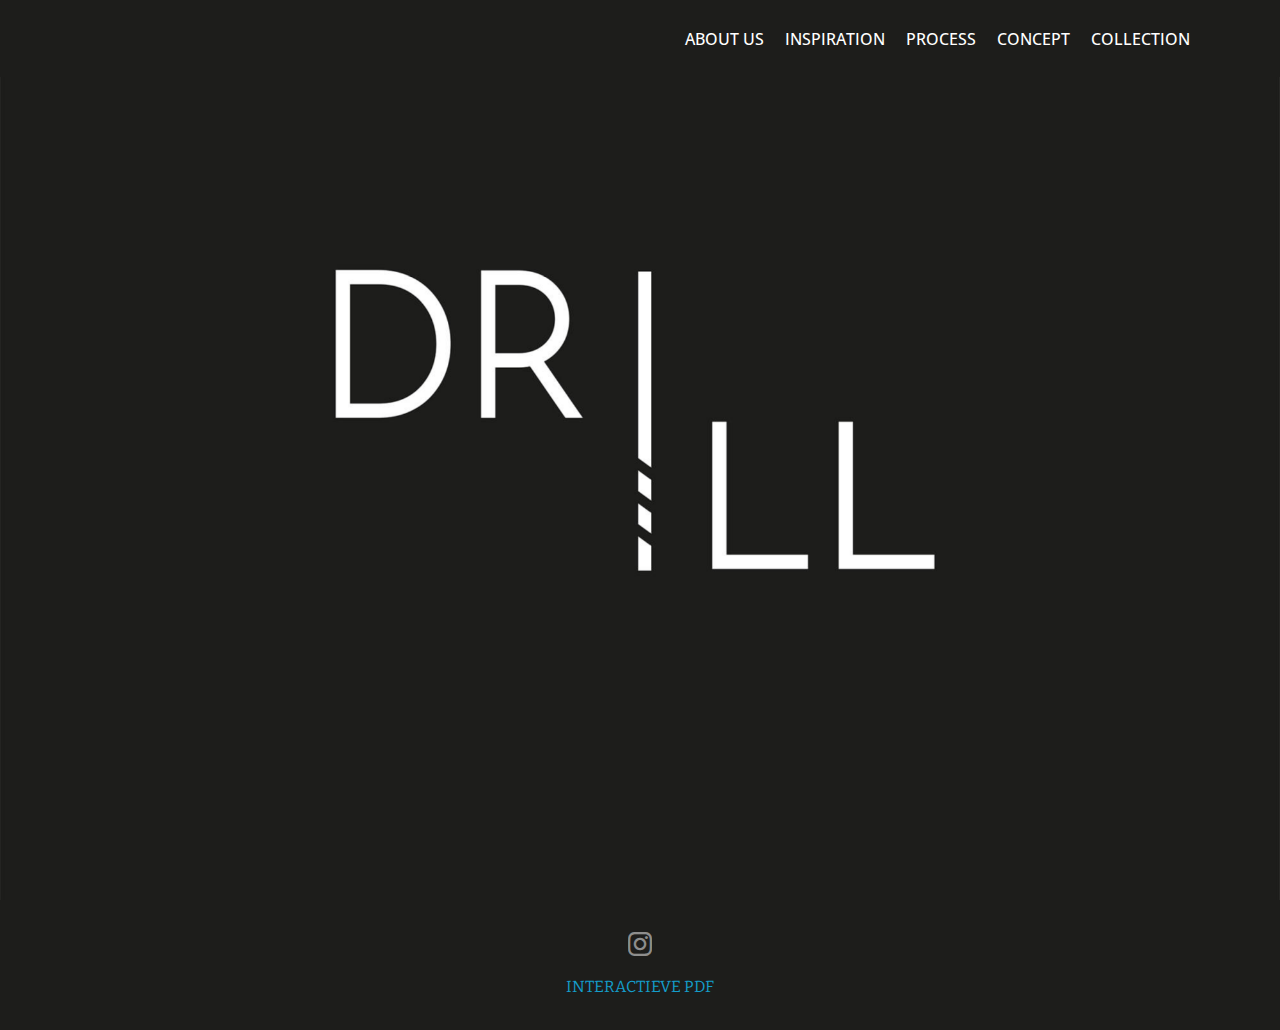
<file: index.html>
<!DOCTYPE html>
<html >
<head>
  <!-- Site made with Mobirise Website Builder v4.8.7, https://mobirise.com -->
  <meta charset="UTF-8">
  <meta http-equiv="X-UA-Compatible" content="IE=edge">
  <meta name="generator" content="Mobirise v4.8.7, mobirise.com">
  <meta name="viewport" content="width=device-width, initial-scale=1, minimum-scale=1">
  <link rel="shortcut icon" href="assets/images/logo2.png" type="image/x-icon">
  <meta name="description" content="">
  <title>Home</title>
  <link rel="stylesheet" href="assets/web/assets/mobirise-icons/mobirise-icons.css">
  <link rel="stylesheet" href="assets/tether/tether.min.css">
  <link rel="stylesheet" href="assets/soundcloud-plugin/style.css">
  <link rel="stylesheet" href="assets/bootstrap/css/bootstrap.min.css">
  <link rel="stylesheet" href="assets/bootstrap/css/bootstrap-grid.min.css">
  <link rel="stylesheet" href="assets/bootstrap/css/bootstrap-reboot.min.css">
  <link rel="stylesheet" href="assets/dropdown/css/style.css">
  <link rel="stylesheet" href="assets/socicon/css/styles.css">
  <link rel="stylesheet" href="assets/theme/css/style.css">
  <link rel="stylesheet" href="assets/mobirise/css/mbr-additional.css" type="text/css">
  
  
  
</head>
<body>
  <section class="menu cid-rcNLbJPeRR" once="menu" id="menu2-1n">

    

    <nav class="navbar navbar-expand beta-menu navbar-dropdown align-items-center navbar-fixed-top navbar-toggleable-sm">
        <button class="navbar-toggler navbar-toggler-right" type="button" data-toggle="collapse" data-target="#navbarSupportedContent" aria-controls="navbarSupportedContent" aria-expanded="false" aria-label="Toggle navigation">
            <div class="hamburger">
                <span></span>
                <span></span>
                <span></span>
                <span></span>
            </div>
        </button>
        <div class="menu-logo">
            <div class="navbar-brand">
                
                
            </div>
        </div>
        <div class="collapse navbar-collapse" id="navbarSupportedContent">
            <ul class="navbar-nav nav-dropdown nav-right navbar-nav-top-padding" data-app-modern-menu="true"><li class="nav-item">
                    <a class="nav-link link text-white display-1" href="page1.html">ABOUT US</a>
                </li>
                <li class="nav-item">
                    <a class="nav-link link text-white display-1" href="page9.html">INSPIRATION</a>
                </li><li class="nav-item dropdown"><a class="nav-link link text-white display-1" href="page2.html" aria-expanded="true">
                        PROCESS</a></li><li class="nav-item"><a class="nav-link link text-white display-1" href="page3.html">
                        CONCEPT</a></li><li class="nav-item"><a class="nav-link link text-white display-1" href="page10.html">
                        COLLECTION</a></li></ul>
            
        </div>
    </nav>
</section>

<section class="engine"><a href="https://mobirise.info/l">free site templates</a></section><section class="header9 cid-rcM9TxqGJZ mbr-fullscreen mbr-parallax-background" id="header9-h">

    

    

    <div class="container">
        <div class="media-container-column mbr-white col-md-8">
            
            
            
            
        </div>
    </div>

    
</section>

<section once="" class="cid-rcOtbx9Dyr" id="footer7-1p">

    

    

    <div class="container">
        <div class="media-container-row align-center mbr-white">
            
            <div class="row social-row">
                <div class="social-list align-right pb-2">
                    
                    
                    
                    
                    
                    
                <div class="soc-item">
                        <a href="https://www.instagram.com/drill_collective/" target="_blank">
                            <span class="mbr-iconfont mbr-iconfont-social socicon-instagram socicon"></span>
                        </a>
                    </div></div>
            </div>
            <div class="row row-copirayt">
                <p class="mbr-text mb-0 mbr-fonts-style mbr-white align-center display-7"><a href="https://drive.google.com/file/d/1qe_OW0Xb3hNZAz1D_d9QpYB_P6Pdfor4/view?usp=sharing" target="_blank">INTERACTIEVE PDF</a></p>
            </div>
        </div>
    </div>
</section>


  <script src="assets/web/assets/jquery/jquery.min.js"></script>
  <script src="assets/popper/popper.min.js"></script>
  <script src="assets/tether/tether.min.js"></script>
  <script src="assets/bootstrap/js/bootstrap.min.js"></script>
  <script src="assets/smoothscroll/smooth-scroll.js"></script>
  <script src="assets/dropdown/js/script.min.js"></script>
  <script src="assets/touchswipe/jquery.touch-swipe.min.js"></script>
  <script src="assets/parallax/jarallax.min.js"></script>
  <script src="assets/theme/js/script.js"></script>
  
  
</body>
</html>
</file>
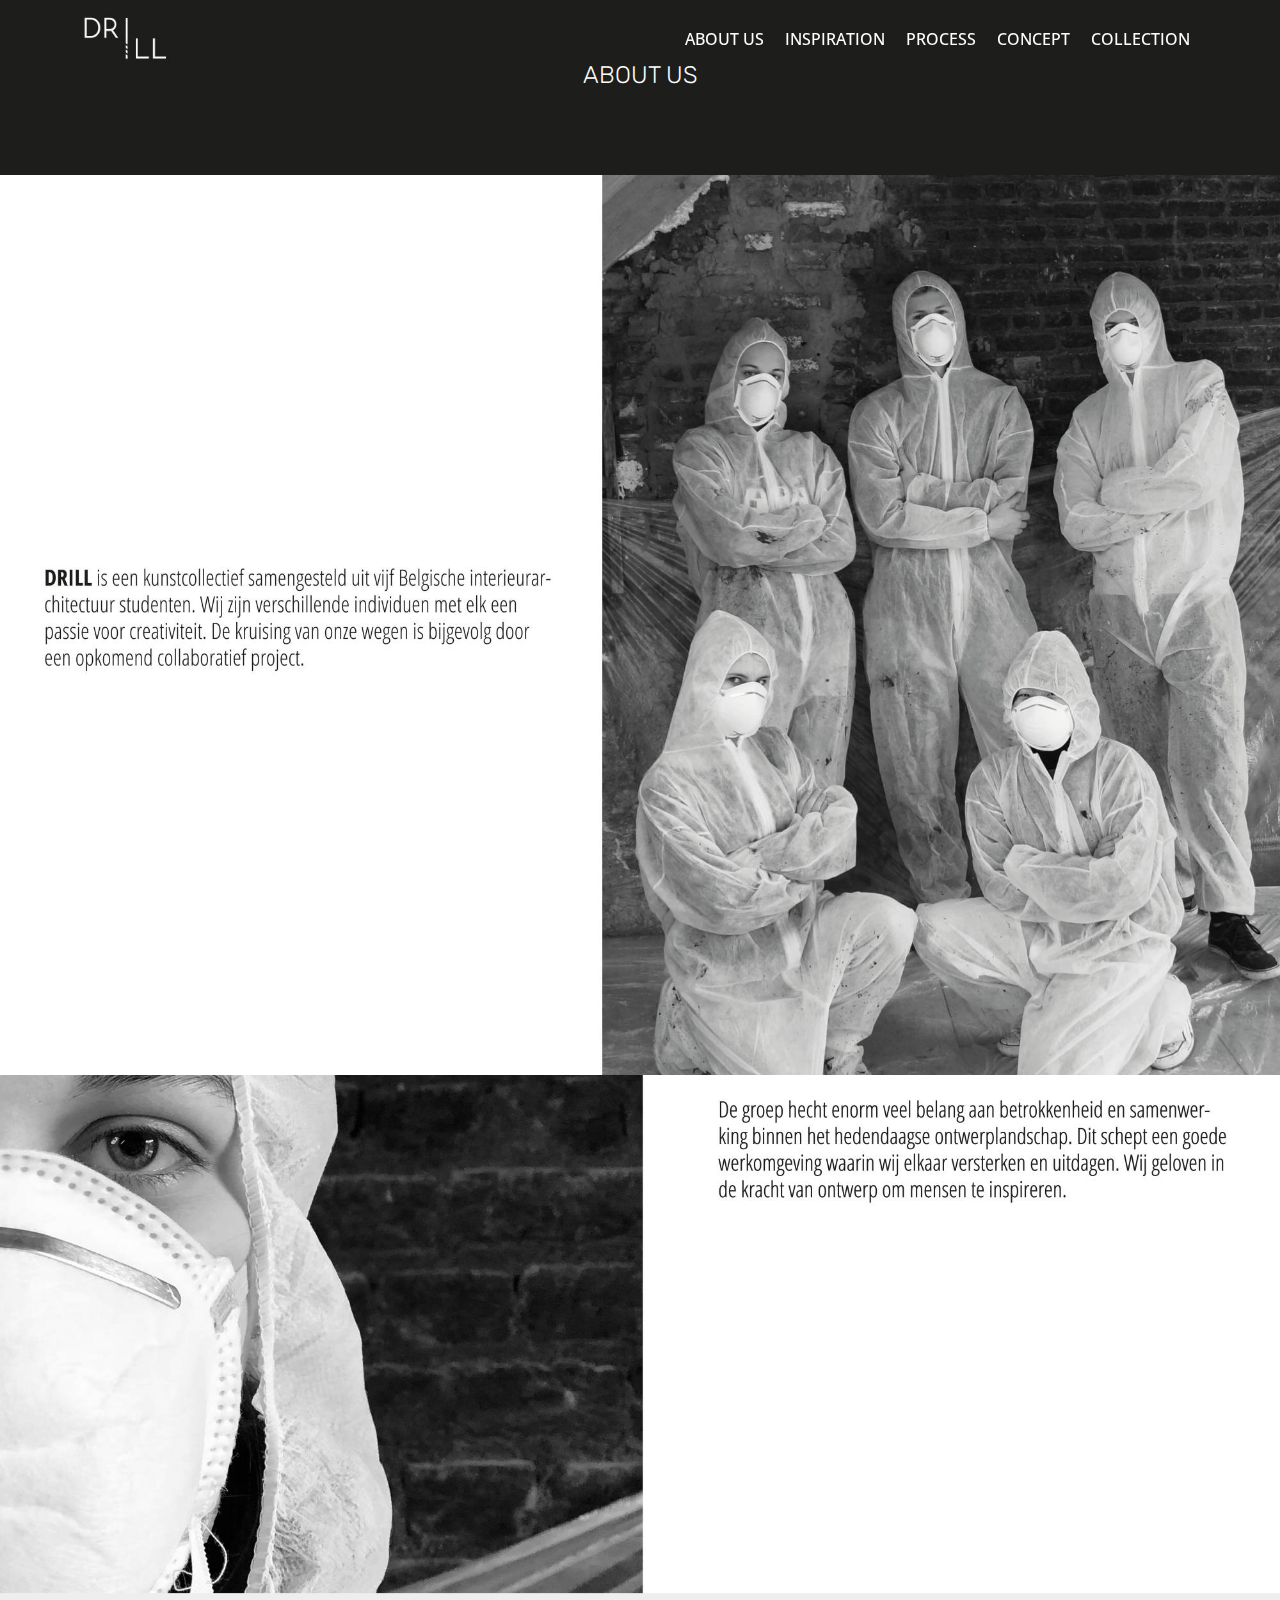
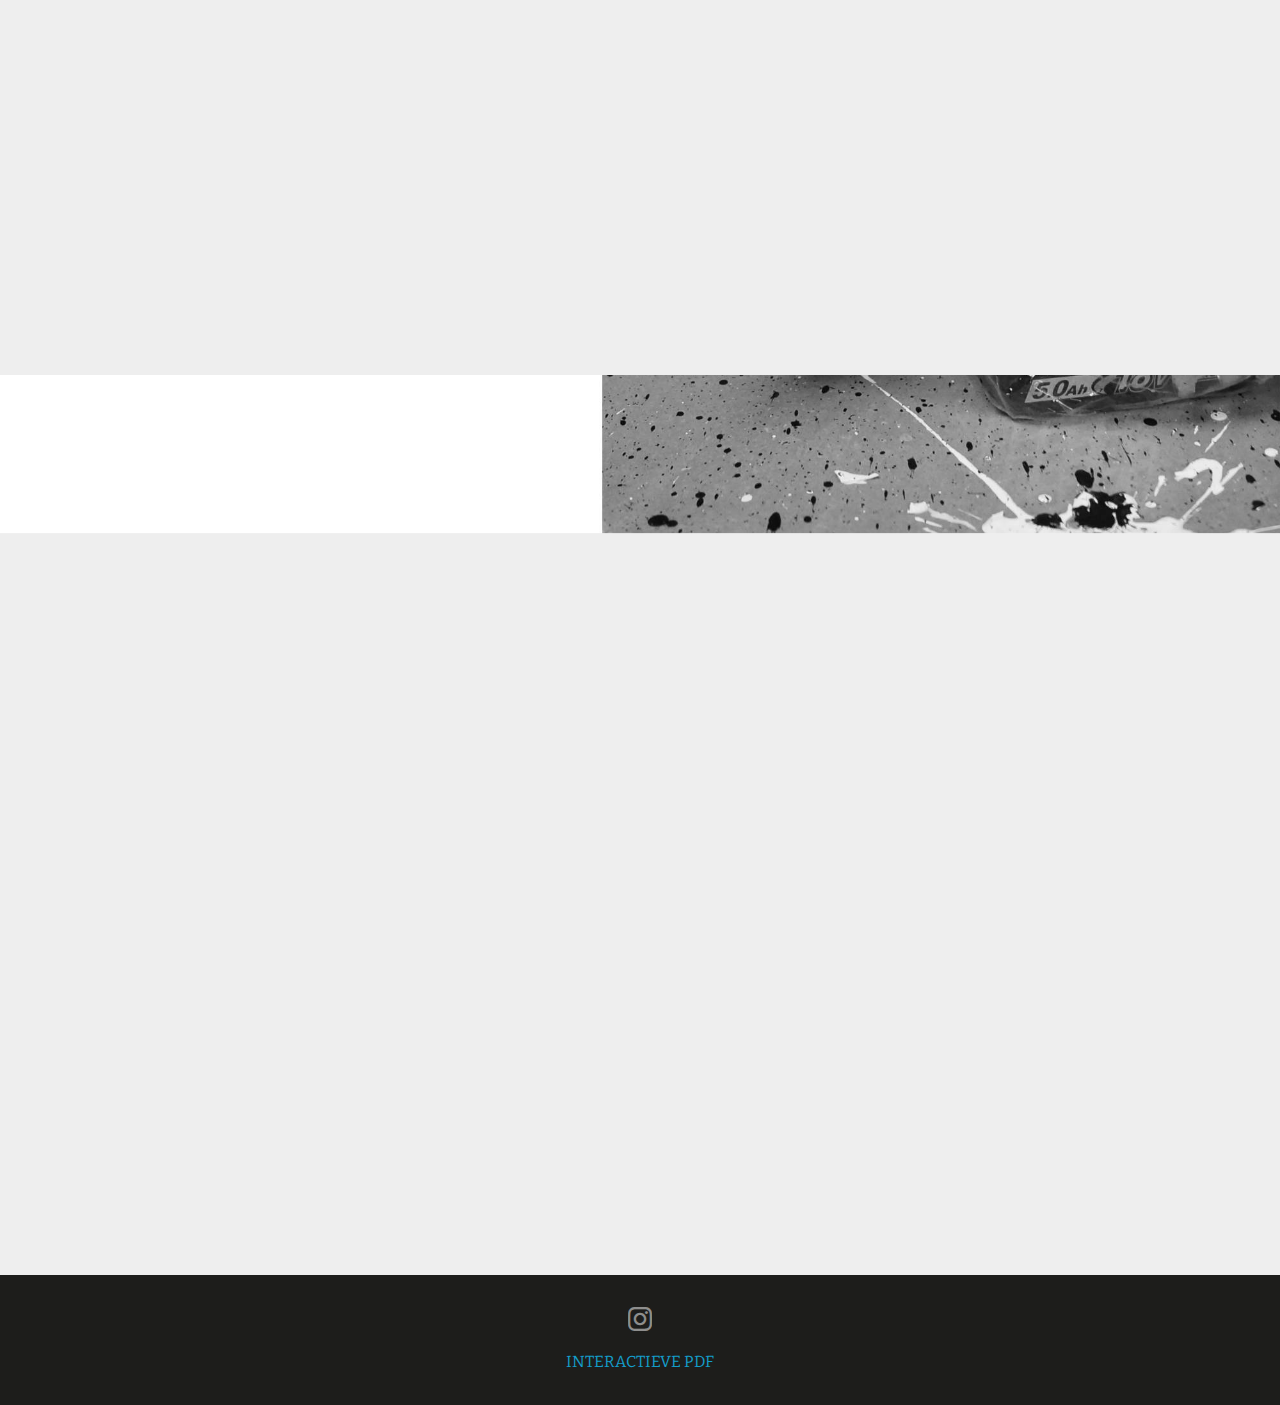
<file: page1.html>
<!DOCTYPE html>
<html >
<head>
  <!-- Site made with Mobirise Website Builder v4.8.7, https://mobirise.com -->
  <meta charset="UTF-8">
  <meta http-equiv="X-UA-Compatible" content="IE=edge">
  <meta name="generator" content="Mobirise v4.8.7, mobirise.com">
  <meta name="viewport" content="width=device-width, initial-scale=1, minimum-scale=1">
  <link rel="shortcut icon" href="assets/images/logo2.png" type="image/x-icon">
  <meta name="description" content="Web Site Creator Description">
  <title>about us</title>
  <link rel="stylesheet" href="assets/web/assets/mobirise-icons/mobirise-icons.css">
  <link rel="stylesheet" href="assets/tether/tether.min.css">
  <link rel="stylesheet" href="assets/soundcloud-plugin/style.css">
  <link rel="stylesheet" href="assets/bootstrap/css/bootstrap.min.css">
  <link rel="stylesheet" href="assets/bootstrap/css/bootstrap-grid.min.css">
  <link rel="stylesheet" href="assets/bootstrap/css/bootstrap-reboot.min.css">
  <link rel="stylesheet" href="assets/dropdown/css/style.css">
  <link rel="stylesheet" href="assets/socicon/css/styles.css">
  <link rel="stylesheet" href="assets/theme/css/style.css">
  <link rel="stylesheet" href="assets/mobirise/css/mbr-additional.css" type="text/css">
  
  
  
</head>
<body>
  <section class="menu cid-rcN53WNfOk" once="menu" id="menu1-13">

    

    <nav class="navbar navbar-expand beta-menu navbar-dropdown align-items-center navbar-fixed-top navbar-toggleable-sm bg-color transparent">
        <button class="navbar-toggler navbar-toggler-right" type="button" data-toggle="collapse" data-target="#navbarSupportedContent" aria-controls="navbarSupportedContent" aria-expanded="false" aria-label="Toggle navigation">
            <div class="hamburger">
                <span></span>
                <span></span>
                <span></span>
                <span></span>
            </div>
        </button>
        <div class="menu-logo">
            <div class="navbar-brand">
                <span class="navbar-logo">
                    <a href="index.html">
                         <img src="assets/images/logo-voor-airdrop-122x81.jpg" alt="Mobirise" title="" style="height: 3.8rem;">
                    </a>
                </span>
                
            </div>
        </div>
        <div class="collapse navbar-collapse" id="navbarSupportedContent">
            <ul class="navbar-nav nav-dropdown nav-right" data-app-modern-menu="true"><li class="nav-item">
                    <a class="nav-link link text-white display-1" href="page1.html">ABOUT US</a>
                </li><li class="nav-item">
                    <a class="nav-link link text-white display-1" href="page9.html">INSPIRATION</a>
                </li><li class="nav-item dropdown"><a class="nav-link link text-white display-1" href="page2.html" aria-expanded="true">PROCESS</a></li><li class="nav-item"><a class="nav-link link text-white display-1" href="page3.html">CONCEPT</a></li><li class="nav-item"><a class="nav-link link text-white display-1" href="page10.html">COLLECTION</a></li></ul>
            
        </div>
    </nav>
</section>

<section class="engine"><a href="https://mobirise.info/c">free site builder</a></section><section class="mbr-section content5 cid-reG94tVgVv" id="content5-20">

    

    

    <div class="container">
        <div class="media-container-row">
            <div class="title col-12 col-md-8">
                
                <h3 class="mbr-section-subtitle align-center mbr-light mbr-white pb-3 mbr-fonts-style display-5">ABOUT US</h3>
                
                
            </div>
        </div>
    </div>
</section>

<section class="cid-reLdmWUNTE mbr-fullscreen" id="header2-20">

    

    

    <div class="container align-center">
        <div class="row justify-content-md-center">
            <div class="mbr-white col-md-10">
                
                
                
                
            </div>
        </div>
    </div>
    
</section>

<section class="header10 cid-rcMYKHCWY9 mbr-fullscreen mbr-parallax-background" id="header10-y">

    

    

    <div class="container">
        <div class="media-container-column mbr-white col-lg-8 col-md-10 ml-auto">
            
            
            
            
        </div>
    </div>

    
</section>

<section class="header9 cid-rcN0aHGOFC mbr-fullscreen mbr-parallax-background" id="header9-z">

    

    

    <div class="container">
        <div class="media-container-column mbr-white col-md-8">
            
            
            
            
        </div>
    </div>

    
</section>

<section once="" class="cid-rcOtPKyYuN" id="footer7-1x">

    

    

    <div class="container">
        <div class="media-container-row align-center mbr-white">
            
            <div class="row social-row">
                <div class="social-list align-right pb-2">
                    
                    
                    
                    
                    
                    
                <div class="soc-item">
                        <a href="https://www.instagram.com/drill_collective/" target="_blank">
                            <span class="mbr-iconfont mbr-iconfont-social socicon-instagram socicon"></span>
                        </a>
                    </div></div>
            </div>
            <div class="row row-copirayt">
                <p class="mbr-text mb-0 mbr-fonts-style mbr-white align-center display-7"><a href="https://drive.google.com/file/d/1qe_OW0Xb3hNZAz1D_d9QpYB_P6Pdfor4/view?usp=sharing" target="_blank">INTERACTIEVE PDF</a></p>
            </div>
        </div>
    </div>
</section>


  <script src="assets/web/assets/jquery/jquery.min.js"></script>
  <script src="assets/popper/popper.min.js"></script>
  <script src="assets/tether/tether.min.js"></script>
  <script src="assets/bootstrap/js/bootstrap.min.js"></script>
  <script src="assets/smoothscroll/smooth-scroll.js"></script>
  <script src="assets/dropdown/js/script.min.js"></script>
  <script src="assets/touchswipe/jquery.touch-swipe.min.js"></script>
  <script src="assets/parallax/jarallax.min.js"></script>
  <script src="assets/theme/js/script.js"></script>
  
  
</body>
</html>
</file>
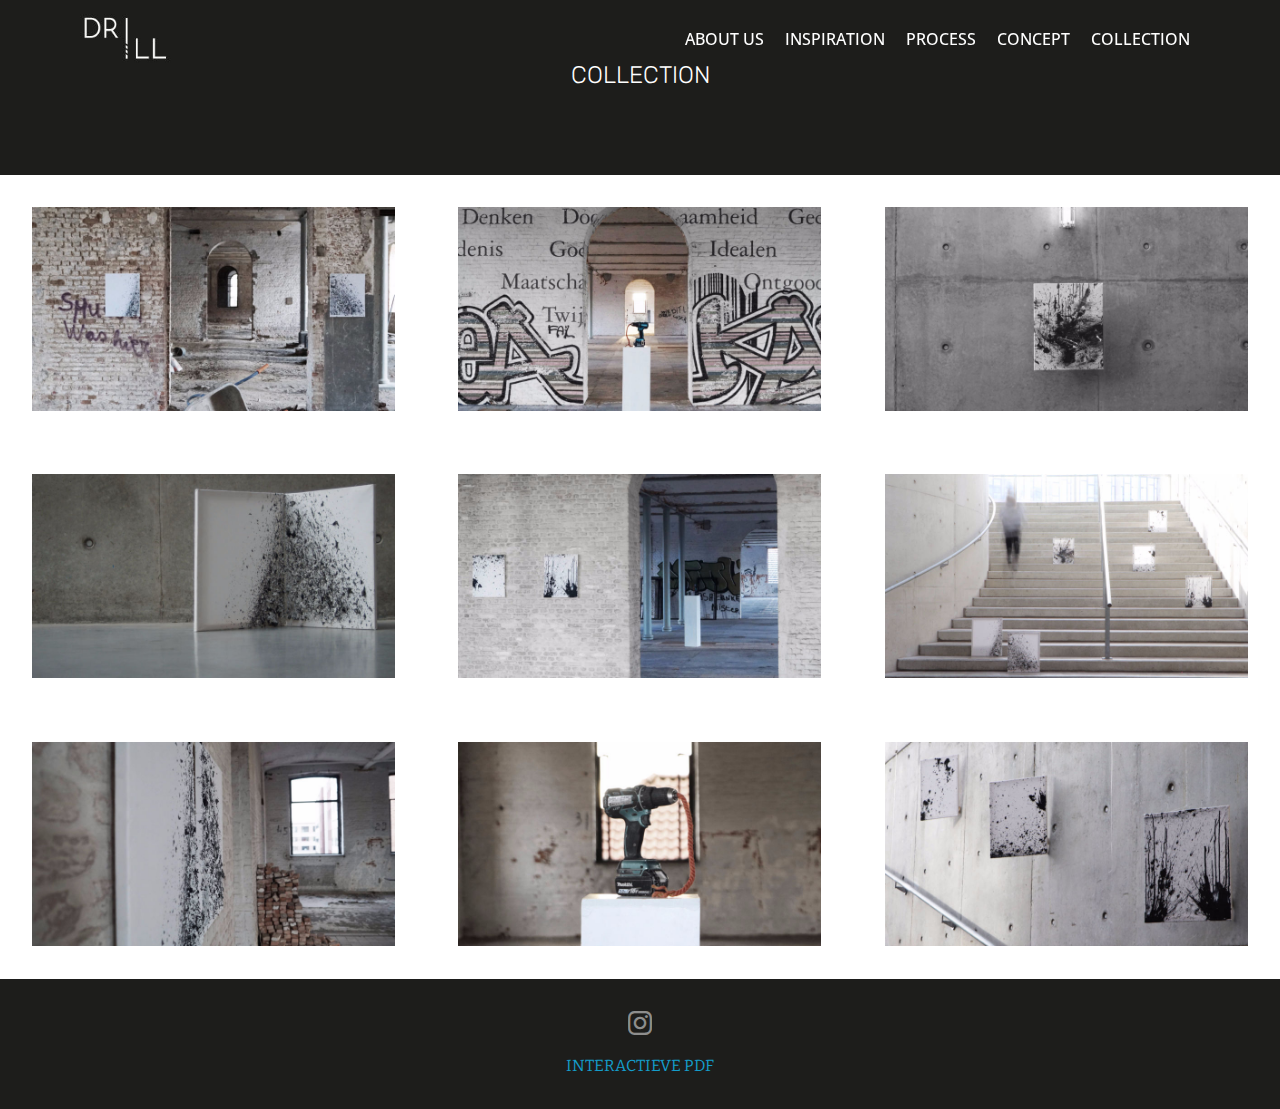
<file: page10.html>
<!DOCTYPE html>
<html >
<head>
  <!-- Site made with Mobirise Website Builder v4.8.7, https://mobirise.com -->
  <meta charset="UTF-8">
  <meta http-equiv="X-UA-Compatible" content="IE=edge">
  <meta name="generator" content="Mobirise v4.8.7, mobirise.com">
  <meta name="viewport" content="width=device-width, initial-scale=1, minimum-scale=1">
  <link rel="shortcut icon" href="assets/images/logo2.png" type="image/x-icon">
  <meta name="description" content="Web Creator Description">
  <title>collection</title>
  <link rel="stylesheet" href="assets/web/assets/mobirise-icons/mobirise-icons.css">
  <link rel="stylesheet" href="assets/tether/tether.min.css">
  <link rel="stylesheet" href="assets/soundcloud-plugin/style.css">
  <link rel="stylesheet" href="assets/bootstrap/css/bootstrap.min.css">
  <link rel="stylesheet" href="assets/bootstrap/css/bootstrap-grid.min.css">
  <link rel="stylesheet" href="assets/bootstrap/css/bootstrap-reboot.min.css">
  <link rel="stylesheet" href="assets/socicon/css/styles.css">
  <link rel="stylesheet" href="assets/dropdown/css/style.css">
  <link rel="stylesheet" href="assets/theme/css/style.css">
  <link rel="stylesheet" href="assets/gallery/style.css">
  <link rel="stylesheet" href="assets/mobirise/css/mbr-additional.css" type="text/css">
  
  
  
</head>
<body>
  <section class="menu cid-reMcTzD3dh" once="menu" id="menu1-2g">

    

    <nav class="navbar navbar-expand beta-menu navbar-dropdown align-items-center navbar-fixed-top navbar-toggleable-sm bg-color transparent">
        <button class="navbar-toggler navbar-toggler-right" type="button" data-toggle="collapse" data-target="#navbarSupportedContent" aria-controls="navbarSupportedContent" aria-expanded="false" aria-label="Toggle navigation">
            <div class="hamburger">
                <span></span>
                <span></span>
                <span></span>
                <span></span>
            </div>
        </button>
        <div class="menu-logo">
            <div class="navbar-brand">
                <span class="navbar-logo">
                    <a href="index.html">
                         <img src="assets/images/logo-voor-airdrop-122x81.jpg" alt="Mobirise" title="" style="height: 3.8rem;">
                    </a>
                </span>
                
            </div>
        </div>
        <div class="collapse navbar-collapse" id="navbarSupportedContent">
            <ul class="navbar-nav nav-dropdown nav-right" data-app-modern-menu="true"><li class="nav-item">
                    <a class="nav-link link text-white display-1" href="page1.html">ABOUT US</a>
                </li><li class="nav-item">
                    <a class="nav-link link text-white display-1" href="page9.html">INSPIRATION</a>
                </li><li class="nav-item dropdown"><a class="nav-link link text-white display-1" href="page2.html" aria-expanded="true">PROCESS</a></li><li class="nav-item"><a class="nav-link link text-white display-1" href="page3.html">CONCEPT</a></li><li class="nav-item"><a class="nav-link link text-white display-1" href="page10.html">COLLECTION</a></li></ul>
            
        </div>
    </nav>
</section>

<section class="engine"><a href="https://mobirise.info/e">how to make your own site for free</a></section><section class="mbr-section content5 cid-reMcTAi6ls" id="content5-2h">

    

    

    <div class="container">
        <div class="media-container-row">
            <div class="title col-12 col-md-8">
                
                <h3 class="mbr-section-subtitle align-center mbr-light mbr-white pb-3 mbr-fonts-style display-5">COLLECTION</h3>
                
                
            </div>
        </div>
    </div>
</section>

<section class="mbr-gallery mbr-slider-carousel cid-reMg7AiQTk" id="gallery3-2t">

    

    <div>
        <div><!-- Filter --><!-- Gallery --><div class="mbr-gallery-row"><div class="mbr-gallery-layout-default"><div><div><div class="mbr-gallery-item mbr-gallery-item--p4" data-video-url="false" data-tags="Bewegende"><div href="#lb-gallery3-2t" data-slide-to="0" data-toggle="modal"><img src="assets/images/dsc00967-1-2000x1121-800x450.jpg" alt="" title=""><span class="icon-focus"></span></div></div><div class="mbr-gallery-item mbr-gallery-item--p4" data-video-url="false" data-tags="Bewegende"><div href="#lb-gallery3-2t" data-slide-to="1" data-toggle="modal"><img src="assets/images/dsc01069-1-2000x1121-800x450.jpg" alt="" title=""><span class="icon-focus"></span></div></div><div class="mbr-gallery-item mbr-gallery-item--p4" data-video-url="false" data-tags="Bewegende"><div href="#lb-gallery3-2t" data-slide-to="2" data-toggle="modal"><img src="assets/images/dsc00823-2-2000x1121-800x450.jpg" alt="" title=""><span class="icon-focus"></span></div></div><div class="mbr-gallery-item mbr-gallery-item--p4" data-video-url="false" data-tags="Bewegende"><div href="#lb-gallery3-2t" data-slide-to="3" data-toggle="modal"><img src="assets/images/dsc00835-2000x1121-800x450.jpg" alt="" title=""><span class="icon-focus"></span></div></div><div class="mbr-gallery-item mbr-gallery-item--p4" data-video-url="false" data-tags="Bewegende"><div href="#lb-gallery3-2t" data-slide-to="4" data-toggle="modal"><img src="assets/images/dsc01016-1-2000x1121-800x450.jpg" alt="" title=""><span class="icon-focus"></span></div></div><div class="mbr-gallery-item mbr-gallery-item--p4" data-video-url="false" data-tags="Bewegende"><div href="#lb-gallery3-2t" data-slide-to="5" data-toggle="modal"><img src="assets/images/img-1605-2000x1333-800x450.jpg" alt="" title=""><span class="icon-focus"></span></div></div><div class="mbr-gallery-item mbr-gallery-item--p4" data-video-url="false" data-tags="Bewegende"><div href="#lb-gallery3-2t" data-slide-to="6" data-toggle="modal"><img src="assets/images/dsc01063-2000x1121-800x450.jpg" alt="" title=""><span class="icon-focus"></span></div></div><div class="mbr-gallery-item mbr-gallery-item--p4" data-video-url="false" data-tags="Bewegende"><div href="#lb-gallery3-2t" data-slide-to="7" data-toggle="modal"><img src="assets/images/img-1727-2000x1333-800x450.jpg" alt="" title=""><span class="icon-focus"></span></div></div><div class="mbr-gallery-item mbr-gallery-item--p4" data-video-url="false" data-tags="Bewegende"><div href="#lb-gallery3-2t" data-slide-to="8" data-toggle="modal"><img src="assets/images/img-1535-2000x1333-800x450.jpg" alt="" title=""><span class="icon-focus"></span></div></div></div></div><div class="clearfix"></div></div></div><!-- Lightbox --><div data-app-prevent-settings="" class="mbr-slider modal fade carousel slide" tabindex="-1" data-keyboard="true" data-interval="false" id="lb-gallery3-2t"><div class="modal-dialog"><div class="modal-content"><div class="modal-body"><div class="carousel-inner"><div class="carousel-item"><img src="assets/images/dsc00967-1-2000x1121.jpg" alt="" title=""></div><div class="carousel-item"><img src="assets/images/dsc01069-1-2000x1121.jpg" alt="" title=""></div><div class="carousel-item"><img src="assets/images/dsc00823-2-2000x1121.jpg" alt="" title=""></div><div class="carousel-item"><img src="assets/images/dsc00835-2000x1121.jpg" alt="" title=""></div><div class="carousel-item"><img src="assets/images/dsc01016-1-2000x1121.jpg" alt="" title=""></div><div class="carousel-item"><img src="assets/images/img-1605-2000x1333.jpg" alt="" title=""></div><div class="carousel-item"><img src="assets/images/dsc01063-2000x1121.jpg" alt="" title=""></div><div class="carousel-item active"><img src="assets/images/img-1727-2000x1333.jpg" alt="" title=""></div><div class="carousel-item"><img src="assets/images/img-1535-2000x1333.jpg" alt="" title=""></div></div><a class="carousel-control carousel-control-prev" role="button" data-slide="prev" href="#lb-gallery3-2t"><span class="mbri-left mbr-iconfont" aria-hidden="true"></span><span class="sr-only">Previous</span></a><a class="carousel-control carousel-control-next" role="button" data-slide="next" href="#lb-gallery3-2t"><span class="mbri-right mbr-iconfont" aria-hidden="true"></span><span class="sr-only">Next</span></a><a class="close" href="#" role="button" data-dismiss="modal"><span class="sr-only">Close</span></a></div></div></div></div></div>
    </div>

</section>

<section once="" class="cid-reMcTCVCoC" id="footer7-2n">

    

    

    <div class="container">
        <div class="media-container-row align-center mbr-white">
            
            <div class="row social-row">
                <div class="social-list align-right pb-2">
                    
                    
                    
                    
                    
                    
                <div class="soc-item">
                        <a href="https://www.instagram.com/drill_collective/" target="_blank">
                            <span class="mbr-iconfont mbr-iconfont-social socicon-instagram socicon"></span>
                        </a>
                    </div></div>
            </div>
            <div class="row row-copirayt">
                <p class="mbr-text mb-0 mbr-fonts-style mbr-white align-center display-7"><a href="https://drive.google.com/file/d/1qe_OW0Xb3hNZAz1D_d9QpYB_P6Pdfor4/view?usp=sharing" target="_blank">INTERACTIEVE PDF</a></p>
            </div>
        </div>
    </div>
</section>


  <script src="assets/web/assets/jquery/jquery.min.js"></script>
  <script src="assets/popper/popper.min.js"></script>
  <script src="assets/tether/tether.min.js"></script>
  <script src="assets/bootstrap/js/bootstrap.min.js"></script>
  <script src="assets/dropdown/js/script.min.js"></script>
  <script src="assets/smoothscroll/smooth-scroll.js"></script>
  <script src="assets/masonry/masonry.pkgd.min.js"></script>
  <script src="assets/imagesloaded/imagesloaded.pkgd.min.js"></script>
  <script src="assets/bootstrapcarouselswipe/bootstrap-carousel-swipe.js"></script>
  <script src="assets/vimeoplayer/jquery.mb.vimeo_player.js"></script>
  <script src="assets/touchswipe/jquery.touch-swipe.min.js"></script>
  <script src="assets/theme/js/script.js"></script>
  <script src="assets/gallery/player.min.js"></script>
  <script src="assets/gallery/script.js"></script>
  <script src="assets/slidervideo/script.js"></script>
  
  
</body>
</html>
</file>
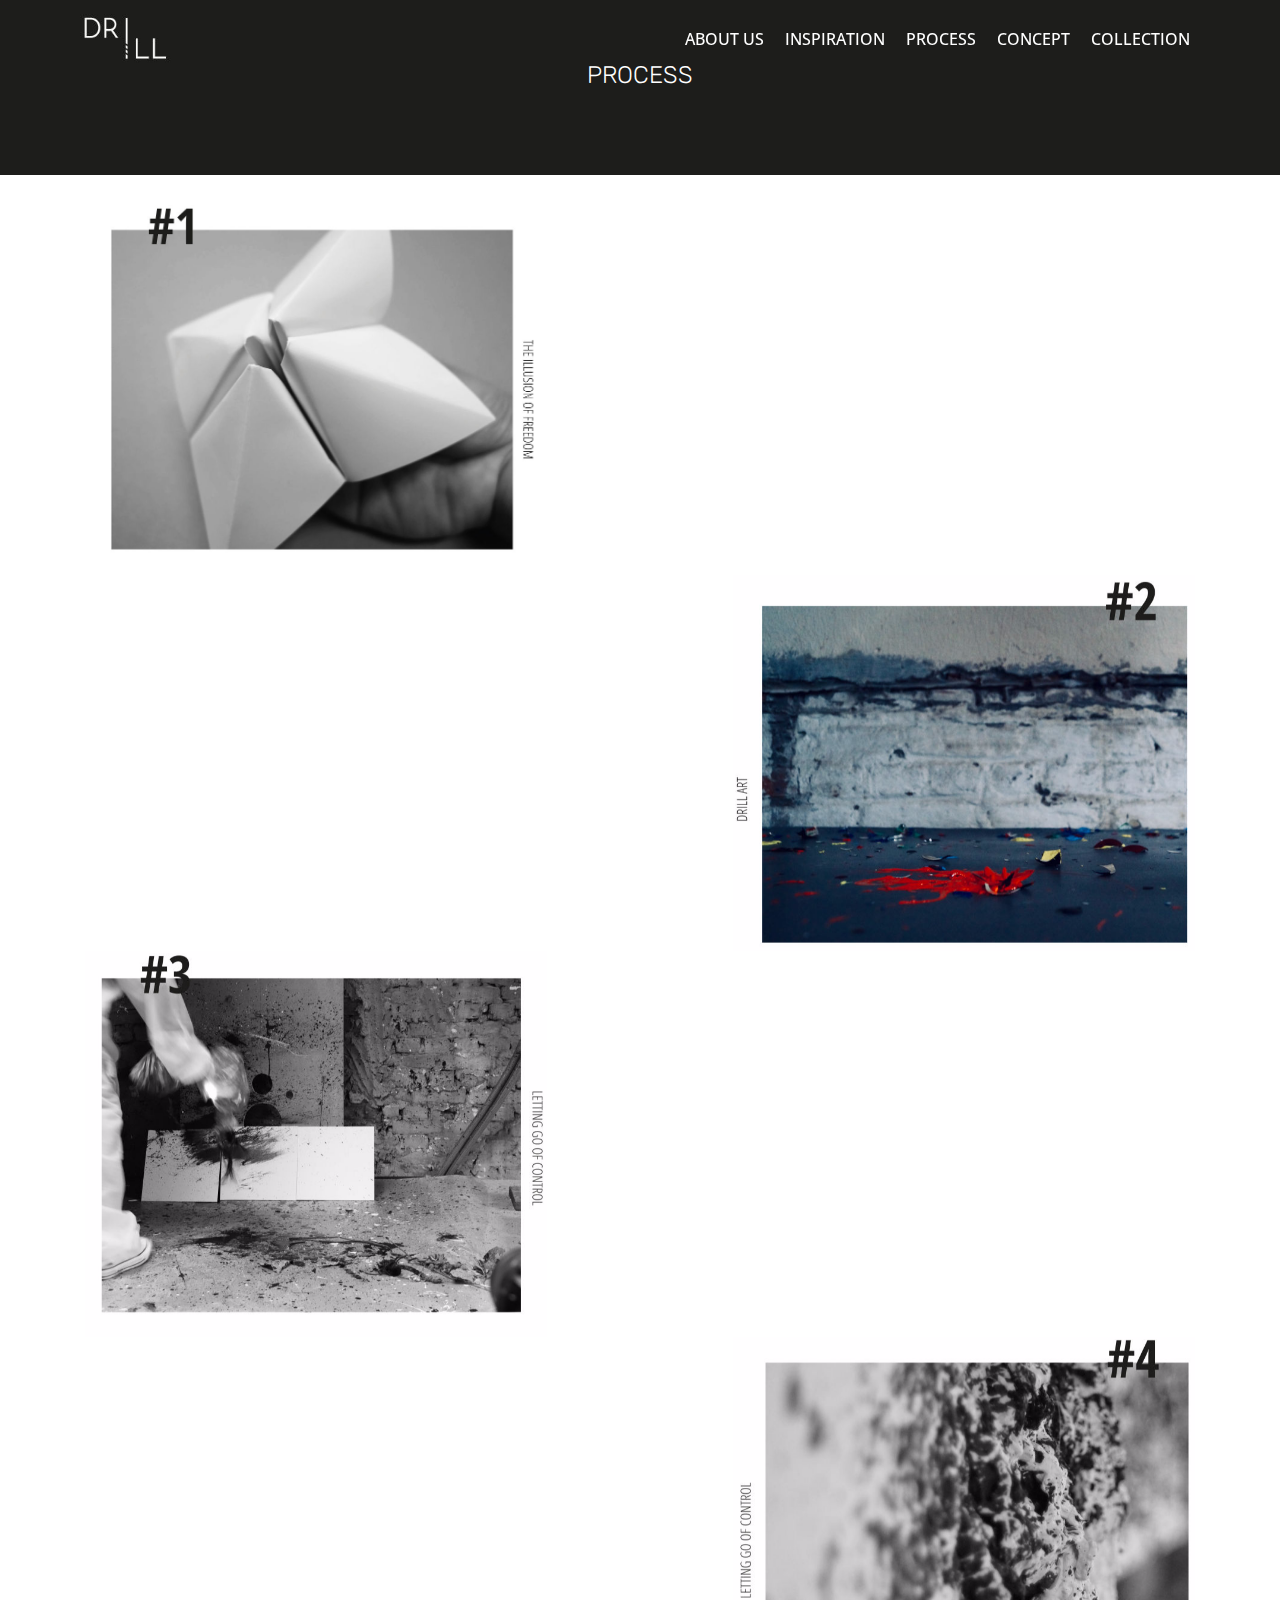
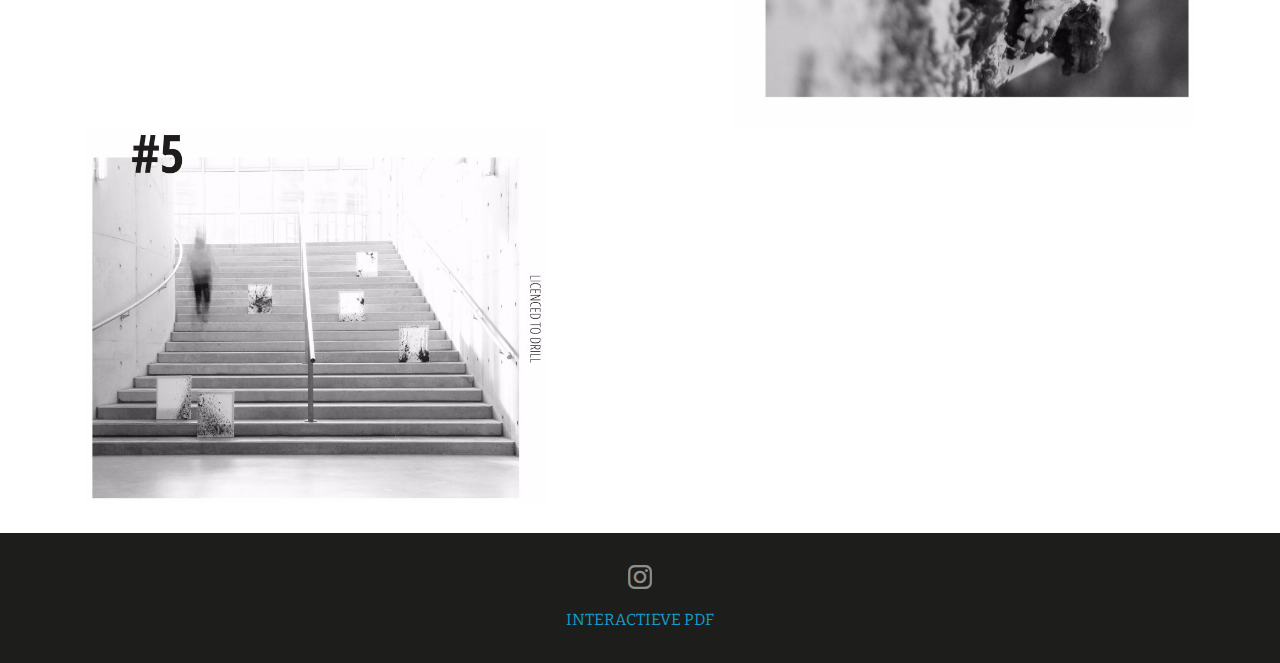
<file: page2.html>
<!DOCTYPE html>
<html >
<head>
  <!-- Site made with Mobirise Website Builder v4.8.7, https://mobirise.com -->
  <meta charset="UTF-8">
  <meta http-equiv="X-UA-Compatible" content="IE=edge">
  <meta name="generator" content="Mobirise v4.8.7, mobirise.com">
  <meta name="viewport" content="width=device-width, initial-scale=1, minimum-scale=1">
  <link rel="shortcut icon" href="assets/images/logo2.png" type="image/x-icon">
  <meta name="description" content="Web Creator Description">
  <title>process</title>
  <link rel="stylesheet" href="assets/web/assets/mobirise-icons/mobirise-icons.css">
  <link rel="stylesheet" href="assets/tether/tether.min.css">
  <link rel="stylesheet" href="assets/bootstrap/css/bootstrap.min.css">
  <link rel="stylesheet" href="assets/bootstrap/css/bootstrap-grid.min.css">
  <link rel="stylesheet" href="assets/bootstrap/css/bootstrap-reboot.min.css">
  <link rel="stylesheet" href="assets/soundcloud-plugin/style.css">
  <link rel="stylesheet" href="assets/socicon/css/styles.css">
  <link rel="stylesheet" href="assets/dropdown/css/style.css">
  <link rel="stylesheet" href="assets/theme/css/style.css">
  <link rel="stylesheet" href="assets/mobirise/css/mbr-additional.css" type="text/css">
  
  
  
</head>
<body>
  <section class="menu cid-rcN4YaUyCw" once="menu" id="menu1-12">

    

    <nav class="navbar navbar-expand beta-menu navbar-dropdown align-items-center navbar-fixed-top navbar-toggleable-sm bg-color transparent">
        <button class="navbar-toggler navbar-toggler-right" type="button" data-toggle="collapse" data-target="#navbarSupportedContent" aria-controls="navbarSupportedContent" aria-expanded="false" aria-label="Toggle navigation">
            <div class="hamburger">
                <span></span>
                <span></span>
                <span></span>
                <span></span>
            </div>
        </button>
        <div class="menu-logo">
            <div class="navbar-brand">
                <span class="navbar-logo">
                    <a href="index.html">
                         <img src="assets/images/logo-voor-airdrop-122x81.jpg" alt="Mobirise" title="" style="height: 3.8rem;">
                    </a>
                </span>
                
            </div>
        </div>
        <div class="collapse navbar-collapse" id="navbarSupportedContent">
            <ul class="navbar-nav nav-dropdown nav-right" data-app-modern-menu="true"><li class="nav-item">
                    <a class="nav-link link text-white display-1" href="page1.html">ABOUT US</a>
                </li><li class="nav-item">
                    <a class="nav-link link text-white display-1" href="page9.html">INSPIRATION</a>
                </li><li class="nav-item dropdown"><a class="nav-link link text-white display-1" href="page2.html" aria-expanded="true">PROCESS</a></li><li class="nav-item"><a class="nav-link link text-white display-1" href="page3.html">CONCEPT</a></li><li class="nav-item"><a class="nav-link link text-white display-1" href="page10.html">COLLECTION</a></li></ul>
            
        </div>
    </nav>
</section>

<section class="engine"><a href="https://mobirise.info/n">simple site templates</a></section><section class="mbr-section content5 cid-rcN6sjsufT" id="content5-15">

    

    

    <div class="container">
        <div class="media-container-row">
            <div class="title col-12 col-md-8">
                
                <h3 class="mbr-section-subtitle align-center mbr-light mbr-white pb-3 mbr-fonts-style display-5">
                    PROCESS</h3>
                
                
            </div>
        </div>
    </div>
</section>

<section class="header3 cid-reLZZWQgyG" id="header3-2a">

    

    

    <div class="container">
        <div class="media-container-row">
            <div class="mbr-figure" style="width: 85%;">
                <a href="https://drive.google.com/file/d/1H2Ngz8uH6pkWBIH8exGON52KPzCSBfYs/view?usp=sharing" target="_blank"><img src="assets/images/dezeweek-1-en-helft-week-2-1014x811.jpg" alt="Mobirise" title=""></a>
            </div>

            <div class="media-content">
                <h1 class="mbr-section-title mbr-white pb-3 mbr-fonts-style display-1">
                    Intro met afbeelding
                </h1>
                
                <div class="mbr-section-text mbr-white pb-3 ">
                    
                </div>
                
            </div>
        </div>
    </div>

</section>

<section class="header3 cid-reM3hQi9O4" id="header3-2c">

    

    

    <div class="container">
        <div class="media-container-row">
            <div class="mbr-figure" style="width: 85%;">
                <a href="https://drive.google.com/file/d/1VMJJQCIhh7BP0rfZxXpdyEKTHmFYej1A/view?usp=sharing" target="_blank"><img src="assets/images/nummer-2-site-924x781.jpg" alt="Mobirise" title=""></a>
            </div>

            <div class="media-content">
                
                
                <div class="mbr-section-text mbr-white pb-3 ">
                    
                </div>
                
            </div>
        </div>
    </div>

</section>

<section class="header3 cid-reM5Ns4Pji" id="header3-2d">

    

    

    <div class="container">
        <div class="media-container-row">
            <div class="mbr-figure" style="width: 85%;">
                <a href="https://drive.google.com/file/d/1Hb1tXAENnL4JGFjtBNth0Wk3uOMFreF0/view?usp=sharing" target="_blank"><img src="assets/images/nummer-3-site-924x781.jpg" alt="Mobirise" title=""></a>
            </div>

            <div class="media-content">
                
                
                <div class="mbr-section-text mbr-white pb-3 ">
                    
                </div>
                
            </div>
        </div>
    </div>

</section>

<section class="header3 cid-reM8Q010KP" id="header3-2e">

    

    

    <div class="container">
        <div class="media-container-row">
            <div class="mbr-figure" style="width: 85%;">
                <a href="https://drive.google.com/file/d/1ELUEZWYRr420EU8QzCehkyasUptbxk67/view?usp=sharing" target="_blank"><img src="assets/images/nummer-4-site-924x781.jpg" alt="Mobirise" title=""></a>
            </div>

            <div class="media-content">
                
                
                <div class="mbr-section-text mbr-white pb-3 ">
                    
                </div>
                
            </div>
        </div>
    </div>

</section>

<section class="header3 cid-reMbE17Bfd" id="header3-2f">

    

    

    <div class="container">
        <div class="media-container-row">
            <div class="mbr-figure" style="width: 85%;">
                <a href="https://drive.google.com/file/d/1i4bvycQqWfBoQAJsJVAbIPyt2UVctLXk/view?usp=sharing" target="_blank"><img src="assets/images/week-5-1014x858.jpg" alt="Mobirise" title=""></a>
            </div>

            <div class="media-content">
                
                
                <div class="mbr-section-text mbr-white pb-3 ">
                    
                </div>
                
            </div>
        </div>
    </div>

</section>

<section once="" class="cid-rcOtGxnW9d" id="footer7-1w">

    

    

    <div class="container">
        <div class="media-container-row align-center mbr-white">
            
            <div class="row social-row">
                <div class="social-list align-right pb-2">
                    
                    
                    
                    
                    
                    
                <div class="soc-item">
                        <a href="https://www.instagram.com/drill_collective/" target="_blank">
                            <span class="mbr-iconfont mbr-iconfont-social socicon-instagram socicon"></span>
                        </a>
                    </div></div>
            </div>
            <div class="row row-copirayt">
                <p class="mbr-text mb-0 mbr-fonts-style mbr-white align-center display-7"><a href="https://drive.google.com/file/d/1qe_OW0Xb3hNZAz1D_d9QpYB_P6Pdfor4/view?usp=sharing" target="_blank">INTERACTIEVE PDF</a></p>
            </div>
        </div>
    </div>
</section>


  <script src="assets/web/assets/jquery/jquery.min.js"></script>
  <script src="assets/popper/popper.min.js"></script>
  <script src="assets/tether/tether.min.js"></script>
  <script src="assets/bootstrap/js/bootstrap.min.js"></script>
  <script src="assets/dropdown/js/script.min.js"></script>
  <script src="assets/touchswipe/jquery.touch-swipe.min.js"></script>
  <script src="assets/smoothscroll/smooth-scroll.js"></script>
  <script src="assets/theme/js/script.js"></script>
  
  
</body>
</html>
</file>
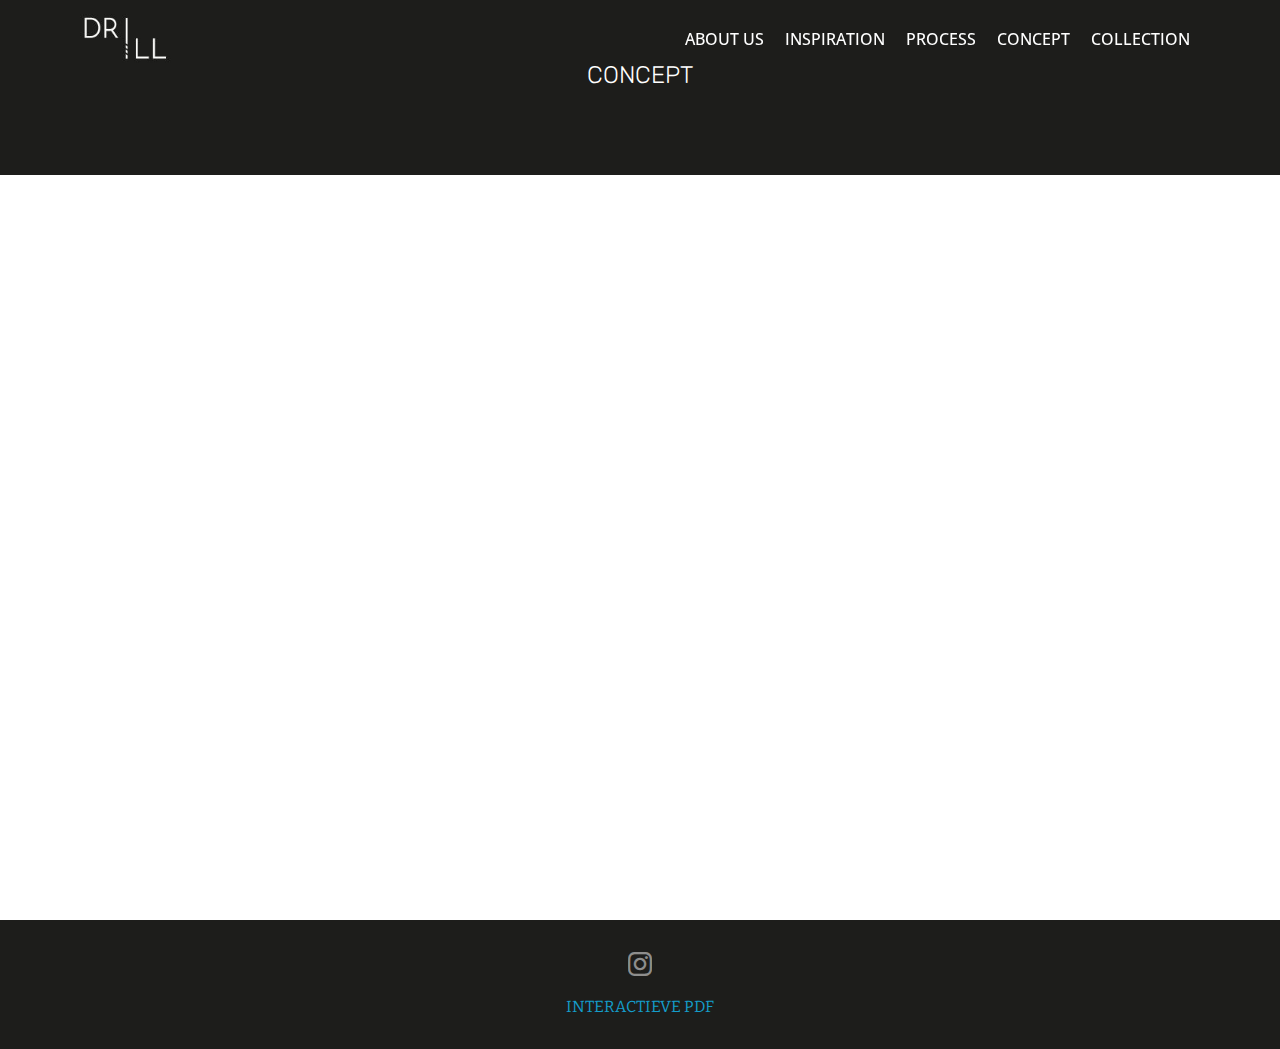
<file: page3.html>
<!DOCTYPE html>
<html >
<head>
  <!-- Site made with Mobirise Website Builder v4.8.7, https://mobirise.com -->
  <meta charset="UTF-8">
  <meta http-equiv="X-UA-Compatible" content="IE=edge">
  <meta name="generator" content="Mobirise v4.8.7, mobirise.com">
  <meta name="viewport" content="width=device-width, initial-scale=1, minimum-scale=1">
  <link rel="shortcut icon" href="assets/images/logo2.png" type="image/x-icon">
  <meta name="description" content="Site Maker Description">
  <title>concept</title>
  <link rel="stylesheet" href="assets/web/assets/mobirise-icons/mobirise-icons.css">
  <link rel="stylesheet" href="assets/tether/tether.min.css">
  <link rel="stylesheet" href="assets/bootstrap/css/bootstrap.min.css">
  <link rel="stylesheet" href="assets/bootstrap/css/bootstrap-grid.min.css">
  <link rel="stylesheet" href="assets/bootstrap/css/bootstrap-reboot.min.css">
  <link rel="stylesheet" href="assets/soundcloud-plugin/style.css">
  <link rel="stylesheet" href="assets/socicon/css/styles.css">
  <link rel="stylesheet" href="assets/dropdown/css/style.css">
  <link rel="stylesheet" href="assets/theme/css/style.css">
  <link rel="stylesheet" href="assets/mobirise/css/mbr-additional.css" type="text/css">
  
  
  
</head>
<body>
  <section class="menu cid-rcN4RhDNw0" once="menu" id="menu1-10">

    

    <nav class="navbar navbar-expand beta-menu navbar-dropdown align-items-center navbar-fixed-top navbar-toggleable-sm bg-color transparent">
        <button class="navbar-toggler navbar-toggler-right" type="button" data-toggle="collapse" data-target="#navbarSupportedContent" aria-controls="navbarSupportedContent" aria-expanded="false" aria-label="Toggle navigation">
            <div class="hamburger">
                <span></span>
                <span></span>
                <span></span>
                <span></span>
            </div>
        </button>
        <div class="menu-logo">
            <div class="navbar-brand">
                <span class="navbar-logo">
                    <a href="index.html">
                         <img src="assets/images/logo-voor-airdrop-122x81.jpg" alt="Mobirise" title="" style="height: 3.8rem;">
                    </a>
                </span>
                
            </div>
        </div>
        <div class="collapse navbar-collapse" id="navbarSupportedContent">
            <ul class="navbar-nav nav-dropdown nav-right" data-app-modern-menu="true"><li class="nav-item">
                    <a class="nav-link link text-white display-1" href="page1.html">ABOUT US</a>
                </li><li class="nav-item">
                    <a class="nav-link link text-white display-1" href="page9.html">INSPIRATION</a>
                </li><li class="nav-item dropdown"><a class="nav-link link text-white display-1" href="page2.html" aria-expanded="true">PROCESS</a></li><li class="nav-item"><a class="nav-link link text-white display-1" href="page3.html">CONCEPT</a></li><li class="nav-item"><a class="nav-link link text-white display-1" href="page10.html">COLLECTION</a></li></ul>
            
        </div>
    </nav>
</section>

<section class="engine"><a href="https://mobirise.info/g">build your own website for free</a></section><section class="mbr-section content5 cid-rcNrll4H3c" id="content5-1a">

    

    

    <div class="container">
        <div class="media-container-row">
            <div class="title col-12 col-md-8">
                
                <h3 class="mbr-section-subtitle align-center mbr-light mbr-white pb-3 mbr-fonts-style display-5">
                    CONCEPT</h3>
                
                
            </div>
        </div>
    </div>
</section>

<section class="cid-reLNuyHoCD" id="video2-20">

    
    
    <figure class="mbr-figure align-center container">
        <div class="video-block" style="width: 100%;">
            <div><iframe class="mbr-embedded-video" src="https://www.youtube.com/embed/ZUcNIKo_-2M?rel=0&amp;amp;showinfo=0&amp;autoplay=0&amp;loop=0" width="1280" height="720" frameborder="0" allowfullscreen></iframe></div>
        </div>
    </figure>
</section>

<section once="" class="cid-rcOtBHpqv6" id="footer7-1v">

    

    

    <div class="container">
        <div class="media-container-row align-center mbr-white">
            
            <div class="row social-row">
                <div class="social-list align-right pb-2">
                    
                    
                    
                    
                    
                    
                <div class="soc-item">
                        <a href="https://www.instagram.com/drill_collective/" target="_blank">
                            <span class="mbr-iconfont mbr-iconfont-social socicon-instagram socicon"></span>
                        </a>
                    </div></div>
            </div>
            <div class="row row-copirayt">
                <p class="mbr-text mb-0 mbr-fonts-style mbr-white align-center display-7"><a href="https://drive.google.com/file/d/1qe_OW0Xb3hNZAz1D_d9QpYB_P6Pdfor4/view?usp=sharing" target="_blank">INTERACTIEVE PDF</a></p>
            </div>
        </div>
    </div>
</section>


  <script src="assets/web/assets/jquery/jquery.min.js"></script>
  <script src="assets/popper/popper.min.js"></script>
  <script src="assets/tether/tether.min.js"></script>
  <script src="assets/bootstrap/js/bootstrap.min.js"></script>
  <script src="assets/dropdown/js/script.min.js"></script>
  <script src="assets/touchswipe/jquery.touch-swipe.min.js"></script>
  <script src="assets/smoothscroll/smooth-scroll.js"></script>
  <script src="assets/theme/js/script.js"></script>
  
  
</body>
</html>
</file>
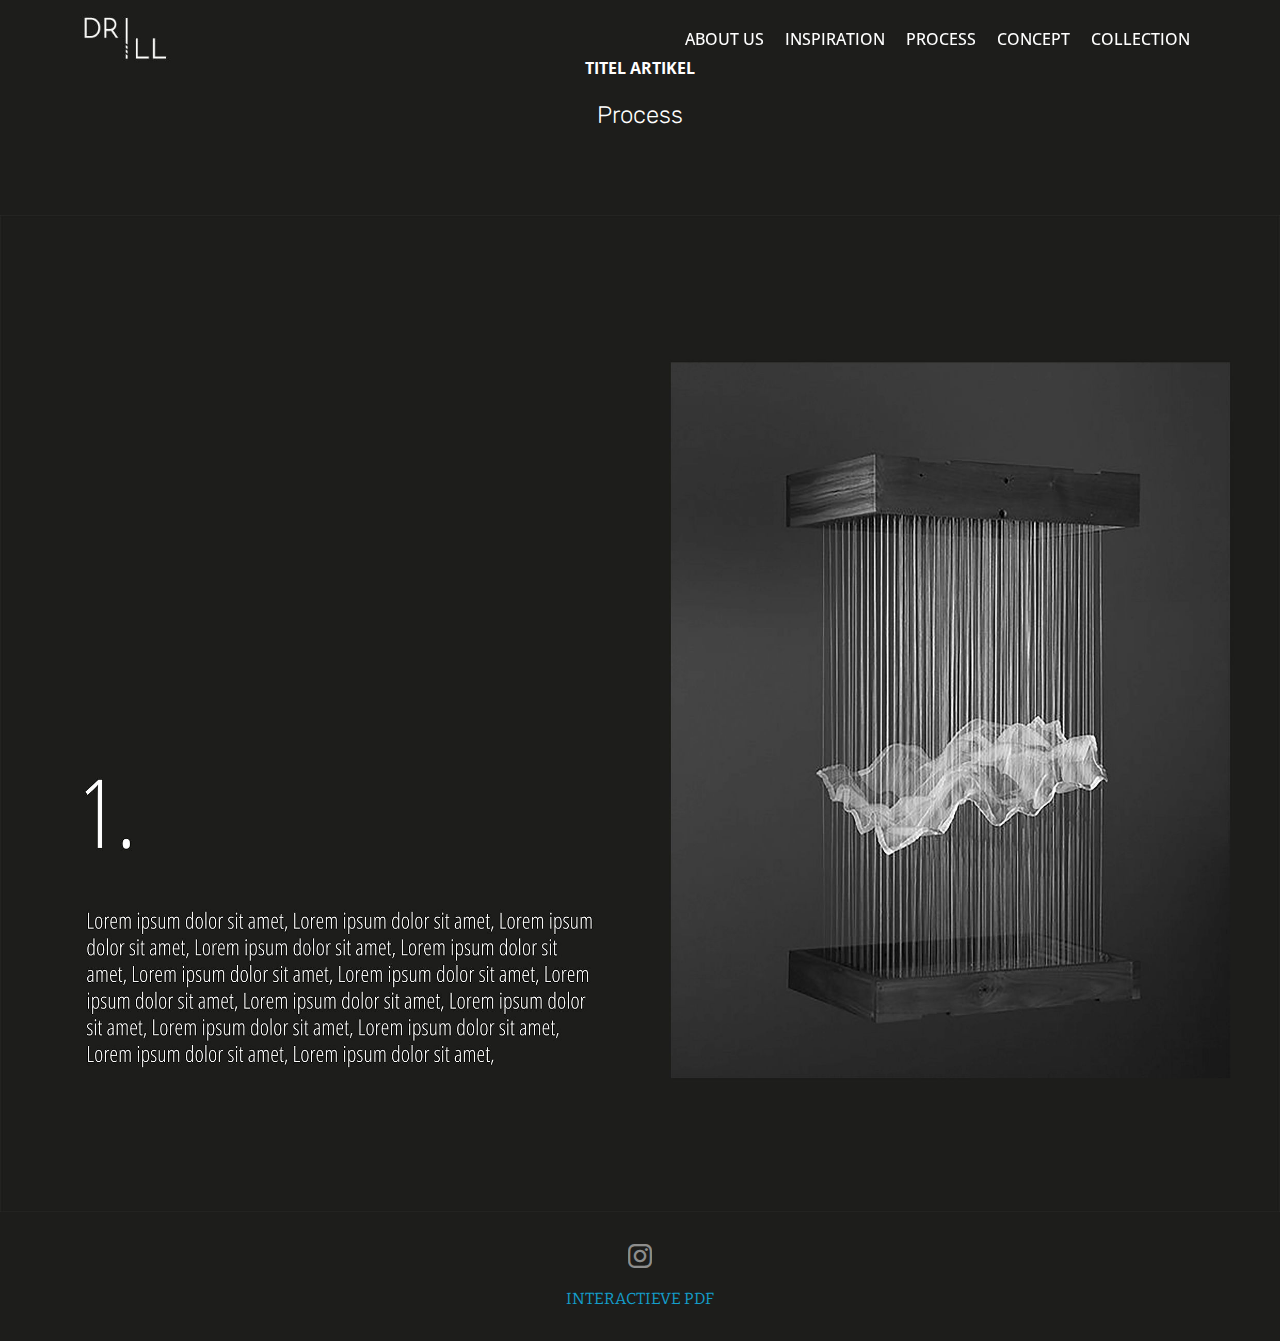
<file: page4.html>
<!DOCTYPE html>
<html >
<head>
  <!-- Site made with Mobirise Website Builder v4.8.7, https://mobirise.com -->
  <meta charset="UTF-8">
  <meta http-equiv="X-UA-Compatible" content="IE=edge">
  <meta name="generator" content="Mobirise v4.8.7, mobirise.com">
  <meta name="viewport" content="width=device-width, initial-scale=1, minimum-scale=1">
  <link rel="shortcut icon" href="assets/images/logo2.png" type="image/x-icon">
  <meta name="description" content="Web Builder Description">
  <title>week 1</title>
  <link rel="stylesheet" href="assets/web/assets/mobirise-icons/mobirise-icons.css">
  <link rel="stylesheet" href="assets/tether/tether.min.css">
  <link rel="stylesheet" href="assets/bootstrap/css/bootstrap.min.css">
  <link rel="stylesheet" href="assets/bootstrap/css/bootstrap-grid.min.css">
  <link rel="stylesheet" href="assets/bootstrap/css/bootstrap-reboot.min.css">
  <link rel="stylesheet" href="assets/soundcloud-plugin/style.css">
  <link rel="stylesheet" href="assets/socicon/css/styles.css">
  <link rel="stylesheet" href="assets/dropdown/css/style.css">
  <link rel="stylesheet" href="assets/theme/css/style.css">
  <link rel="stylesheet" href="assets/mobirise/css/mbr-additional.css" type="text/css">
  
  
  
</head>
<body>
  <section class="menu cid-rcN4YaUyCw" once="menu" id="menu1-16">

    

    <nav class="navbar navbar-expand beta-menu navbar-dropdown align-items-center navbar-fixed-top navbar-toggleable-sm bg-color transparent">
        <button class="navbar-toggler navbar-toggler-right" type="button" data-toggle="collapse" data-target="#navbarSupportedContent" aria-controls="navbarSupportedContent" aria-expanded="false" aria-label="Toggle navigation">
            <div class="hamburger">
                <span></span>
                <span></span>
                <span></span>
                <span></span>
            </div>
        </button>
        <div class="menu-logo">
            <div class="navbar-brand">
                <span class="navbar-logo">
                    <a href="index.html">
                         <img src="assets/images/logo-voor-airdrop-122x81.jpg" alt="Mobirise" title="" style="height: 3.8rem;">
                    </a>
                </span>
                
            </div>
        </div>
        <div class="collapse navbar-collapse" id="navbarSupportedContent">
            <ul class="navbar-nav nav-dropdown nav-right" data-app-modern-menu="true"><li class="nav-item">
                    <a class="nav-link link text-white display-1" href="page1.html">ABOUT US</a>
                </li><li class="nav-item">
                    <a class="nav-link link text-white display-1" href="page9.html">INSPIRATION</a>
                </li><li class="nav-item dropdown"><a class="nav-link link text-white display-1" href="page2.html" aria-expanded="true">PROCESS</a></li><li class="nav-item"><a class="nav-link link text-white display-1" href="page3.html">CONCEPT</a></li><li class="nav-item"><a class="nav-link link text-white display-1" href="page10.html">COLLECTION</a></li></ul>
            
        </div>
    </nav>
</section>

<section class="engine"><a href="https://mobirise.info/c">free site builder</a></section><section class="mbr-section content5 cid-rcR8qeB3VT" id="content5-1z">

    

    

    <div class="container">
        <div class="media-container-row">
            <div class="title col-12 col-md-8">
                <h2 class="align-center mbr-bold mbr-white pb-3 mbr-fonts-style display-1">
                    TITEL ARTIKEL
                </h2>
                <h3 class="mbr-section-subtitle align-center mbr-light mbr-white pb-3 mbr-fonts-style display-5">
                    Process</h3>
                
                
            </div>
        </div>
    </div>
</section>

<section class="cid-rcNC9AMRoz" id="image2-1i">

    

    <figure class="mbr-figure">
        <div class="image-block" style="width: 100%;">
            <img src="assets/images/week1-2480x1931.jpg" alt="Mobirise" title="">
            
        </div>
    </figure>
</section>

<section once="" class="cid-rcOty4jKA9" id="footer7-1u">

    

    

    <div class="container">
        <div class="media-container-row align-center mbr-white">
            
            <div class="row social-row">
                <div class="social-list align-right pb-2">
                    
                    
                    
                    
                    
                    
                <div class="soc-item">
                        <a href="https://www.instagram.com/drill_collective/" target="_blank">
                            <span class="mbr-iconfont mbr-iconfont-social socicon-instagram socicon"></span>
                        </a>
                    </div></div>
            </div>
            <div class="row row-copirayt">
                <p class="mbr-text mb-0 mbr-fonts-style mbr-white align-center display-7"><a href="https://drive.google.com/file/d/1qe_OW0Xb3hNZAz1D_d9QpYB_P6Pdfor4/view?usp=sharing" target="_blank">INTERACTIEVE PDF</a></p>
            </div>
        </div>
    </div>
</section>


  <script src="assets/web/assets/jquery/jquery.min.js"></script>
  <script src="assets/popper/popper.min.js"></script>
  <script src="assets/tether/tether.min.js"></script>
  <script src="assets/bootstrap/js/bootstrap.min.js"></script>
  <script src="assets/dropdown/js/script.min.js"></script>
  <script src="assets/touchswipe/jquery.touch-swipe.min.js"></script>
  <script src="assets/smoothscroll/smooth-scroll.js"></script>
  <script src="assets/theme/js/script.js"></script>
  
  
</body>
</html>
</file>
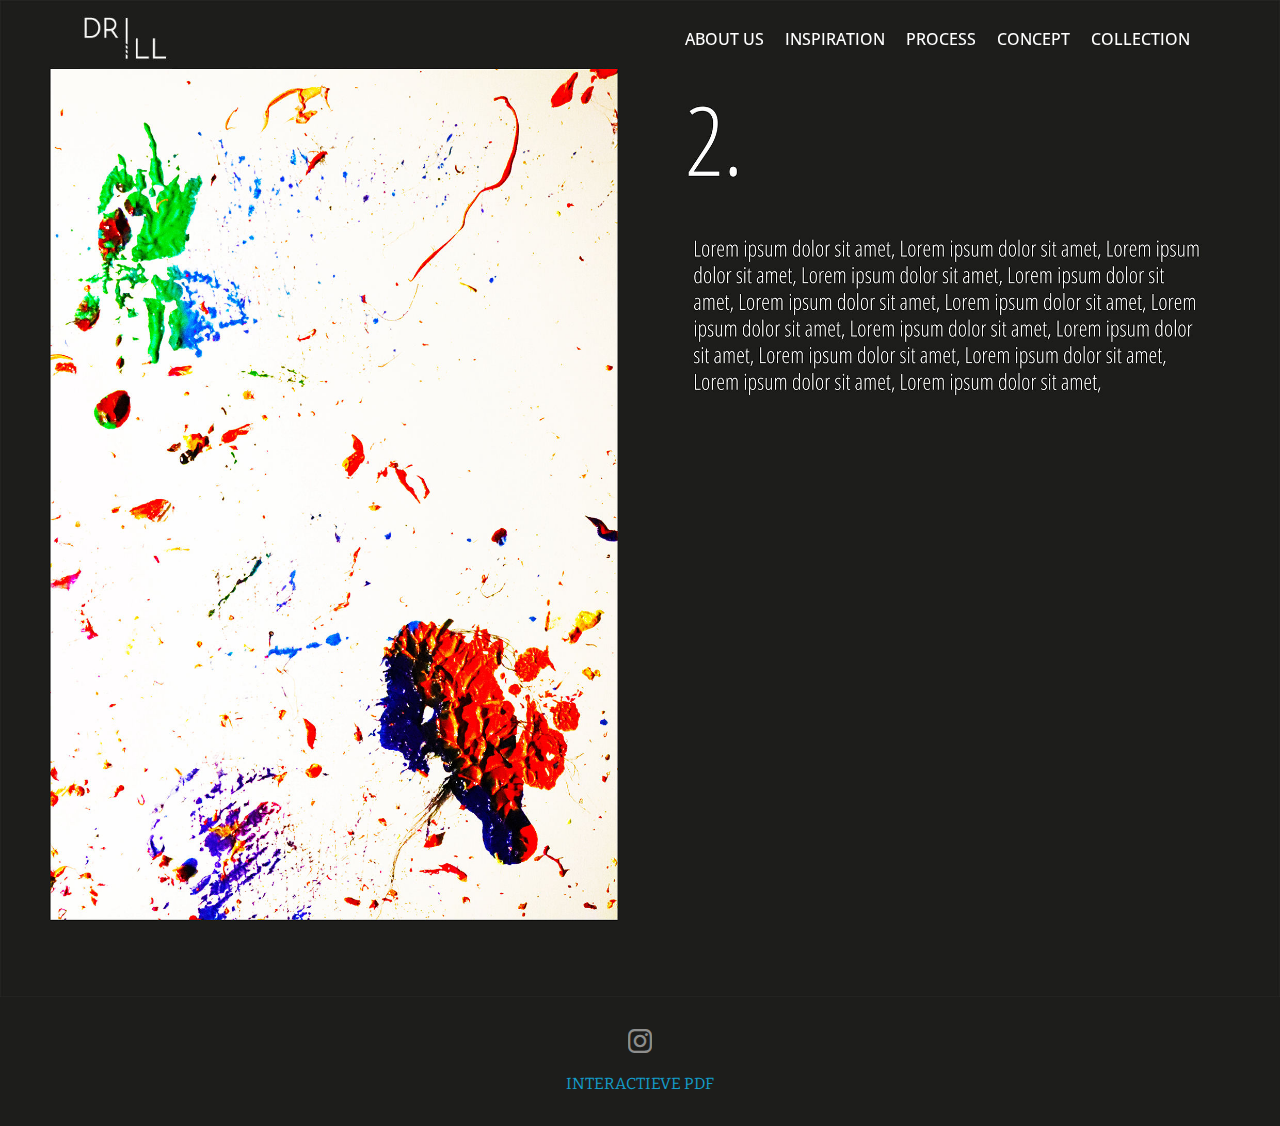
<file: page5.html>
<!DOCTYPE html>
<html >
<head>
  <!-- Site made with Mobirise Website Builder v4.8.7, https://mobirise.com -->
  <meta charset="UTF-8">
  <meta http-equiv="X-UA-Compatible" content="IE=edge">
  <meta name="generator" content="Mobirise v4.8.7, mobirise.com">
  <meta name="viewport" content="width=device-width, initial-scale=1, minimum-scale=1">
  <link rel="shortcut icon" href="assets/images/logo2.png" type="image/x-icon">
  <meta name="description" content="Web Site Builder Description">
  <title>Week 2</title>
  <link rel="stylesheet" href="assets/web/assets/mobirise-icons/mobirise-icons.css">
  <link rel="stylesheet" href="assets/tether/tether.min.css">
  <link rel="stylesheet" href="assets/bootstrap/css/bootstrap.min.css">
  <link rel="stylesheet" href="assets/bootstrap/css/bootstrap-grid.min.css">
  <link rel="stylesheet" href="assets/bootstrap/css/bootstrap-reboot.min.css">
  <link rel="stylesheet" href="assets/soundcloud-plugin/style.css">
  <link rel="stylesheet" href="assets/socicon/css/styles.css">
  <link rel="stylesheet" href="assets/dropdown/css/style.css">
  <link rel="stylesheet" href="assets/theme/css/style.css">
  <link rel="stylesheet" href="assets/mobirise/css/mbr-additional.css" type="text/css">
  
  
  
</head>
<body>
  <section class="menu cid-rcN4YaUyCw" once="menu" id="menu1-17">

    

    <nav class="navbar navbar-expand beta-menu navbar-dropdown align-items-center navbar-fixed-top navbar-toggleable-sm bg-color transparent">
        <button class="navbar-toggler navbar-toggler-right" type="button" data-toggle="collapse" data-target="#navbarSupportedContent" aria-controls="navbarSupportedContent" aria-expanded="false" aria-label="Toggle navigation">
            <div class="hamburger">
                <span></span>
                <span></span>
                <span></span>
                <span></span>
            </div>
        </button>
        <div class="menu-logo">
            <div class="navbar-brand">
                <span class="navbar-logo">
                    <a href="index.html">
                         <img src="assets/images/logo-voor-airdrop-122x81.jpg" alt="Mobirise" title="" style="height: 3.8rem;">
                    </a>
                </span>
                
            </div>
        </div>
        <div class="collapse navbar-collapse" id="navbarSupportedContent">
            <ul class="navbar-nav nav-dropdown nav-right" data-app-modern-menu="true"><li class="nav-item">
                    <a class="nav-link link text-white display-1" href="page1.html">ABOUT US</a>
                </li><li class="nav-item">
                    <a class="nav-link link text-white display-1" href="page9.html">INSPIRATION</a>
                </li><li class="nav-item dropdown"><a class="nav-link link text-white display-1" href="page2.html" aria-expanded="true">PROCESS</a></li><li class="nav-item"><a class="nav-link link text-white display-1" href="page3.html">CONCEPT</a></li><li class="nav-item"><a class="nav-link link text-white display-1" href="page10.html">COLLECTION</a></li></ul>
            
        </div>
    </nav>
</section>

<section class="engine"><a href="https://mobirise.info">Mobirise</a></section><section class="cid-rcNDEaK6t1" id="image2-1j">

    

    <figure class="mbr-figure">
        <div class="image-block" style="width: 100%;">
            <img src="assets/images/week2-2480x1931.jpg" alt="Mobirise" title="">
            
        </div>
    </figure>
</section>

<section once="" class="cid-rcOtvwqLeb" id="footer7-1t">

    

    

    <div class="container">
        <div class="media-container-row align-center mbr-white">
            
            <div class="row social-row">
                <div class="social-list align-right pb-2">
                    
                    
                    
                    
                    
                    
                <div class="soc-item">
                        <a href="https://www.instagram.com/drill_collective/" target="_blank">
                            <span class="mbr-iconfont mbr-iconfont-social socicon-instagram socicon"></span>
                        </a>
                    </div></div>
            </div>
            <div class="row row-copirayt">
                <p class="mbr-text mb-0 mbr-fonts-style mbr-white align-center display-7"><a href="https://drive.google.com/file/d/1qe_OW0Xb3hNZAz1D_d9QpYB_P6Pdfor4/view?usp=sharing" target="_blank">INTERACTIEVE PDF</a></p>
            </div>
        </div>
    </div>
</section>


  <script src="assets/web/assets/jquery/jquery.min.js"></script>
  <script src="assets/popper/popper.min.js"></script>
  <script src="assets/tether/tether.min.js"></script>
  <script src="assets/bootstrap/js/bootstrap.min.js"></script>
  <script src="assets/dropdown/js/script.min.js"></script>
  <script src="assets/touchswipe/jquery.touch-swipe.min.js"></script>
  <script src="assets/smoothscroll/smooth-scroll.js"></script>
  <script src="assets/theme/js/script.js"></script>
  
  
</body>
</html>
</file>
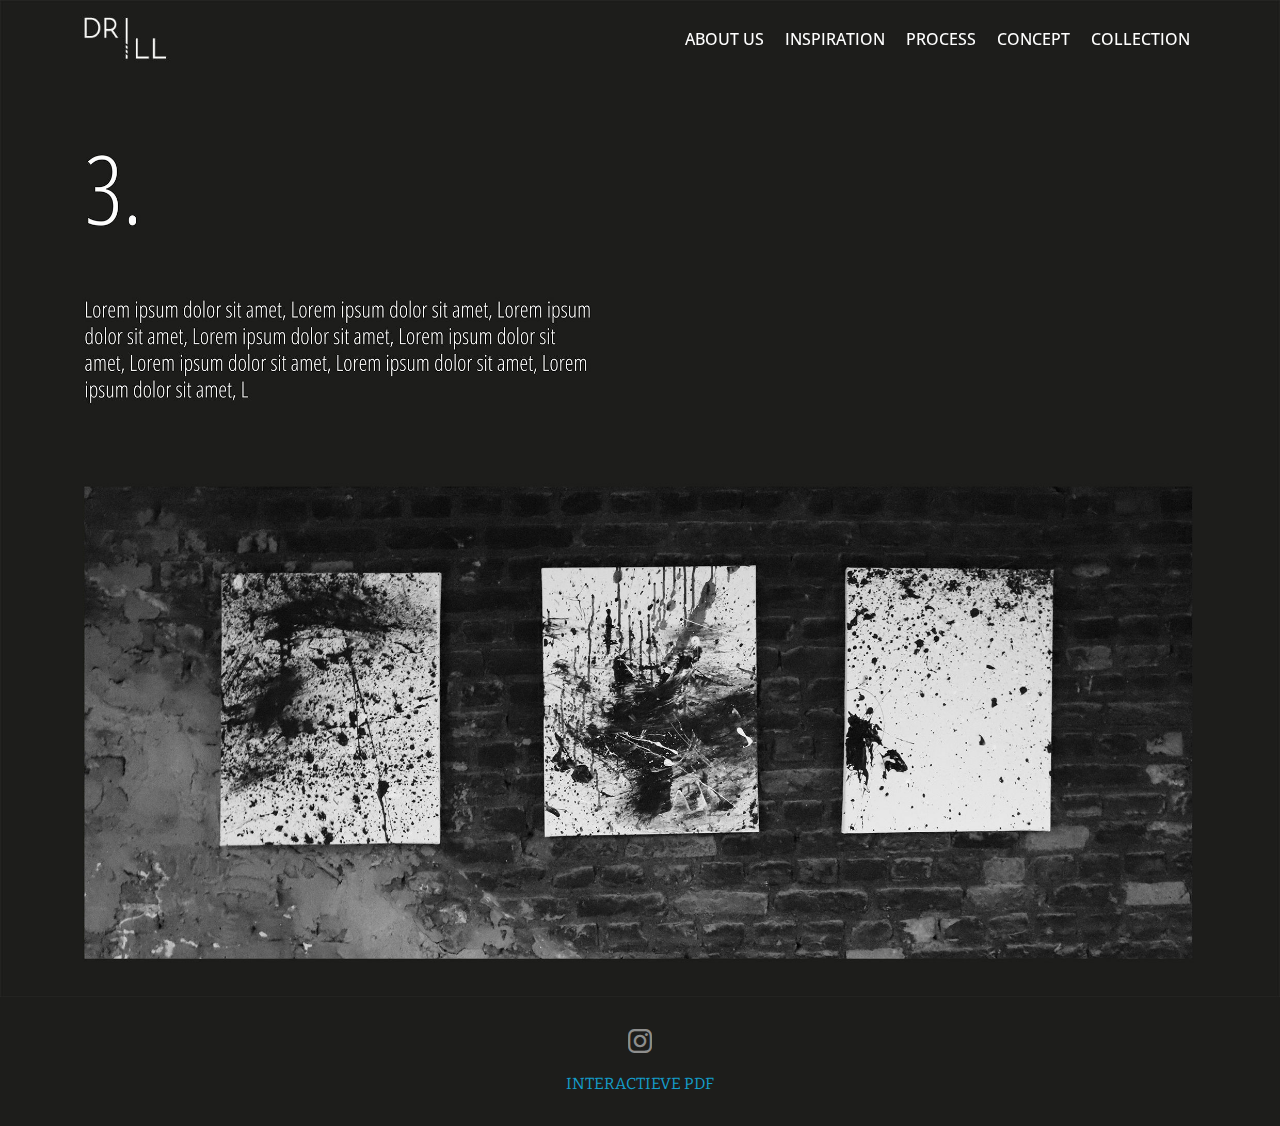
<file: page6.html>
<!DOCTYPE html>
<html >
<head>
  <!-- Site made with Mobirise Website Builder v4.8.7, https://mobirise.com -->
  <meta charset="UTF-8">
  <meta http-equiv="X-UA-Compatible" content="IE=edge">
  <meta name="generator" content="Mobirise v4.8.7, mobirise.com">
  <meta name="viewport" content="width=device-width, initial-scale=1, minimum-scale=1">
  <link rel="shortcut icon" href="assets/images/logo2.png" type="image/x-icon">
  <meta name="description" content="Website Builder Description">
  <title>Week 3</title>
  <link rel="stylesheet" href="assets/web/assets/mobirise-icons/mobirise-icons.css">
  <link rel="stylesheet" href="assets/tether/tether.min.css">
  <link rel="stylesheet" href="assets/bootstrap/css/bootstrap.min.css">
  <link rel="stylesheet" href="assets/bootstrap/css/bootstrap-grid.min.css">
  <link rel="stylesheet" href="assets/bootstrap/css/bootstrap-reboot.min.css">
  <link rel="stylesheet" href="assets/soundcloud-plugin/style.css">
  <link rel="stylesheet" href="assets/socicon/css/styles.css">
  <link rel="stylesheet" href="assets/dropdown/css/style.css">
  <link rel="stylesheet" href="assets/theme/css/style.css">
  <link rel="stylesheet" href="assets/mobirise/css/mbr-additional.css" type="text/css">
  
  
  
</head>
<body>
  <section class="menu cid-rcN4YaUyCw" once="menu" id="menu1-18">

    

    <nav class="navbar navbar-expand beta-menu navbar-dropdown align-items-center navbar-fixed-top navbar-toggleable-sm bg-color transparent">
        <button class="navbar-toggler navbar-toggler-right" type="button" data-toggle="collapse" data-target="#navbarSupportedContent" aria-controls="navbarSupportedContent" aria-expanded="false" aria-label="Toggle navigation">
            <div class="hamburger">
                <span></span>
                <span></span>
                <span></span>
                <span></span>
            </div>
        </button>
        <div class="menu-logo">
            <div class="navbar-brand">
                <span class="navbar-logo">
                    <a href="index.html">
                         <img src="assets/images/logo-voor-airdrop-122x81.jpg" alt="Mobirise" title="" style="height: 3.8rem;">
                    </a>
                </span>
                
            </div>
        </div>
        <div class="collapse navbar-collapse" id="navbarSupportedContent">
            <ul class="navbar-nav nav-dropdown nav-right" data-app-modern-menu="true"><li class="nav-item">
                    <a class="nav-link link text-white display-1" href="page1.html">ABOUT US</a>
                </li><li class="nav-item">
                    <a class="nav-link link text-white display-1" href="page9.html">INSPIRATION</a>
                </li><li class="nav-item dropdown"><a class="nav-link link text-white display-1" href="page2.html" aria-expanded="true">PROCESS</a></li><li class="nav-item"><a class="nav-link link text-white display-1" href="page3.html">CONCEPT</a></li><li class="nav-item"><a class="nav-link link text-white display-1" href="page10.html">COLLECTION</a></li></ul>
            
        </div>
    </nav>
</section>

<section class="engine"><a href="https://mobirise.info/a">online web builder</a></section><section class="cid-rcNJFiEs6g" id="image2-1m">

    

    <figure class="mbr-figure">
        <div class="image-block" style="width: 100%;">
            <img src="assets/images/week3-2480x1931.jpg" alt="Mobirise" title="">
            
        </div>
    </figure>
</section>

<section once="" class="cid-rcOtrUsEIw" id="footer7-1s">

    

    

    <div class="container">
        <div class="media-container-row align-center mbr-white">
            
            <div class="row social-row">
                <div class="social-list align-right pb-2">
                    
                    
                    
                    
                    
                    
                <div class="soc-item">
                        <a href="https://www.instagram.com/drill_collective/" target="_blank">
                            <span class="mbr-iconfont mbr-iconfont-social socicon-instagram socicon"></span>
                        </a>
                    </div></div>
            </div>
            <div class="row row-copirayt">
                <p class="mbr-text mb-0 mbr-fonts-style mbr-white align-center display-7"><a href="https://drive.google.com/file/d/1qe_OW0Xb3hNZAz1D_d9QpYB_P6Pdfor4/view?usp=sharing" target="_blank">INTERACTIEVE PDF</a></p>
            </div>
        </div>
    </div>
</section>


  <script src="assets/web/assets/jquery/jquery.min.js"></script>
  <script src="assets/popper/popper.min.js"></script>
  <script src="assets/tether/tether.min.js"></script>
  <script src="assets/bootstrap/js/bootstrap.min.js"></script>
  <script src="assets/dropdown/js/script.min.js"></script>
  <script src="assets/touchswipe/jquery.touch-swipe.min.js"></script>
  <script src="assets/smoothscroll/smooth-scroll.js"></script>
  <script src="assets/theme/js/script.js"></script>
  
  
</body>
</html>
</file>
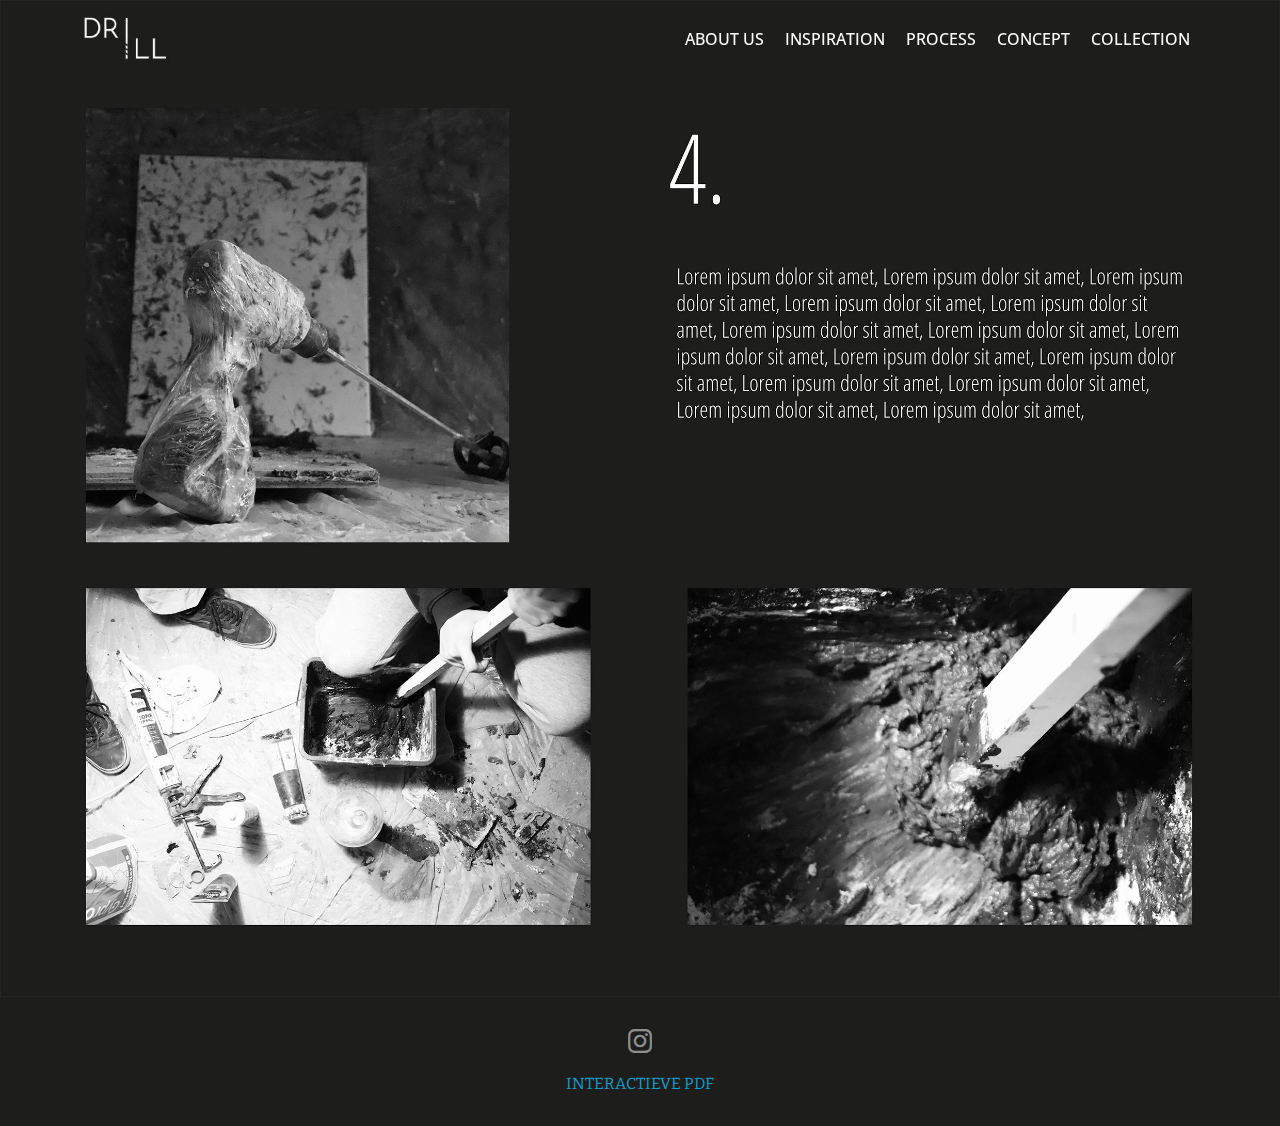
<file: page7.html>
<!DOCTYPE html>
<html >
<head>
  <!-- Site made with Mobirise Website Builder v4.8.7, https://mobirise.com -->
  <meta charset="UTF-8">
  <meta http-equiv="X-UA-Compatible" content="IE=edge">
  <meta name="generator" content="Mobirise v4.8.7, mobirise.com">
  <meta name="viewport" content="width=device-width, initial-scale=1, minimum-scale=1">
  <link rel="shortcut icon" href="assets/images/logo2.png" type="image/x-icon">
  <meta name="description" content="Website Generator Description">
  <title>Week 4</title>
  <link rel="stylesheet" href="assets/web/assets/mobirise-icons/mobirise-icons.css">
  <link rel="stylesheet" href="assets/tether/tether.min.css">
  <link rel="stylesheet" href="assets/bootstrap/css/bootstrap.min.css">
  <link rel="stylesheet" href="assets/bootstrap/css/bootstrap-grid.min.css">
  <link rel="stylesheet" href="assets/bootstrap/css/bootstrap-reboot.min.css">
  <link rel="stylesheet" href="assets/soundcloud-plugin/style.css">
  <link rel="stylesheet" href="assets/socicon/css/styles.css">
  <link rel="stylesheet" href="assets/dropdown/css/style.css">
  <link rel="stylesheet" href="assets/theme/css/style.css">
  <link rel="stylesheet" href="assets/mobirise/css/mbr-additional.css" type="text/css">
  
  
  
</head>
<body>
  <section class="menu cid-rcN4YaUyCw" once="menu" id="menu1-19">

    

    <nav class="navbar navbar-expand beta-menu navbar-dropdown align-items-center navbar-fixed-top navbar-toggleable-sm bg-color transparent">
        <button class="navbar-toggler navbar-toggler-right" type="button" data-toggle="collapse" data-target="#navbarSupportedContent" aria-controls="navbarSupportedContent" aria-expanded="false" aria-label="Toggle navigation">
            <div class="hamburger">
                <span></span>
                <span></span>
                <span></span>
                <span></span>
            </div>
        </button>
        <div class="menu-logo">
            <div class="navbar-brand">
                <span class="navbar-logo">
                    <a href="index.html">
                         <img src="assets/images/logo-voor-airdrop-122x81.jpg" alt="Mobirise" title="" style="height: 3.8rem;">
                    </a>
                </span>
                
            </div>
        </div>
        <div class="collapse navbar-collapse" id="navbarSupportedContent">
            <ul class="navbar-nav nav-dropdown nav-right" data-app-modern-menu="true"><li class="nav-item">
                    <a class="nav-link link text-white display-1" href="page1.html">ABOUT US</a>
                </li><li class="nav-item">
                    <a class="nav-link link text-white display-1" href="page9.html">INSPIRATION</a>
                </li><li class="nav-item dropdown"><a class="nav-link link text-white display-1" href="page2.html" aria-expanded="true">PROCESS</a></li><li class="nav-item"><a class="nav-link link text-white display-1" href="page3.html">CONCEPT</a></li><li class="nav-item"><a class="nav-link link text-white display-1" href="page10.html">COLLECTION</a></li></ul>
            
        </div>
    </nav>
</section>

<section class="engine"><a href="https://mobirise.info/e">how to make your own website for free</a></section><section class="cid-rcNz9KbQOq" id="image2-1d">

    

    <figure class="mbr-figure">
        <div class="image-block" style="width: 100%;">
            <img src="assets/images/week-4-2480x1931.jpg" alt="Mobirise" title="">
            
        </div>
    </figure>
</section>

<section once="" class="cid-rcOtn8qBRD" id="footer7-1r">

    

    

    <div class="container">
        <div class="media-container-row align-center mbr-white">
            
            <div class="row social-row">
                <div class="social-list align-right pb-2">
                    
                    
                    
                    
                    
                    
                <div class="soc-item">
                        <a href="https://www.instagram.com/drill_collective/" target="_blank">
                            <span class="mbr-iconfont mbr-iconfont-social socicon-instagram socicon"></span>
                        </a>
                    </div></div>
            </div>
            <div class="row row-copirayt">
                <p class="mbr-text mb-0 mbr-fonts-style mbr-white align-center display-7"><a href="https://drive.google.com/file/d/1qe_OW0Xb3hNZAz1D_d9QpYB_P6Pdfor4/view?usp=sharing" target="_blank">INTERACTIEVE PDF</a></p>
            </div>
        </div>
    </div>
</section>


  <script src="assets/web/assets/jquery/jquery.min.js"></script>
  <script src="assets/popper/popper.min.js"></script>
  <script src="assets/tether/tether.min.js"></script>
  <script src="assets/bootstrap/js/bootstrap.min.js"></script>
  <script src="assets/dropdown/js/script.min.js"></script>
  <script src="assets/touchswipe/jquery.touch-swipe.min.js"></script>
  <script src="assets/smoothscroll/smooth-scroll.js"></script>
  <script src="assets/theme/js/script.js"></script>
  
  
</body>
</html>
</file>
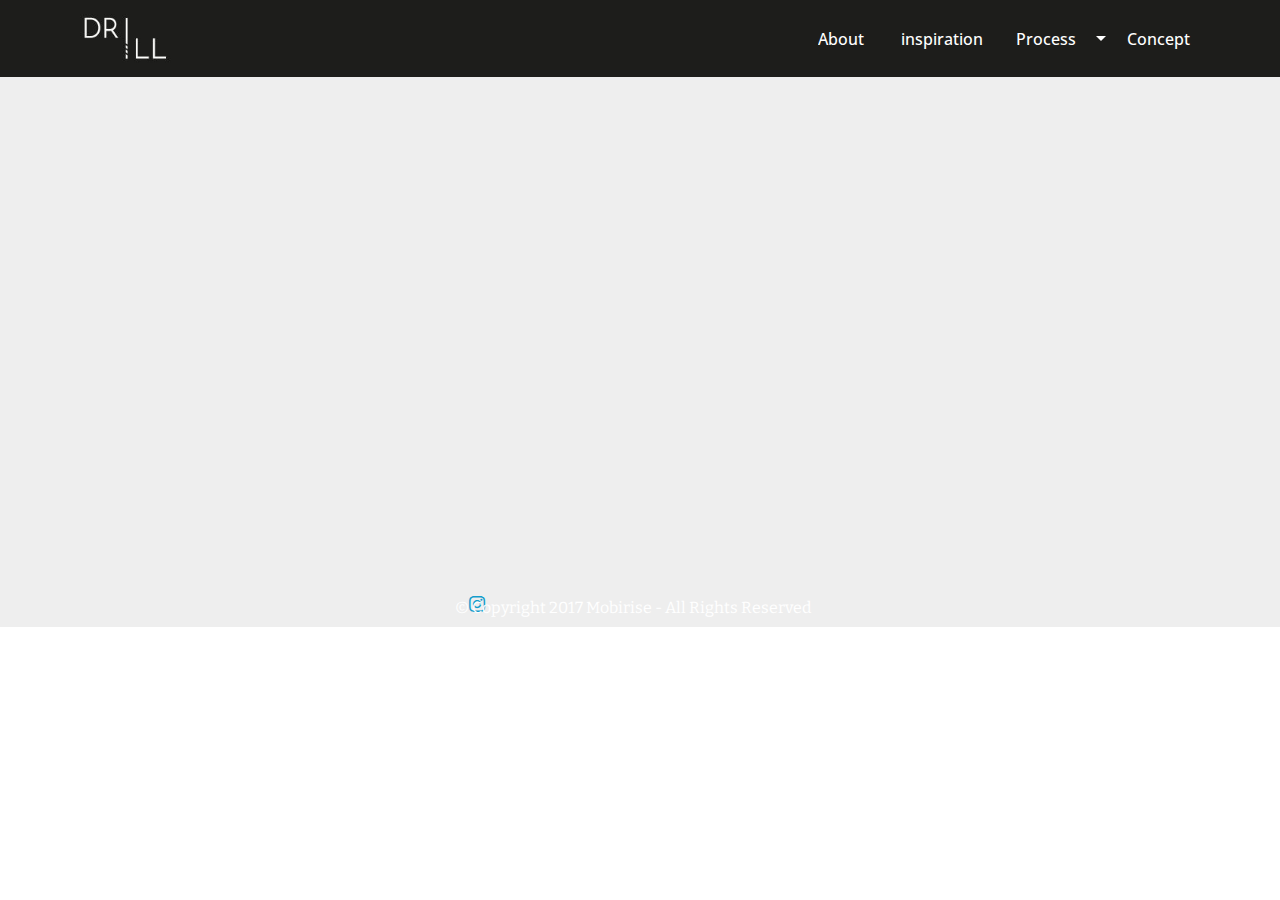
<file: page8.html>
<!DOCTYPE html>
<html >
<head>
  <!-- Site made with Mobirise Website Builder v4.8.7, https://mobirise.com -->
  <meta charset="UTF-8">
  <meta http-equiv="X-UA-Compatible" content="IE=edge">
  <meta name="generator" content="Mobirise v4.8.7, mobirise.com">
  <meta name="viewport" content="width=device-width, initial-scale=1, minimum-scale=1">
  <link rel="shortcut icon" href="assets/images/logo2.png" type="image/x-icon">
  <meta name="description" content="Website Builder Description">
  <title>aftermovie</title>
  <link rel="stylesheet" href="assets/web/assets/mobirise-icons/mobirise-icons.css">
  <link rel="stylesheet" href="assets/tether/tether.min.css">
  <link rel="stylesheet" href="assets/bootstrap/css/bootstrap.min.css">
  <link rel="stylesheet" href="assets/bootstrap/css/bootstrap-grid.min.css">
  <link rel="stylesheet" href="assets/bootstrap/css/bootstrap-reboot.min.css">
  <link rel="stylesheet" href="assets/dropdown/css/style.css">
  <link rel="stylesheet" href="assets/socicon/css/styles.css">
  <link rel="stylesheet" href="assets/theme/css/style.css">
  <link rel="stylesheet" href="assets/mobirise/css/mbr-additional.css" type="text/css">
  
  
  
</head>
<body>
  <section class="menu cid-rcN4YaUyCw" once="menu" id="menu1-1e">

    

    <nav class="navbar navbar-expand beta-menu navbar-dropdown align-items-center navbar-fixed-top navbar-toggleable-sm">
        <button class="navbar-toggler navbar-toggler-right" type="button" data-toggle="collapse" data-target="#navbarSupportedContent" aria-controls="navbarSupportedContent" aria-expanded="false" aria-label="Toggle navigation">
            <div class="hamburger">
                <span></span>
                <span></span>
                <span></span>
                <span></span>
            </div>
        </button>
        <div class="menu-logo">
            <div class="navbar-brand">
                <span class="navbar-logo">
                    <a href="index.html">
                         <img src="assets/images/logo-voor-airdrop-122x81.jpg" alt="Mobirise" title="" style="height: 3.8rem;">
                    </a>
                </span>
                
            </div>
        </div>
        <div class="collapse navbar-collapse" id="navbarSupportedContent">
            <ul class="navbar-nav nav-dropdown nav-right" data-app-modern-menu="true"><li class="nav-item">
                    <a class="nav-link link text-white display-1" href="page1.html">About</a>
                </li><li class="nav-item">
                    <a class="nav-link link text-white display-1" href="page9.html">&nbsp; &nbsp; inspiration</a>
                </li><li class="nav-item dropdown open"><a class="nav-link link text-white dropdown-toggle display-1" href="page2.html" data-toggle="dropdown-submenu" aria-expanded="true">&nbsp; &nbsp;Process &nbsp; &nbsp;</a><div class="dropdown-menu"><a class="text-white dropdown-item display-1" href="page4.html" aria-expanded="false">week 1</a><a class="text-white dropdown-item display-1" href="page5.html" aria-expanded="false">week 2</a><a class="text-white dropdown-item display-1" href="page6.html" aria-expanded="false">Week 3</a><a class="text-white dropdown-item display-1" href="page7.html" aria-expanded="false">Week 4</a><a class="text-white dropdown-item display-1" href="page8.html" aria-expanded="false">Movie</a></div></li><li class="nav-item"><a class="nav-link link text-white display-1" href="page3.html">Concept</a></li></ul>
            
        </div>
    </nav>
</section>

<section class="engine"><a href="https://mobirise.info/s">free bootstrap themes</a></section><section class="mbr-section content5 cid-rcNzNKx8bG" id="content5-1f">

    

    

    <div class="container">
        <div class="media-container-row">
            <div class="title col-12 col-md-8">
                <h2 class="align-center mbr-bold mbr-white pb-3 mbr-fonts-style display-1">
                    TITEL ARTIKEL
                </h2>
                <h3 class="mbr-section-subtitle align-center mbr-light mbr-white pb-3 mbr-fonts-style display-5">BTS Movie (coming soon)</h3>
                
                
            </div>
        </div>
    </div>
</section>

<section class="cid-rcNzQIu0iV" id="video3-1h">

    
    
    <figure class="mbr-figure align-center container">
        <div class="video-block" style="width: 80%;">
            <div><iframe class="mbr-embedded-video" src="https://www.youtube.com/embed/uNCr7NdOJgw?rel=0&amp;amp;showinfo=0&amp;autoplay=0&amp;loop=0" width="1280" height="720" frameborder="0" allowfullscreen></iframe></div>
        </div>
    </figure>
</section>

<section once="" class="cid-rcOsLx0UaW" id="footer7-1o">

    

    

    <div class="container">
        <div class="media-container-row align-center mbr-white">
            
            <div class="row social-row">
                <div class="social-list align-right pb-2">
                    
                    
                    
                    
                    
                    
                <div class="soc-item">
                        <a href="https://twitter.com/mobirise" target="_blank">
                            <span class="mbr-iconfont mbr-iconfont-social socicon-instagram socicon"></span>
                        </a>
                    </div></div>
            </div>
            <div class="row row-copirayt">
                <p class="mbr-text mb-0 mbr-fonts-style mbr-white align-center display-7">
                    © Copyright 2017 Mobirise - All Rights Reserved
                </p>
            </div>
        </div>
    </div>
</section>


  <script src="assets/web/assets/jquery/jquery.min.js"></script>
  <script src="assets/popper/popper.min.js"></script>
  <script src="assets/tether/tether.min.js"></script>
  <script src="assets/bootstrap/js/bootstrap.min.js"></script>
  <script src="assets/smoothscroll/smooth-scroll.js"></script>
  <script src="assets/dropdown/js/script.min.js"></script>
  <script src="assets/touchswipe/jquery.touch-swipe.min.js"></script>
  <script src="assets/theme/js/script.js"></script>
  
  
</body>
</html>
</file>
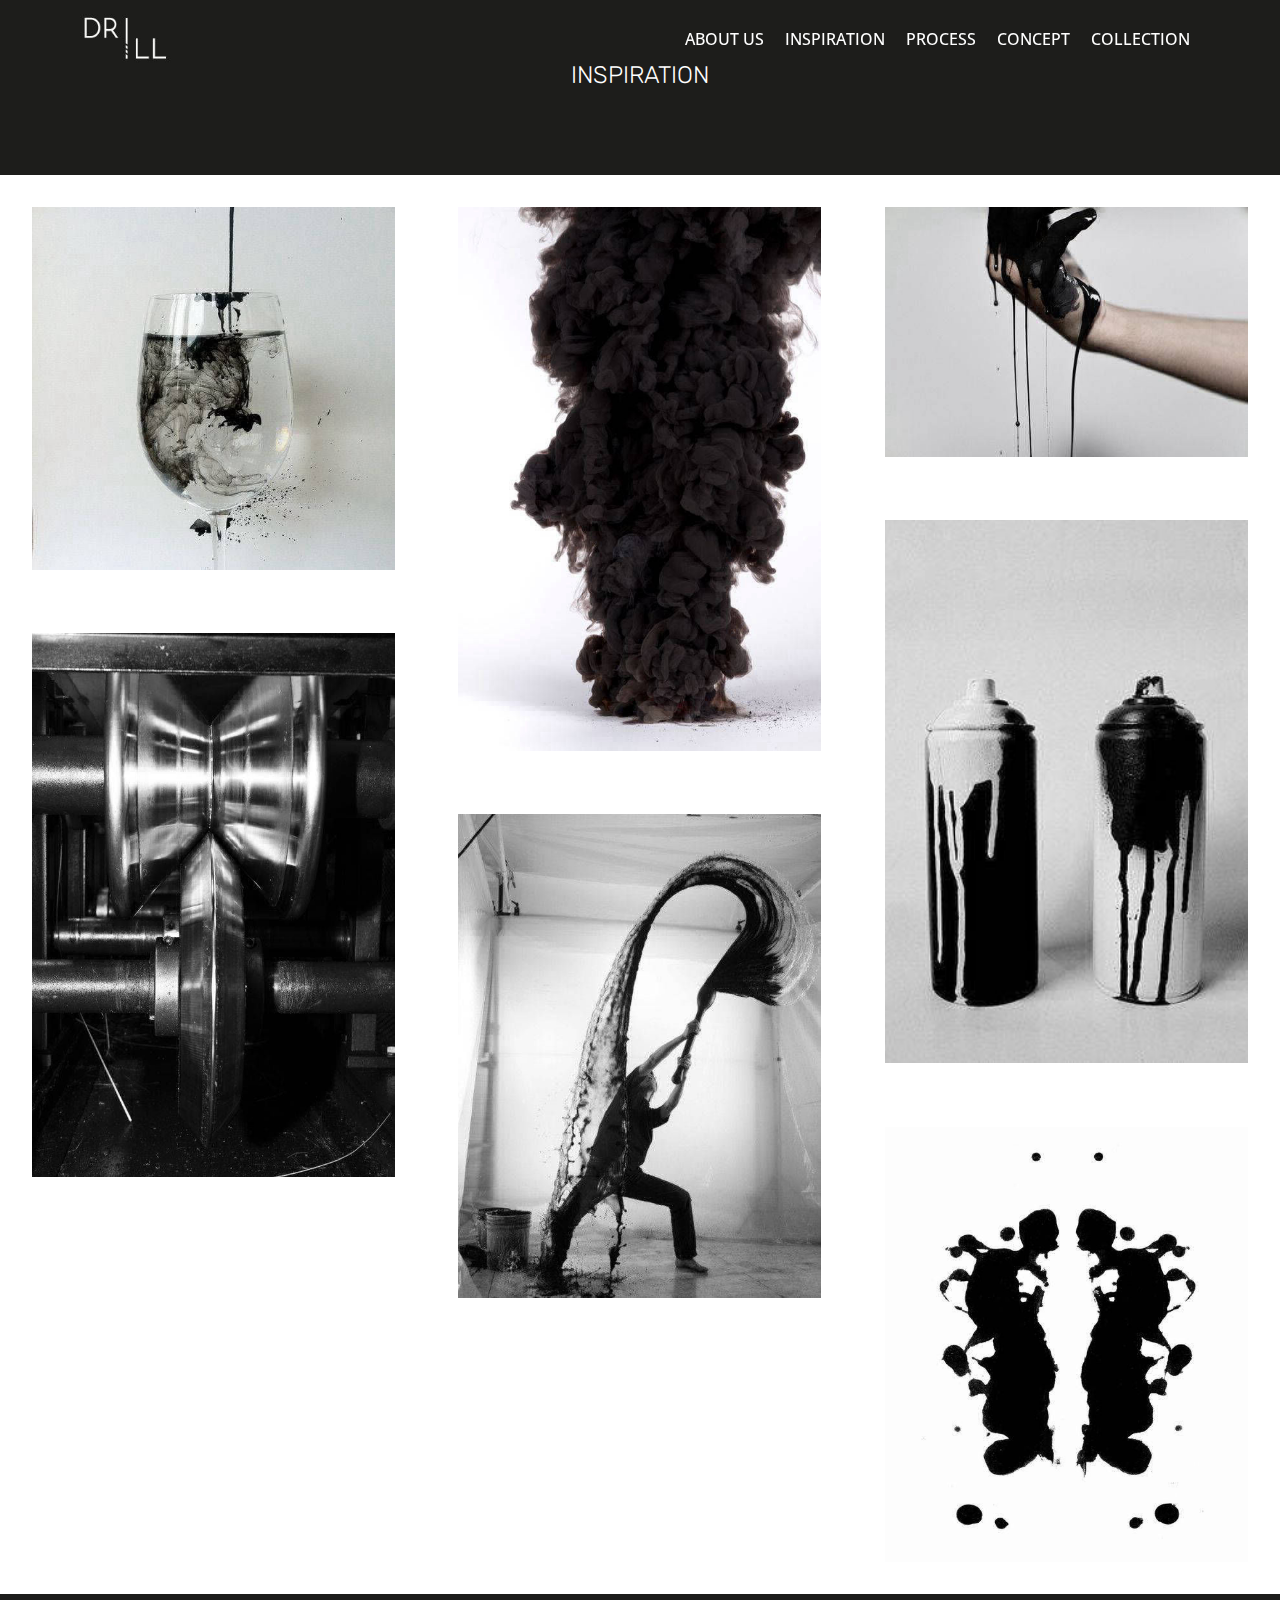
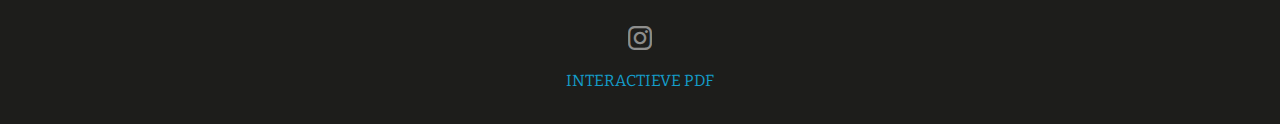
<file: page9.html>
<!DOCTYPE html>
<html >
<head>
  <!-- Site made with Mobirise Website Builder v4.8.7, https://mobirise.com -->
  <meta charset="UTF-8">
  <meta http-equiv="X-UA-Compatible" content="IE=edge">
  <meta name="generator" content="Mobirise v4.8.7, mobirise.com">
  <meta name="viewport" content="width=device-width, initial-scale=1, minimum-scale=1">
  <link rel="shortcut icon" href="assets/images/logo2.png" type="image/x-icon">
  <meta name="description" content="Site Generator Description">
  <title>inspiratie</title>
  <link rel="stylesheet" href="assets/web/assets/mobirise-icons/mobirise-icons.css">
  <link rel="stylesheet" href="assets/tether/tether.min.css">
  <link rel="stylesheet" href="assets/soundcloud-plugin/style.css">
  <link rel="stylesheet" href="assets/bootstrap/css/bootstrap.min.css">
  <link rel="stylesheet" href="assets/bootstrap/css/bootstrap-grid.min.css">
  <link rel="stylesheet" href="assets/bootstrap/css/bootstrap-reboot.min.css">
  <link rel="stylesheet" href="assets/socicon/css/styles.css">
  <link rel="stylesheet" href="assets/dropdown/css/style.css">
  <link rel="stylesheet" href="assets/theme/css/style.css">
  <link rel="stylesheet" href="assets/gallery/style.css">
  <link rel="stylesheet" href="assets/mobirise/css/mbr-additional.css" type="text/css">
  
  
  
</head>
<body>
  <section class="menu cid-rcN4YaUyCw" once="menu" id="menu1-1k">

    

    <nav class="navbar navbar-expand beta-menu navbar-dropdown align-items-center navbar-fixed-top navbar-toggleable-sm bg-color transparent">
        <button class="navbar-toggler navbar-toggler-right" type="button" data-toggle="collapse" data-target="#navbarSupportedContent" aria-controls="navbarSupportedContent" aria-expanded="false" aria-label="Toggle navigation">
            <div class="hamburger">
                <span></span>
                <span></span>
                <span></span>
                <span></span>
            </div>
        </button>
        <div class="menu-logo">
            <div class="navbar-brand">
                <span class="navbar-logo">
                    <a href="index.html">
                         <img src="assets/images/logo-voor-airdrop-122x81.jpg" alt="Mobirise" title="" style="height: 3.8rem;">
                    </a>
                </span>
                
            </div>
        </div>
        <div class="collapse navbar-collapse" id="navbarSupportedContent">
            <ul class="navbar-nav nav-dropdown nav-right" data-app-modern-menu="true"><li class="nav-item">
                    <a class="nav-link link text-white display-1" href="page1.html">ABOUT US</a>
                </li><li class="nav-item">
                    <a class="nav-link link text-white display-1" href="page9.html">INSPIRATION</a>
                </li><li class="nav-item dropdown"><a class="nav-link link text-white display-1" href="page2.html" aria-expanded="true">PROCESS</a></li><li class="nav-item"><a class="nav-link link text-white display-1" href="page3.html">CONCEPT</a></li><li class="nav-item"><a class="nav-link link text-white display-1" href="page10.html">COLLECTION</a></li></ul>
            
        </div>
    </nav>
</section>

<section class="engine"><a href="https://mobirise.info/u">bootstrap responsive templates</a></section><section class="mbr-section content5 cid-rcOuikX4sn" id="content5-1y">

    

    

    <div class="container">
        <div class="media-container-row">
            <div class="title col-12 col-md-8">
                
                <h3 class="mbr-section-subtitle align-center mbr-light mbr-white pb-3 mbr-fonts-style display-5">INSPIRATION</h3>
                
                
            </div>
        </div>
    </div>
</section>

<section class="mbr-gallery mbr-slider-carousel cid-rcNEN9cZZ8" id="gallery3-1l">

    

    <div>
        <div><!-- Filter --><!-- Gallery --><div class="mbr-gallery-row"><div class="mbr-gallery-layout-default"><div><div><div class="mbr-gallery-item mbr-gallery-item--p4" data-video-url="false" data-tags="Geweldige"><div href="#lb-gallery3-1l" data-slide-to="0" data-toggle="modal"><img src="assets/images/8cb9bbfc61e97cc76ecc17d90a47897e-500x500-500x500.jpg" alt="" title=""><span class="icon-focus"></span></div></div><div class="mbr-gallery-item mbr-gallery-item--p4" data-video-url="false" data-tags="Geweldige"><div href="#lb-gallery3-1l" data-slide-to="1" data-toggle="modal"><img src="assets/images/333a4dccc764857d5696d527073547f6-564x846-564x846.jpg" alt="" title=""><span class="icon-focus"></span></div></div><div class="mbr-gallery-item mbr-gallery-item--p4" data-video-url="false" data-tags="Sympathieke"><div href="#lb-gallery3-1l" data-slide-to="2" data-toggle="modal"><img src="assets/images/62b289cc9f5034dbdb4243c63ec47f9a-500x344-500x344.jpg" alt="" title=""><span class="icon-focus"></span></div></div><div class="mbr-gallery-item mbr-gallery-item--p4" data-video-url="false" data-tags="Geweldige"><div href="#lb-gallery3-1l" data-slide-to="3" data-toggle="modal"><img src="assets/images/fbcb76ff2ccc4d2689725a9474fef148-290x434-290x434.jpg" alt="" title=""><span class="icon-focus"></span></div></div><div class="mbr-gallery-item mbr-gallery-item--p4" data-video-url="false" data-tags="Geweldige"><div href="#lb-gallery3-1l" data-slide-to="4" data-toggle="modal"><img src="assets/images/91d7fd38e4fbe513fd837980721e3cc6-564x846-564x846.jpg" alt="" title=""><span class="icon-focus"></span></div></div><div class="mbr-gallery-item mbr-gallery-item--p4" data-video-url="false" data-tags="Geweldige"><div href="#lb-gallery3-1l" data-slide-to="5" data-toggle="modal"><img src="assets/images/a9fe7e80f8142ebeee581c1ad5b42295-500x667-500x667.jpg" alt="" title=""><span class="icon-focus"></span></div></div><div class="mbr-gallery-item mbr-gallery-item--p4" data-video-url="false" data-tags="Geweldige"><div href="#lb-gallery3-1l" data-slide-to="6" data-toggle="modal"><img src="assets/images/c43ece8e522a1ff6cca58c3b896329b0-564x676-564x676.jpg" alt="" title=""><span class="icon-focus"></span></div></div></div></div><div class="clearfix"></div></div></div><!-- Lightbox --><div data-app-prevent-settings="" class="mbr-slider modal fade carousel slide" tabindex="-1" data-keyboard="true" data-interval="false" id="lb-gallery3-1l"><div class="modal-dialog"><div class="modal-content"><div class="modal-body"><div class="carousel-inner"><div class="carousel-item"><img src="assets/images/8cb9bbfc61e97cc76ecc17d90a47897e-500x500.jpg" alt="" title=""></div><div class="carousel-item"><img src="assets/images/333a4dccc764857d5696d527073547f6-564x846.jpg" alt="" title=""></div><div class="carousel-item"><img src="assets/images/62b289cc9f5034dbdb4243c63ec47f9a-500x344.jpg" alt="" title=""></div><div class="carousel-item"><img src="assets/images/fbcb76ff2ccc4d2689725a9474fef148-290x434.jpg" alt="" title=""></div><div class="carousel-item"><img src="assets/images/91d7fd38e4fbe513fd837980721e3cc6-564x846.jpg" alt="" title=""></div><div class="carousel-item"><img src="assets/images/a9fe7e80f8142ebeee581c1ad5b42295-500x667.jpg" alt="" title=""></div><div class="carousel-item active"><img src="assets/images/c43ece8e522a1ff6cca58c3b896329b0-564x676.jpg" alt="" title=""></div></div><a class="carousel-control carousel-control-prev" role="button" data-slide="prev" href="#lb-gallery3-1l"><span class="mbri-left mbr-iconfont" aria-hidden="true"></span><span class="sr-only">Previous</span></a><a class="carousel-control carousel-control-next" role="button" data-slide="next" href="#lb-gallery3-1l"><span class="mbri-right mbr-iconfont" aria-hidden="true"></span><span class="sr-only">Next</span></a><a class="close" href="#" role="button" data-dismiss="modal"><span class="sr-only">Close</span></a></div></div></div></div></div>
    </div>

</section>

<section once="" class="cid-rcOtiPtD2p" id="footer7-1q">

    

    

    <div class="container">
        <div class="media-container-row align-center mbr-white">
            
            <div class="row social-row">
                <div class="social-list align-right pb-2">
                    
                    
                    
                    
                    
                    
                <div class="soc-item">
                        <a href="https://www.instagram.com/drill_collective/" target="_blank">
                            <span class="mbr-iconfont mbr-iconfont-social socicon-instagram socicon"></span>
                        </a>
                    </div></div>
            </div>
            <div class="row row-copirayt">
                <p class="mbr-text mb-0 mbr-fonts-style mbr-white align-center display-7"><a href="https://drive.google.com/file/d/1qe_OW0Xb3hNZAz1D_d9QpYB_P6Pdfor4/view?usp=sharing" target="_blank">INTERACTIEVE PDF</a></p>
            </div>
        </div>
    </div>
</section>


  <script src="assets/web/assets/jquery/jquery.min.js"></script>
  <script src="assets/popper/popper.min.js"></script>
  <script src="assets/tether/tether.min.js"></script>
  <script src="assets/bootstrap/js/bootstrap.min.js"></script>
  <script src="assets/dropdown/js/script.min.js"></script>
  <script src="assets/smoothscroll/smooth-scroll.js"></script>
  <script src="assets/masonry/masonry.pkgd.min.js"></script>
  <script src="assets/imagesloaded/imagesloaded.pkgd.min.js"></script>
  <script src="assets/bootstrapcarouselswipe/bootstrap-carousel-swipe.js"></script>
  <script src="assets/vimeoplayer/jquery.mb.vimeo_player.js"></script>
  <script src="assets/touchswipe/jquery.touch-swipe.min.js"></script>
  <script src="assets/theme/js/script.js"></script>
  <script src="assets/gallery/player.min.js"></script>
  <script src="assets/gallery/script.js"></script>
  <script src="assets/slidervideo/script.js"></script>
  
  
</body>
</html>
</file>
<file: assets/web/assets/mobirise-icons/mobirise-icons.css>
@font-face {
  font-family: 'MobiriseIcons';
  src:  url('mobirise-icons.eot?spat4u');
  src:  url('mobirise-icons.eot?spat4u#iefix') format('embedded-opentype'),
    url('mobirise-icons.ttf?spat4u') format('truetype'),
    url('mobirise-icons.woff?spat4u') format('woff'),
    url('mobirise-icons.svg?spat4u#MobiriseIcons') format('svg');
  font-weight: normal;
  font-style: normal;
}

[class^="mbri-"], [class*=" mbri-"] {
  /* use !important to prevent issues with browser extensions that change fonts */
  font-family: MobiriseIcons !important;
  speak: none;
  font-style: normal;
  font-weight: normal;
  font-variant: normal;
  text-transform: none;
  line-height: 1;

  /* Better Font Rendering =========== */
  -webkit-font-smoothing: antialiased;
  -moz-osx-font-smoothing: grayscale;
}

.mbri-add-submenu:before {
  content: "\e900";
}
.mbri-alert:before {
  content: "\e901";
}
.mbri-align-center:before {
  content: "\e902";
}
.mbri-align-justify:before {
  content: "\e903";
}
.mbri-align-left:before {
  content: "\e904";
}
.mbri-align-right:before {
  content: "\e905";
}
.mbri-android:before {
  content: "\e906";
}
.mbri-apple:before {
  content: "\e907";
}
.mbri-arrow-down:before {
  content: "\e908";
}
.mbri-arrow-next:before {
  content: "\e909";
}
.mbri-arrow-prev:before {
  content: "\e90a";
}
.mbri-arrow-up:before {
  content: "\e90b";
}
.mbri-bold:before {
  content: "\e90c";
}
.mbri-bookmark:before {
  content: "\e90d";
}
.mbri-bootstrap:before {
  content: "\e90e";
}
.mbri-briefcase:before {
  content: "\e90f";
}
.mbri-browse:before {
  content: "\e910";
}
.mbri-bulleted-list:before {
  content: "\e911";
}
.mbri-calendar:before {
  content: "\e912";
}
.mbri-camera:before {
  content: "\e913";
}
.mbri-cart-add:before {
  content: "\e914";
}
.mbri-cart-full:before {
  content: "\e915";
}
.mbri-cash:before {
  content: "\e916";
}
.mbri-change-style:before {
  content: "\e917";
}
.mbri-chat:before {
  content: "\e918";
}
.mbri-clock:before {
  content: "\e919";
}
.mbri-close:before {
  content: "\e91a";
}
.mbri-cloud:before {
  content: "\e91b";
}
.mbri-code:before {
  content: "\e91c";
}
.mbri-contact-form:before {
  content: "\e91d";
}
.mbri-credit-card:before {
  content: "\e91e";
}
.mbri-cursor-click:before {
  content: "\e91f";
}
.mbri-cust-feedback:before {
  content: "\e920";
}
.mbri-database:before {
  content: "\e921";
}
.mbri-delivery:before {
  content: "\e922";
}
.mbri-desktop:before {
  content: "\e923";
}
.mbri-devices:before {
  content: "\e924";
}
.mbri-down:before {
  content: "\e925";
}
.mbri-download:before {
  content: "\e989";
}
.mbri-drag-n-drop:before {
  content: "\e927";
}
.mbri-drag-n-drop2:before {
  content: "\e928";
}
.mbri-edit:before {
  content: "\e929";
}
.mbri-edit2:before {
  content: "\e92a";
}
.mbri-error:before {
  content: "\e92b";
}
.mbri-extension:before {
  content: "\e92c";
}
.mbri-features:before {
  content: "\e92d";
}
.mbri-file:before {
  content: "\e92e";
}
.mbri-flag:before {
  content: "\e92f";
}
.mbri-folder:before {
  content: "\e930";
}
.mbri-gift:before {
  content: "\e931";
}
.mbri-github:before {
  content: "\e932";
}
.mbri-globe:before {
  content: "\e933";
}
.mbri-globe-2:before {
  content: "\e934";
}
.mbri-growing-chart:before {
  content: "\e935";
}
.mbri-hearth:before {
  content: "\e936";
}
.mbri-help:before {
  content: "\e937";
}
.mbri-home:before {
  content: "\e938";
}
.mbri-hot-cup:before {
  content: "\e939";
}
.mbri-idea:before {
  content: "\e93a";
}
.mbri-image-gallery:before {
  content: "\e93b";
}
.mbri-image-slider:before {
  content: "\e93c";
}
.mbri-info:before {
  content: "\e93d";
}
.mbri-italic:before {
  content: "\e93e";
}
.mbri-key:before {
  content: "\e93f";
}
.mbri-laptop:before {
  content: "\e940";
}
.mbri-layers:before {
  content: "\e941";
}
.mbri-left-right:before {
  content: "\e942";
}
.mbri-left:before {
  content: "\e943";
}
.mbri-letter:before {
  content: "\e944";
}
.mbri-like:before {
  content: "\e945";
}
.mbri-link:before {
  content: "\e946";
}
.mbri-lock:before {
  content: "\e947";
}
.mbri-login:before {
  content: "\e948";
}
.mbri-logout:before {
  content: "\e949";
}
.mbri-magic-stick:before {
  content: "\e94a";
}
.mbri-map-pin:before {
  content: "\e94b";
}
.mbri-menu:before {
  content: "\e94c";
}
.mbri-mobile:before {
  content: "\e94d";
}
.mbri-mobile2:before {
  content: "\e94e";
}
.mbri-mobirise:before {
  content: "\e94f";
}
.mbri-more-horizontal:before {
  content: "\e950";
}
.mbri-more-vertical:before {
  content: "\e951";
}
.mbri-music:before {
  content: "\e952";
}
.mbri-new-file:before {
  content: "\e953";
}
.mbri-numbered-list:before {
  content: "\e954";
}
.mbri-opened-folder:before {
  content: "\e955";
}
.mbri-pages:before {
  content: "\e956";
}
.mbri-paper-plane:before {
  content: "\e957";
}
.mbri-paperclip:before {
  content: "\e958";
}
.mbri-photo:before {
  content: "\e959";
}
.mbri-photos:before {
  content: "\e95a";
}
.mbri-pin:before {
  content: "\e95b";
}
.mbri-play:before {
  content: "\e95c";
}
.mbri-plus:before {
  content: "\e95d";
}
.mbri-preview:before {
  content: "\e95e";
}
.mbri-print:before {
  content: "\e95f";
}
.mbri-protect:before {
  content: "\e960";
}
.mbri-question:before {
  content: "\e961";
}
.mbri-quote-left:before {
  content: "\e962";
}
.mbri-quote-right:before {
  content: "\e963";
}
.mbri-refresh:before {
  content: "\e964";
}
.mbri-responsive:before {
  content: "\e965";
}
.mbri-right:before {
  content: "\e966";
}
.mbri-rocket:before {
  content: "\e967";
}
.mbri-sad-face:before {
  content: "\e968";
}
.mbri-sale:before {
  content: "\e969";
}
.mbri-save:before {
  content: "\e96a";
}
.mbri-search:before {
  content: "\e96b";
}
.mbri-setting:before {
  content: "\e96c";
}
.mbri-setting2:before {
  content: "\e96d";
}
.mbri-setting3:before {
  content: "\e96e";
}
.mbri-share:before {
  content: "\e96f";
}
.mbri-shopping-bag:before {
  content: "\e970";
}
.mbri-shopping-basket:before {
  content: "\e971";
}
.mbri-shopping-cart:before {
  content: "\e972";
}
.mbri-sites:before {
  content: "\e973";
}
.mbri-smile-face:before {
  content: "\e974";
}
.mbri-speed:before {
  content: "\e975";
}
.mbri-star:before {
  content: "\e976";
}
.mbri-success:before {
  content: "\e977";
}
.mbri-sun:before {
  content: "\e978";
}
.mbri-sun2:before {
  content: "\e979";
}
.mbri-tablet:before {
  content: "\e97a";
}
.mbri-tablet-vertical:before {
  content: "\e97b";
}
.mbri-target:before {
  content: "\e97c";
}
.mbri-timer:before {
  content: "\e97d";
}
.mbri-to-ftp:before {
  content: "\e97e";
}
.mbri-to-local-drive:before {
  content: "\e97f";
}
.mbri-touch-swipe:before {
  content: "\e980";
}
.mbri-touch:before {
  content: "\e981";
}
.mbri-trash:before {
  content: "\e982";
}
.mbri-underline:before {
  content: "\e983";
}
.mbri-unlink:before {
  content: "\e984";
}
.mbri-unlock:before {
  content: "\e985";
}
.mbri-up-down:before {
  content: "\e986";
}
.mbri-up:before {
  content: "\e987";
}
.mbri-update:before {
  content: "\e988";
}
.mbri-upload:before {
 content: "\e926"; 
}
.mbri-user:before {
  content: "\e98a";
}
.mbri-user2:before {
  content: "\e98b";
}
.mbri-users:before {
  content: "\e98c";
}
.mbri-video:before {
  content: "\e98d";
}
.mbri-video-play:before {
  content: "\e98e";
}
.mbri-watch:before {
  content: "\e98f";
}
.mbri-website-theme:before {
  content: "\e990";
}
.mbri-wifi:before {
  content: "\e991";
}
.mbri-windows:before {
  content: "\e992";
}
.mbri-zoom-out:before {
  content: "\e993";
}
.mbri-redo:before {
  content: "\e994";
}
.mbri-undo:before {
  content: "\e995";
}
</file>
<file: assets/soundcloud-plugin/style.css>
.addons-container {
  position: relative;
  margin-left: auto;
  margin-right: auto;
  padding-right: 15px;
  padding-left: 15px; }
  @media (min-width: 576px) {
    .addons-container {
      padding-right: 15px;
      padding-left: 15px; } }
  @media (min-width: 768px) {
    .addons-container {
      padding-right: 15px;
      padding-left: 15px; } }
  @media (min-width: 992px) {
    .addons-container {
      padding-right: 15px;
      padding-left: 15px; } }
  @media (min-width: 1200px) {
    .addons-container {
      padding-right: 15px;
      padding-left: 15px; } }
  @media (min-width: 576px) {
    .addons-container {
      width: 540px;
      max-width: 100%; } }
  @media (min-width: 768px) {
    .addons-container {
      width: 720px;
      max-width: 100%; } }
  @media (min-width: 992px) {
    .addons-container {
      width: 960px;
      max-width: 100%; } }
  @media (min-width: 1200px) {
    .addons-container {
      width: 1140px;
      max-width: 100%; } }

.addons-container-inner{
    position: relative;
    width: 100%;
    min-height: 1px;
    padding-right: 15px;
    padding-left: 15px;
}
@media (min-width: 567px) {
    .addons-container-inner{
        -ms-flex: 0 0 66.666667%;
        flex: 0 0 66.666667%;
        max-width: 66.666667%;
    }
}
.addons-row{
    display: flex;
    justify-content:center;
}
</file>
<file: assets/dropdown/css/style.css>
.navbar-dropdown {
  left: 0;
  padding: 0;
  position: absolute;
  right: 0;
  top: 0;
  transition: all 0.45s ease;
  z-index: 1030;
  background: #282828; }
  .navbar-dropdown .navbar-logo {
    margin-right: 0.8rem;
    transition: margin 0.3s ease-in-out;
    vertical-align: middle; }
    .navbar-dropdown .navbar-logo img {
      height: 3.125rem;
      transition: all 0.3s ease-in-out; }
    .navbar-dropdown .navbar-logo.mbr-iconfont {
      font-size: 3.125rem;
      line-height: 3.125rem; }
  .navbar-dropdown .navbar-caption {
    font-weight: 700;
    white-space: normal;
    vertical-align: -4px;
    line-height: 3.125rem !important; }
    .navbar-dropdown .navbar-caption, .navbar-dropdown .navbar-caption:hover {
      color: inherit;
      text-decoration: none; }
  .navbar-dropdown .mbr-iconfont + .navbar-caption {
    vertical-align: -1px; }
  .navbar-dropdown.navbar-fixed-top {
    position: fixed; }
  .navbar-dropdown .navbar-brand span {
    vertical-align: -4px; }
  .navbar-dropdown.bg-color.transparent {
    background: none; }
  .navbar-dropdown.navbar-short .navbar-brand {
    padding: 0.625rem 0; }
    .navbar-dropdown.navbar-short .navbar-brand span {
      vertical-align: -1px; }
  .navbar-dropdown.navbar-short .navbar-caption {
    line-height: 2.375rem !important;
    vertical-align: -2px; }
  .navbar-dropdown.navbar-short .navbar-logo {
    margin-right: 0.5rem; }
    .navbar-dropdown.navbar-short .navbar-logo img {
      height: 2.375rem; }
    .navbar-dropdown.navbar-short .navbar-logo.mbr-iconfont {
      font-size: 2.375rem;
      line-height: 2.375rem; }
  .navbar-dropdown.navbar-short .mbr-table-cell {
    height: 3.625rem; }
  .navbar-dropdown .navbar-close {
    left: 0.6875rem;
    position: fixed;
    top: 0.75rem;
    z-index: 1000; }
  .navbar-dropdown .hamburger-icon {
    content: "";
    display: inline-block;
    vertical-align: middle;
    width: 16px;
    -webkit-box-shadow: 0 -6px 0 1px #282828,0 0 0 1px #282828,0 6px 0 1px #282828;
    -moz-box-shadow: 0 -6px 0 1px #282828,0 0 0 1px #282828,0 6px 0 1px #282828;
    box-shadow: 0 -6px 0 1px #282828,0 0 0 1px #282828,0 6px 0 1px #282828; }

.dropdown-menu .dropdown-toggle[data-toggle="dropdown-submenu"]::after {
  border-bottom: 0.35em solid transparent;
  border-left: 0.35em solid;
  border-right: 0;
  border-top: 0.35em solid transparent;
  margin-left: 0.3rem; }

.dropdown-menu .dropdown-item:focus {
  outline: 0; }

.nav-dropdown {
  font-size: 0.75rem;
  font-weight: 500;
  height: auto !important; }
  .nav-dropdown .nav-btn {
    padding-left: 1rem; }
  .nav-dropdown .link {
    margin: .667em 1.667em;
    font-weight: 500;
    padding: 0;
    transition: color .2s ease-in-out; }
    .nav-dropdown .link.dropdown-toggle {
      margin-right: 2.583em; }
      .nav-dropdown .link.dropdown-toggle::after {
        margin-left: .25rem;
        border-top: 0.35em solid;
        border-right: 0.35em solid transparent;
        border-left: 0.35em solid transparent;
        border-bottom: 0; }
      .nav-dropdown .link.dropdown-toggle[aria-expanded="true"] {
        margin: 0;
        padding: 0.667em 3.263em  0.667em 1.667em; }
  .nav-dropdown .link::after,
  .nav-dropdown .dropdown-item::after {
    color: inherit; }
  .nav-dropdown .btn {
    font-size: 0.75rem;
    font-weight: 700;
    letter-spacing: 0;
    margin-bottom: 0;
    padding-left: 1.25rem;
    padding-right: 1.25rem; }
  .nav-dropdown .dropdown-menu {
    border-radius: 0;
    border: 0;
    left: 0;
    margin: 0;
    padding-bottom: 1.25rem;
    padding-top: 1.25rem;
    position: relative; }
  .nav-dropdown .dropdown-submenu {
    margin-left: 0.125rem;
    top: 0; }
  .nav-dropdown .dropdown-item {
    font-weight: 500;
    line-height: 2;
    padding: 0.3846em 4.615em 0.3846em 1.5385em;
    position: relative;
    transition: color .2s ease-in-out, background-color .2s ease-in-out; }
    .nav-dropdown .dropdown-item::after {
      margin-top: -0.3077em;
      position: absolute;
      right: 1.1538em;
      top: 50%; }
    .nav-dropdown .dropdown-item:focus, .nav-dropdown .dropdown-item:hover {
      background: none; }

@media (max-width: 767px) {
  .nav-dropdown.navbar-toggleable-sm {
    bottom: 0;
    display: none;
    left: 0;
    overflow-x: hidden;
    position: fixed;
    top: 0;
    transform: translateX(-100%);
    -ms-transform: translateX(-100%);
    -webkit-transform: translateX(-100%);
    width: 18.75rem;
    z-index: 999; } }
.nav-dropdown.navbar-toggleable-xl {
  bottom: 0;
  display: none;
  left: 0;
  overflow-x: hidden;
  position: fixed;
  top: 0;
  transform: translateX(-100%);
  -ms-transform: translateX(-100%);
  -webkit-transform: translateX(-100%);
  width: 18.75rem;
  z-index: 999; }

.nav-dropdown-sm {
  display: block !important;
  overflow-x: hidden;
  overflow: auto;
  padding-top: 3.875rem; }
  .nav-dropdown-sm::after {
    content: "";
    display: block;
    height: 3rem;
    width: 100%; }
  .nav-dropdown-sm.collapse.in ~ .navbar-close {
    display: block !important; }
  .nav-dropdown-sm.collapsing, .nav-dropdown-sm.collapse.in {
    transform: translateX(0);
    -ms-transform: translateX(0);
    -webkit-transform: translateX(0);
    transition: all 0.25s ease-out;
    -webkit-transition: all 0.25s ease-out;
    background: #282828; }
  .nav-dropdown-sm.collapsing[aria-expanded="false"] {
    transform: translateX(-100%);
    -ms-transform: translateX(-100%);
    -webkit-transform: translateX(-100%); }
  .nav-dropdown-sm .nav-item {
    display: block;
    margin-left: 0 !important;
    padding-left: 0; }
  .nav-dropdown-sm .link,
  .nav-dropdown-sm .dropdown-item {
    border-top: 1px dotted rgba(255, 255, 255, 0.1);
    font-size: 0.8125rem;
    line-height: 1.6;
    margin: 0 !important;
    padding: 0.875rem 2.4rem 0.875rem 1.5625rem !important;
    position: relative;
    white-space: normal; }
    .nav-dropdown-sm .link:focus, .nav-dropdown-sm .link:hover,
    .nav-dropdown-sm .dropdown-item:focus,
    .nav-dropdown-sm .dropdown-item:hover {
      background: rgba(0, 0, 0, 0.2) !important;
      color: #c0a375; }
  .nav-dropdown-sm .nav-btn {
    position: relative;
    padding: 1.5625rem 1.5625rem 0 1.5625rem; }
    .nav-dropdown-sm .nav-btn::before {
      border-top: 1px dotted rgba(255, 255, 255, 0.1);
      content: "";
      left: 0;
      position: absolute;
      top: 0;
      width: 100%; }
    .nav-dropdown-sm .nav-btn + .nav-btn {
      padding-top: 0.625rem; }
      .nav-dropdown-sm .nav-btn + .nav-btn::before {
        display: none; }
  .nav-dropdown-sm .btn {
    padding: 0.625rem 0; }
  .nav-dropdown-sm .dropdown-toggle[data-toggle="dropdown-submenu"]::after {
    margin-left: .25rem;
    border-top: 0.35em solid;
    border-right: 0.35em solid transparent;
    border-left: 0.35em solid transparent;
    border-bottom: 0; }
  .nav-dropdown-sm .dropdown-toggle[data-toggle="dropdown-submenu"][aria-expanded="true"]::after {
    border-top: 0;
    border-right: 0.35em solid transparent;
    border-left: 0.35em solid transparent;
    border-bottom: 0.35em solid; }
  .nav-dropdown-sm .dropdown-menu {
    margin: 0;
    padding: 0;
    position: relative;
    top: 0;
    left: 0;
    width: 100%;
    border: 0;
    float: none;
    border-radius: 0;
    background: none; }
  .nav-dropdown-sm .dropdown-submenu {
    left: 100%;
    margin-left: 0.125rem;
    margin-top: -1.25rem;
    top: 0; }

.navbar-toggleable-sm .nav-dropdown .dropdown-menu {
  position: absolute; }

.navbar-toggleable-sm .nav-dropdown .dropdown-submenu {
  left: 100%;
  margin-left: 0.125rem;
  margin-top: -1.25rem;
  top: 0; }

.navbar-toggleable-sm.opened .nav-dropdown .dropdown-menu {
  position: relative; }

.navbar-toggleable-sm.opened .nav-dropdown .dropdown-submenu {
  left: 0;
  margin-left: 00rem;
  margin-top: 0rem;
  top: 0; }

.is-builder .nav-dropdown.collapsing {
  transition: none !important; }

/*# sourceMappingURL=style.css.map */
</file>
<file: assets/socicon/css/styles.css>
@charset "UTF-8";

@font-face {
  font-family: "socicon";
  src:url("../fonts/socicon.eot");
  src:url("../fonts/socicon.eot?#iefix") format("embedded-opentype"),
    url("../fonts/socicon.woff") format("woff"),
    url("../fonts/socicon.ttf") format("truetype"),
    url("../fonts/socicon.svg#socicon") format("svg");
  font-weight: normal;
  font-style: normal;

}

[data-icon]:before {
  font-family: "socicon" !important;
  content: attr(data-icon);
  font-style: normal !important;
  font-weight: normal !important;
  font-variant: normal !important;
  text-transform: none !important;
  speak: none;
  line-height: 1;
  -webkit-font-smoothing: antialiased;
  -moz-osx-font-smoothing: grayscale;
}

[class^="socicon-"]:before,
[class*=" socicon-"]:before {
  font-family: "socicon" !important;
  font-style: normal !important;
  font-weight: normal !important;
  font-variant: normal !important;
  text-transform: none !important;
  speak: none;
  line-height: 1;
  -webkit-font-smoothing: antialiased;
  -moz-osx-font-smoothing: grayscale;
}

.socicon-modelmayhem:before {
  content: "\e000";
}
.socicon-mixcloud:before {
  content: "\e001";
}
.socicon-drupal:before {
  content: "\e002";
}
.socicon-swarm:before {
  content: "\e003";
}
.socicon-istock:before {
  content: "\e004";
}
.socicon-yammer:before {
  content: "\e005";
}
.socicon-ello:before {
  content: "\e006";
}
.socicon-stackoverflow:before {
  content: "\e007";
}
.socicon-persona:before {
  content: "\e008";
}
.socicon-triplej:before {
  content: "\e009";
}
.socicon-houzz:before {
  content: "\e00a";
}
.socicon-rss:before {
  content: "\e00b";
}
.socicon-paypal:before {
  content: "\e00c";
}
.socicon-odnoklassniki:before {
  content: "\e00d";
}
.socicon-airbnb:before {
  content: "\e00e";
}
.socicon-periscope:before {
  content: "\e00f";
}
.socicon-outlook:before {
  content: "\e010";
}
.socicon-coderwall:before {
  content: "\e011";
}
.socicon-tripadvisor:before {
  content: "\e012";
}
.socicon-appnet:before {
  content: "\e013";
}
.socicon-goodreads:before {
  content: "\e014";
}
.socicon-tripit:before {
  content: "\e015";
}
.socicon-lanyrd:before {
  content: "\e016";
}
.socicon-slideshare:before {
  content: "\e017";
}
.socicon-buffer:before {
  content: "\e018";
}
.socicon-disqus:before {
  content: "\e019";
}
.socicon-vkontakte:before {
  content: "\e01a";
}
.socicon-whatsapp:before {
  content: "\e01b";
}
.socicon-patreon:before {
  content: "\e01c";
}
.socicon-storehouse:before {
  content: "\e01d";
}
.socicon-pocket:before {
  content: "\e01e";
}
.socicon-mail:before {
  content: "\e01f";
}
.socicon-blogger:before {
  content: "\e020";
}
.socicon-technorati:before {
  content: "\e021";
}
.socicon-reddit:before {
  content: "\e022";
}
.socicon-dribbble:before {
  content: "\e023";
}
.socicon-stumbleupon:before {
  content: "\e024";
}
.socicon-digg:before {
  content: "\e025";
}
.socicon-envato:before {
  content: "\e026";
}
.socicon-behance:before {
  content: "\e027";
}
.socicon-delicious:before {
  content: "\e028";
}
.socicon-deviantart:before {
  content: "\e029";
}
.socicon-forrst:before {
  content: "\e02a";
}
.socicon-play:before {
  content: "\e02b";
}
.socicon-zerply:before {
  content: "\e02c";
}
.socicon-wikipedia:before {
  content: "\e02d";
}
.socicon-apple:before {
  content: "\e02e";
}
.socicon-flattr:before {
  content: "\e02f";
}
.socicon-github:before {
  content: "\e030";
}
.socicon-renren:before {
  content: "\e031";
}
.socicon-friendfeed:before {
  content: "\e032";
}
.socicon-newsvine:before {
  content: "\e033";
}
.socicon-identica:before {
  content: "\e034";
}
.socicon-bebo:before {
  content: "\e035";
}
.socicon-zynga:before {
  content: "\e036";
}
.socicon-steam:before {
  content: "\e037";
}
.socicon-xbox:before {
  content: "\e038";
}
.socicon-windows:before {
  content: "\e039";
}
.socicon-qq:before {
  content: "\e03a";
}
.socicon-douban:before {
  content: "\e03b";
}
.socicon-meetup:before {
  content: "\e03c";
}
.socicon-playstation:before {
  content: "\e03d";
}
.socicon-android:before {
  content: "\e03e";
}
.socicon-snapchat:before {
  content: "\e03f";
}
.socicon-twitter:before {
  content: "\e040";
}
.socicon-facebook:before {
  content: "\e041";
}
.socicon-googleplus:before {
  content: "\e042";
}
.socicon-pinterest:before {
  content: "\e043";
}
.socicon-foursquare:before {
  content: "\e044";
}
.socicon-yahoo:before {
  content: "\e045";
}
.socicon-skype:before {
  content: "\e046";
}
.socicon-yelp:before {
  content: "\e047";
}
.socicon-feedburner:before {
  content: "\e048";
}
.socicon-linkedin:before {
  content: "\e049";
}
.socicon-viadeo:before {
  content: "\e04a";
}
.socicon-xing:before {
  content: "\e04b";
}
.socicon-myspace:before {
  content: "\e04c";
}
.socicon-soundcloud:before {
  content: "\e04d";
}
.socicon-spotify:before {
  content: "\e04e";
}
.socicon-grooveshark:before {
  content: "\e04f";
}
.socicon-lastfm:before {
  content: "\e050";
}
.socicon-youtube:before {
  content: "\e051";
}
.socicon-vimeo:before {
  content: "\e052";
}
.socicon-dailymotion:before {
  content: "\e053";
}
.socicon-vine:before {
  content: "\e054";
}
.socicon-flickr:before {
  content: "\e055";
}
.socicon-500px:before {
  content: "\e056";
}
.socicon-wordpress:before {
  content: "\e058";
}
.socicon-tumblr:before {
  content: "\e059";
}
.socicon-twitch:before {
  content: "\e05a";
}
.socicon-8tracks:before {
  content: "\e05b";
}
.socicon-amazon:before {
  content: "\e05c";
}
.socicon-icq:before {
  content: "\e05d";
}
.socicon-smugmug:before {
  content: "\e05e";
}
.socicon-ravelry:before {
  content: "\e05f";
}
.socicon-weibo:before {
  content: "\e060";
}
.socicon-baidu:before {
  content: "\e061";
}
.socicon-angellist:before {
  content: "\e062";
}
.socicon-ebay:before {
  content: "\e063";
}
.socicon-imdb:before {
  content: "\e064";
}
.socicon-stayfriends:before {
  content: "\e065";
}
.socicon-residentadvisor:before {
  content: "\e066";
}
.socicon-google:before {
  content: "\e067";
}
.socicon-yandex:before {
  content: "\e068";
}
.socicon-sharethis:before {
  content: "\e069";
}
.socicon-bandcamp:before {
  content: "\e06a";
}
.socicon-itunes:before {
  content: "\e06b";
}
.socicon-deezer:before {
  content: "\e06c";
}
.socicon-telegram:before {
  content: "\e06e";
}
.socicon-openid:before {
  content: "\e06f";
}
.socicon-amplement:before {
  content: "\e070";
}
.socicon-viber:before {
  content: "\e071";
}
.socicon-zomato:before {
  content: "\e072";
}
.socicon-draugiem:before {
  content: "\e074";
}
.socicon-endomodo:before {
  content: "\e075";
}
.socicon-filmweb:before {
  content: "\e076";
}
.socicon-stackexchange:before {
  content: "\e077";
}
.socicon-wykop:before {
  content: "\e078";
}
.socicon-teamspeak:before {
  content: "\e079";
}
.socicon-teamviewer:before {
  content: "\e07a";
}
.socicon-ventrilo:before {
  content: "\e07b";
}
.socicon-younow:before {
  content: "\e07c";
}
.socicon-raidcall:before {
  content: "\e07d";
}
.socicon-mumble:before {
  content: "\e07e";
}
.socicon-medium:before {
  content: "\e06d";
}
.socicon-bebee:before {
  content: "\e07f";
}
.socicon-hitbox:before {
  content: "\e080";
}
.socicon-reverbnation:before {
  content: "\e081";
}
.socicon-formulr:before {
  content: "\e082";
}
.socicon-instagram:before {
  content: "\e057";
}
.socicon-battlenet:before {
  content: "\e083";
}
.socicon-chrome:before {
  content: "\e084";
}
.socicon-discord:before {
  content: "\e086";
}
.socicon-issuu:before {
  content: "\e087";
}
.socicon-macos:before {
  content: "\e088";
}
.socicon-firefox:before {
  content: "\e089";
}
.socicon-opera:before {
  content: "\e08d";
}
.socicon-keybase:before {
  content: "\e090";
}
.socicon-alliance:before {
  content: "\e091";
}
.socicon-livejournal:before {
  content: "\e092";
}
.socicon-googlephotos:before {
  content: "\e093";
}
.socicon-horde:before {
  content: "\e094";
}
.socicon-etsy:before {
  content: "\e095";
}
.socicon-zapier:before {
  content: "\e096";
}
.socicon-google-scholar:before {
  content: "\e097";
}
.socicon-researchgate:before {
  content: "\e098";
}
.socicon-wechat:before {
  content: "\e099";
}
.socicon-strava:before {
  content: "\e09a";
}
.socicon-line:before {
  content: "\e09b";
}
.socicon-lyft:before {
  content: "\e09c";
}
.socicon-uber:before {
  content: "\e09d";
}
.socicon-songkick:before {
  content: "\e09e";
}
.socicon-viewbug:before {
  content: "\e09f";
}
.socicon-googlegroups:before {
  content: "\e0a0";
}
.socicon-quora:before {
  content: "\e073";
}
.socicon-diablo:before {
  content: "\e085";
}
.socicon-blizzard:before {
  content: "\e0a1";
}
.socicon-hearthstone:before {
  content: "\e08b";
}
.socicon-heroes:before {
  content: "\e08a";
}
.socicon-overwatch:before {
  content: "\e08c";
}
.socicon-warcraft:before {
  content: "\e08e";
}
.socicon-starcraft:before {
  content: "\e08f";
}
.socicon-beam:before {
  content: "\e0a2";
}
.socicon-curse:before {
  content: "\e0a3";
}
.socicon-player:before {
  content: "\e0a4";
}
.socicon-streamjar:before {
  content: "\e0a5";
}
.socicon-nintendo:before {
  content: "\e0a6";
}
.socicon-hellocoton:before {
  content: "\e0a7";
}
</file>
<file: assets/theme/css/style.css>
/*!
 * Mobirise v4 theme (https://mobirise.com/)
 * Copyright 2017 Mobirise
 */
section {
  background-color: #eeeeee; }

section,
.container,
.container-fluid {
  position: relative;
  word-wrap: break-word; }

a.mbr-iconfont:hover {
  text-decoration: none; }

.article .lead p, .article .lead ul, .article .lead ol, .article .lead pre, .article .lead blockquote {
  margin-bottom: 0; }

a {
  font-style: normal;
  font-weight: 400;
  cursor: pointer; }
  a, a:hover {
    text-decoration: none; }

figure {
  margin-bottom: 0; }

body {
  color: #232323; }

h1, h2, h3, h4, h5, h6,
.h1, .h2, .h3, .h4, .h5, .h6,
.display-1, .display-2, .display-3, .display-4 {
  line-height: 1;
  word-break: break-word;
  word-wrap: break-word; }

b, strong {
  font-weight: bold; }

blockquote {
  padding: 10px 0 10px 20px;
  position: relative;
  border-left: 2px solid;
  border-color: #ff3366; }

input:-webkit-autofill, input:-webkit-autofill:hover, input:-webkit-autofill:focus, input:-webkit-autofill:active {
  transition-delay: 9999s;
  transition-property: background-color, color; }

textarea[type="hidden"] {
  display: none; }

body {
  position: relative; }

section {
  background-position: 50% 50%;
  background-repeat: no-repeat;
  background-size: cover; }
  section .mbr-background-video,
  section .mbr-background-video-preview {
    position: absolute;
    bottom: 0;
    left: 0;
    right: 0;
    top: 0; }

.hidden {
  visibility: hidden; }

.mbr-z-index20 {
  z-index: 20; }

/*! Base colors */
.mbr-white {
  color: #ffffff; }

.mbr-black {
  color: #000000; }

.mbr-bg-white {
  background-color: #ffffff; }

.mbr-bg-black {
  background-color: #000000; }

/*! Text-aligns */
.align-left {
  text-align: left; }

.align-center {
  text-align: center; }

.align-right {
  text-align: right; }

@media (max-width: 767px) {
  .align-left, .align-center, .align-right, .mbr-section-btn, .mbr-section-title {
    text-align: center; } }
/*! Font-weight  */
.mbr-light {
  font-weight: 300; }

.mbr-regular {
  font-weight: 400; }

.mbr-semibold {
  font-weight: 500; }

.mbr-bold {
  font-weight: 700; }

/*! Media  */
.media-size-item {
  -webkit-flex: 1 1 auto;
  -moz-flex: 1 1 auto;
  -ms-flex: 1 1 auto;
  -o-flex: 1 1 auto;
  flex: 1 1 auto; }

.media-content {
  -webkit-flex-basis: 100%;
  flex-basis: 100%; }

.media-container-row {
  display: -ms-flexbox;
  display: -webkit-flex;
  display: flex;
  -webkit-flex-direction: row;
  -ms-flex-direction: row;
  flex-direction: row;
  -webkit-flex-wrap: wrap;
  -ms-flex-wrap: wrap;
  flex-wrap: wrap;
  -webkit-justify-content: center;
  -ms-flex-pack: center;
  justify-content: center;
  -webkit-align-content: center;
  -ms-flex-line-pack: center;
  align-content: center;
  -webkit-align-items: start;
  -ms-flex-align: start;
  align-items: start; }
  .media-container-row .media-size-item {
    width: 400px; }

.media-container-column {
  display: -ms-flexbox;
  display: -webkit-flex;
  display: flex;
  -webkit-flex-direction: column;
  -ms-flex-direction: column;
  flex-direction: column;
  -webkit-flex-wrap: wrap;
  -ms-flex-wrap: wrap;
  flex-wrap: wrap;
  -webkit-justify-content: center;
  -ms-flex-pack: center;
  justify-content: center;
  -webkit-align-content: center;
  -ms-flex-line-pack: center;
  align-content: center;
  -webkit-align-items: stretch;
  -ms-flex-align: stretch;
  align-items: stretch; }
  .media-container-column > * {
    width: 100%; }

@media (min-width: 992px) {
  .media-container-row {
    -webkit-flex-wrap: nowrap;
    -ms-flex-wrap: nowrap;
    flex-wrap: nowrap; } }
figure {
  overflow: hidden; }

figure[mbr-media-size] {
  transition: width 0.1s; }

.mbr-figure img, .mbr-figure iframe {
  display: block;
  width: 100%; }

.card {
  background-color: transparent;
  border: none; }

.card-img {
  text-align: center;
  flex-shrink: 0;
  -webkit-flex-shrink: 0; }

.media {
  max-width: 100%;
  margin: 0 auto; }

.mbr-figure {
  -ms-flex-item-align: center;
  -ms-grid-row-align: center;
  -webkit-align-self: center;
  align-self: center; }

.media-container > div {
  max-width: 100%; }

.mbr-figure img, .card-img img {
  width: 100%; }

@media (max-width: 991px) {
  .media-size-item {
    width: auto !important; }

  .media {
    width: auto; }

  .mbr-figure {
    width: 100% !important; } }
/*! Buttons */
.mbr-section-btn {
  margin-left: -.25rem;
  margin-right: -.25rem;
  font-size: 0; }

nav .mbr-section-btn {
  margin-left: 0rem;
  margin-right: 0rem; }

/*! Btn icon margin */
.btn .mbr-iconfont, .btn.btn-sm .mbr-iconfont {
  cursor: pointer;
  margin-right: 0.5rem; }

.btn.btn-md .mbr-iconfont, .btn.btn-md .mbr-iconfont {
  margin-right: 0.8rem; }

.mbr-regular {
  font-weight: 400; }

.mbr-semibold {
  font-weight: 500; }

.mbr-bold {
  font-weight: 700; }

[type="submit"] {
  -webkit-appearance: none; }

/*! Full-screen */
.mbr-fullscreen .mbr-overlay {
  min-height: 100vh; }

.mbr-fullscreen {
  display: flex;
  display: -webkit-flex;
  display: -moz-flex;
  display: -ms-flex;
  display: -o-flex;
  align-items: center;
  -webkit-align-items: center;
  min-height: 100vh;
  padding-top: 3rem;
  padding-bottom: 3rem; }

/*! Map */
.map {
  height: 25rem;
  position: relative; }
  .map iframe {
    width: 100%;
    height: 100%; }

/* Form */
.form-asterisk {
  font-family: initial;
  position: absolute;
  top: -2px;
  font-weight: normal; }

/*! Scroll to top arrow */
.mbr-arrow-up {
  bottom: 25px;
  right: 90px;
  position: fixed;
  text-align: right;
  z-index: 5000;
  color: #ffffff;
  font-size: 32px;
  transform: rotate(180deg);
  -webkit-transform: rotate(180deg); }

.mbr-arrow-up a {
  background: rgba(0, 0, 0, 0.2);
  border-radius: 3px;
  color: #fff;
  display: inline-block;
  height: 60px;
  width: 60px;
  outline-style: none !important;
  position: relative;
  text-decoration: none;
  transition: all .3s ease-in-out;
  cursor: pointer;
  text-align: center; }
  .mbr-arrow-up a:hover {
    background-color: rgba(0, 0, 0, 0.4); }
  .mbr-arrow-up a i {
    line-height: 60px; }

.mbr-arrow-up-icon {
  display: block;
  color: #fff; }

.mbr-arrow-up-icon::before {
  content: "\203a";
  display: inline-block;
  font-family: serif;
  font-size: 32px;
  line-height: 1;
  font-style: normal;
  position: relative;
  top: 6px;
  left: -4px;
  -webkit-transform: rotate(-90deg);
  transform: rotate(-90deg); }

/*! Arrow Down */
.mbr-arrow {
  position: absolute;
  bottom: 45px;
  left: 50%;
  width: 60px;
  height: 60px;
  cursor: pointer;
  background-color: rgba(80, 80, 80, 0.5);
  border-radius: 50%;
  -webkit-transform: translateX(-50%);
  transform: translateX(-50%); }
  .mbr-arrow > a {
    display: inline-block;
    text-decoration: none;
    outline-style: none;
    -webkit-animation: arrowdown 1.7s ease-in-out infinite;
    animation: arrowdown 1.7s ease-in-out infinite; }
    .mbr-arrow > a > i {
      position: absolute;
      top: -2px;
      left: 15px;
      font-size: 2rem; }

@keyframes arrowdown {
  0% {
    transform: translateY(0px);
    -webkit-transform: translateY(0px); }
  50% {
    transform: translateY(-5px);
    -webkit-transform: translateY(-5px); }
  100% {
    transform: translateY(0px);
    -webkit-transform: translateY(0px); } }
@-webkit-keyframes arrowdown {
  0% {
    transform: translateY(0px);
    -webkit-transform: translateY(0px); }
  50% {
    transform: translateY(-5px);
    -webkit-transform: translateY(-5px); }
  100% {
    transform: translateY(0px);
    -webkit-transform: translateY(0px); } }
@media (max-width: 500px) {
  .mbr-arrow-up {
    left: 50%;
    right: auto;
    transform: translateX(-50%) rotate(180deg);
    -webkit-transform: translateX(-50%) rotate(180deg); } }
/*Gradients animation*/
@keyframes gradient-animation {
  from {
    background-position: 0% 100%;
    animation-timing-function: ease-in-out; }
  to {
    background-position: 100% 0%;
    animation-timing-function: ease-in-out; } }
@-webkit-keyframes gradient-animation {
  from {
    background-position: 0% 100%;
    animation-timing-function: ease-in-out; }
  to {
    background-position: 100% 0%;
    animation-timing-function: ease-in-out; } }
.bg-gradient {
  background-size: 200% 200%;
  animation: gradient-animation 5s infinite alternate;
  -webkit-animation: gradient-animation 5s infinite alternate; }

.menu .navbar-brand {
  display: -webkit-flex; }
  .menu .navbar-brand span {
    display: flex;
    display: -webkit-flex; }
  .menu .navbar-brand .navbar-caption-wrap {
    display: -webkit-flex; }
  .menu .navbar-brand .navbar-logo img {
    display: -webkit-flex; }
@media (min-width: 768px) and (max-width: 991px) {
  .menu .navbar-toggleable-sm .navbar-nav {
    display: -webkit-box;
    display: -webkit-flex;
    display: -ms-flexbox; } }
@media (min-width: 992px) {
  .menu .navbar-nav.nav-dropdown {
    display: -webkit-flex; }
  .menu .navbar-toggleable-sm .navbar-collapse {
    display: -webkit-flex !important; } }
@media (max-width: 767px) {
  .menu .navbar-collapse {
    overflow-y: auto;
    max-height: 80vh; }
  .menu .dropdown-menu {
    max-height: 60vh;
    overflow-y: auto; } }

.navbar {
  display: -webkit-flex;
  -webkit-flex-wrap: wrap;
  -webkit-align-items: center;
  -webkit-justify-content: space-between; }

.navbar-collapse {
  -webkit-flex-basis: 100%;
  -webkit-flex-grow: 1;
  -webkit-align-items: center; }

.nav-dropdown .link {
  padding: .667em 1.667em !important;
  margin: 0 !important; }

.nav {
  display: -webkit-flex;
  -webkit-flex-wrap: wrap; }

.row {
  display: -webkit-flex;
  -webkit-flex-wrap: wrap; }

.justify-content-center {
  -webkit-justify-content: center; }

.form-inline {
  display: -webkit-flex;
  -webkit-flex-flow: row wrap;
  -webkit-align-items: center; }

.card-wrapper {
  flex: 1;
  -webkit-flex: 1; }

.carousel-control {
  z-index: 10;
  display: -webkit-flex;
  -webkit-align-items: center;
  -webkit-justify-content: center; }

.carousel-controls {
  display: -webkit-flex; }

.media {
  display: -webkit-flex; }

/*# sourceMappingURL=style.css.map */
.engine {
	position: absolute;
	text-indent: -2400px;
	text-align: center;
	padding: 0;
	top: 0;
	left: -2400px;
}
</file>
<file: assets/mobirise/css/mbr-additional.css>
@import url(https://fonts.googleapis.com/css?family=Open+Sans+Condensed:300,300i,700);
@import url(https://fonts.googleapis.com/css?family=Rubik:300,300i,400,400i,500,500i,700,700i,900,900i);
@import url(https://fonts.googleapis.com/css?family=Bitter:400,400i,700);





body {
  font-style: normal;
  line-height: 1.5;
}
.mbr-section-title {
  font-style: normal;
  line-height: 1.2;
}
.mbr-section-subtitle {
  line-height: 1.3;
}
.mbr-text {
  font-style: normal;
  line-height: 1.6;
}
.display-1 {
  font-family: 'Open Sans Condensed', sans-serif;
  font-size: 1rem;
}
.display-1 > .mbr-iconfont {
  font-size: 1.6rem;
}
.display-2 {
  font-family: 'Open Sans Condensed', sans-serif;
  font-size: 3rem;
}
.display-2 > .mbr-iconfont {
  font-size: 4.8rem;
}
.display-4 {
  font-family: 'Rubik', sans-serif;
  font-size: 1rem;
}
.display-4 > .mbr-iconfont {
  font-size: 1.6rem;
}
.display-5 {
  font-family: 'Rubik', sans-serif;
  font-size: 1.5rem;
}
.display-5 > .mbr-iconfont {
  font-size: 2.4rem;
}
.display-7 {
  font-family: 'Bitter', serif;
  font-size: 1rem;
}
.display-7 > .mbr-iconfont {
  font-size: 1.6rem;
}
/* ---- Fluid typography for mobile devices ---- */
/* 1.4 - font scale ratio ( bootstrap == 1.42857 ) */
/* 100vw - current viewport width */
/* (48 - 20)  48 == 48rem == 768px, 20 == 20rem == 320px(minimal supported viewport) */
/* 0.65 - min scale variable, may vary */
@media (max-width: 768px) {
  .display-1 {
    font-size: 0.8rem;
    font-size: calc( 1rem + (1 - 1) * ((100vw - 20rem) / (48 - 20)));
    line-height: calc( 1.4 * (1rem + (1 - 1) * ((100vw - 20rem) / (48 - 20))));
  }
  .display-2 {
    font-size: 2.4rem;
    font-size: calc( 1.7rem + (3 - 1.7) * ((100vw - 20rem) / (48 - 20)));
    line-height: calc( 1.4 * (1.7rem + (3 - 1.7) * ((100vw - 20rem) / (48 - 20))));
  }
  .display-4 {
    font-size: 0.8rem;
    font-size: calc( 1rem + (1 - 1) * ((100vw - 20rem) / (48 - 20)));
    line-height: calc( 1.4 * (1rem + (1 - 1) * ((100vw - 20rem) / (48 - 20))));
  }
  .display-5 {
    font-size: 1.2rem;
    font-size: calc( 1.175rem + (1.5 - 1.175) * ((100vw - 20rem) / (48 - 20)));
    line-height: calc( 1.4 * (1.175rem + (1.5 - 1.175) * ((100vw - 20rem) / (48 - 20))));
  }
}
/* Buttons */
.btn {
  font-weight: 500;
  border-width: 2px;
  font-style: normal;
  letter-spacing: 1px;
  margin: .4rem .8rem;
  white-space: normal;
  -webkit-transition: all 0.3s ease-in-out;
  -moz-transition: all 0.3s ease-in-out;
  transition: all 0.3s ease-in-out;
  display: inline-flex;
  align-items: center;
  justify-content: center;
  word-break: break-word;
  -webkit-align-items: center;
  -webkit-justify-content: center;
  display: -webkit-inline-flex;
  padding: 1rem 3rem;
  border-radius: 3px;
}
.btn-sm {
  font-weight: 500;
  letter-spacing: 1px;
  -webkit-transition: all 0.3s ease-in-out;
  -moz-transition: all 0.3s ease-in-out;
  transition: all 0.3s ease-in-out;
  padding: 0.6rem 1.5rem;
  border-radius: 3px;
}
.btn-md {
  font-weight: 500;
  letter-spacing: 1px;
  margin: .4rem .8rem !important;
  -webkit-transition: all 0.3s ease-in-out;
  -moz-transition: all 0.3s ease-in-out;
  transition: all 0.3s ease-in-out;
  padding: 1rem 3rem;
  border-radius: 3px;
}
.btn-lg {
  font-weight: 500;
  letter-spacing: 1px;
  margin: .4rem .8rem !important;
  -webkit-transition: all 0.3s ease-in-out;
  -moz-transition: all 0.3s ease-in-out;
  transition: all 0.3s ease-in-out;
  padding: 1.2rem 3.2rem;
  border-radius: 3px;
}
.bg-primary {
  background-color: #149dcc !important;
}
.bg-success {
  background-color: #f7ed4a !important;
}
.bg-info {
  background-color: #82786e !important;
}
.bg-warning {
  background-color: #879a9f !important;
}
.bg-danger {
  background-color: #b1a374 !important;
}
.btn-primary,
.btn-primary:active {
  background-color: #149dcc !important;
  border-color: #149dcc !important;
  color: #ffffff !important;
}
.btn-primary:hover,
.btn-primary:focus,
.btn-primary.focus,
.btn-primary.active {
  color: #ffffff !important;
  background-color: #0d6786 !important;
  border-color: #0d6786 !important;
}
.btn-primary.disabled,
.btn-primary:disabled {
  color: #ffffff !important;
  background-color: #0d6786 !important;
  border-color: #0d6786 !important;
}
.btn-secondary,
.btn-secondary:active {
  background-color: #ff3366 !important;
  border-color: #ff3366 !important;
  color: #ffffff !important;
}
.btn-secondary:hover,
.btn-secondary:focus,
.btn-secondary.focus,
.btn-secondary.active {
  color: #ffffff !important;
  background-color: #e50039 !important;
  border-color: #e50039 !important;
}
.btn-secondary.disabled,
.btn-secondary:disabled {
  color: #ffffff !important;
  background-color: #e50039 !important;
  border-color: #e50039 !important;
}
.btn-info,
.btn-info:active {
  background-color: #82786e !important;
  border-color: #82786e !important;
  color: #ffffff !important;
}
.btn-info:hover,
.btn-info:focus,
.btn-info.focus,
.btn-info.active {
  color: #ffffff !important;
  background-color: #59524b !important;
  border-color: #59524b !important;
}
.btn-info.disabled,
.btn-info:disabled {
  color: #ffffff !important;
  background-color: #59524b !important;
  border-color: #59524b !important;
}
.btn-success,
.btn-success:active {
  background-color: #f7ed4a !important;
  border-color: #f7ed4a !important;
  color: #3f3c03 !important;
}
.btn-success:hover,
.btn-success:focus,
.btn-success.focus,
.btn-success.active {
  color: #3f3c03 !important;
  background-color: #eadd0a !important;
  border-color: #eadd0a !important;
}
.btn-success.disabled,
.btn-success:disabled {
  color: #3f3c03 !important;
  background-color: #eadd0a !important;
  border-color: #eadd0a !important;
}
.btn-warning,
.btn-warning:active {
  background-color: #879a9f !important;
  border-color: #879a9f !important;
  color: #ffffff !important;
}
.btn-warning:hover,
.btn-warning:focus,
.btn-warning.focus,
.btn-warning.active {
  color: #ffffff !important;
  background-color: #617479 !important;
  border-color: #617479 !important;
}
.btn-warning.disabled,
.btn-warning:disabled {
  color: #ffffff !important;
  background-color: #617479 !important;
  border-color: #617479 !important;
}
.btn-danger,
.btn-danger:active {
  background-color: #b1a374 !important;
  border-color: #b1a374 !important;
  color: #ffffff !important;
}
.btn-danger:hover,
.btn-danger:focus,
.btn-danger.focus,
.btn-danger.active {
  color: #ffffff !important;
  background-color: #8b7d4e !important;
  border-color: #8b7d4e !important;
}
.btn-danger.disabled,
.btn-danger:disabled {
  color: #ffffff !important;
  background-color: #8b7d4e !important;
  border-color: #8b7d4e !important;
}
.btn-white {
  color: #333333 !important;
}
.btn-white,
.btn-white:active {
  background-color: #ffffff !important;
  border-color: #ffffff !important;
  color: #808080 !important;
}
.btn-white:hover,
.btn-white:focus,
.btn-white.focus,
.btn-white.active {
  color: #808080 !important;
  background-color: #d9d9d9 !important;
  border-color: #d9d9d9 !important;
}
.btn-white.disabled,
.btn-white:disabled {
  color: #808080 !important;
  background-color: #d9d9d9 !important;
  border-color: #d9d9d9 !important;
}
.btn-black,
.btn-black:active {
  background-color: #333333 !important;
  border-color: #333333 !important;
  color: #ffffff !important;
}
.btn-black:hover,
.btn-black:focus,
.btn-black.focus,
.btn-black.active {
  color: #ffffff !important;
  background-color: #0d0d0d !important;
  border-color: #0d0d0d !important;
}
.btn-black.disabled,
.btn-black:disabled {
  color: #ffffff !important;
  background-color: #0d0d0d !important;
  border-color: #0d0d0d !important;
}
.btn-primary-outline,
.btn-primary-outline:active {
  background: none;
  border-color: #0b566f;
  color: #0b566f;
}
.btn-primary-outline:hover,
.btn-primary-outline:focus,
.btn-primary-outline.focus,
.btn-primary-outline.active {
  color: #ffffff;
  background-color: #149dcc;
  border-color: #149dcc;
}
.btn-primary-outline.disabled,
.btn-primary-outline:disabled {
  color: #ffffff !important;
  background-color: #149dcc !important;
  border-color: #149dcc !important;
}
.btn-secondary-outline,
.btn-secondary-outline:active {
  background: none;
  border-color: #cc0033;
  color: #cc0033;
}
.btn-secondary-outline:hover,
.btn-secondary-outline:focus,
.btn-secondary-outline.focus,
.btn-secondary-outline.active {
  color: #ffffff;
  background-color: #ff3366;
  border-color: #ff3366;
}
.btn-secondary-outline.disabled,
.btn-secondary-outline:disabled {
  color: #ffffff !important;
  background-color: #ff3366 !important;
  border-color: #ff3366 !important;
}
.btn-info-outline,
.btn-info-outline:active {
  background: none;
  border-color: #4b453f;
  color: #4b453f;
}
.btn-info-outline:hover,
.btn-info-outline:focus,
.btn-info-outline.focus,
.btn-info-outline.active {
  color: #ffffff;
  background-color: #82786e;
  border-color: #82786e;
}
.btn-info-outline.disabled,
.btn-info-outline:disabled {
  color: #ffffff !important;
  background-color: #82786e !important;
  border-color: #82786e !important;
}
.btn-success-outline,
.btn-success-outline:active {
  background: none;
  border-color: #d2c609;
  color: #d2c609;
}
.btn-success-outline:hover,
.btn-success-outline:focus,
.btn-success-outline.focus,
.btn-success-outline.active {
  color: #3f3c03;
  background-color: #f7ed4a;
  border-color: #f7ed4a;
}
.btn-success-outline.disabled,
.btn-success-outline:disabled {
  color: #3f3c03 !important;
  background-color: #f7ed4a !important;
  border-color: #f7ed4a !important;
}
.btn-warning-outline,
.btn-warning-outline:active {
  background: none;
  border-color: #55666b;
  color: #55666b;
}
.btn-warning-outline:hover,
.btn-warning-outline:focus,
.btn-warning-outline.focus,
.btn-warning-outline.active {
  color: #ffffff;
  background-color: #879a9f;
  border-color: #879a9f;
}
.btn-warning-outline.disabled,
.btn-warning-outline:disabled {
  color: #ffffff !important;
  background-color: #879a9f !important;
  border-color: #879a9f !important;
}
.btn-danger-outline,
.btn-danger-outline:active {
  background: none;
  border-color: #7a6e45;
  color: #7a6e45;
}
.btn-danger-outline:hover,
.btn-danger-outline:focus,
.btn-danger-outline.focus,
.btn-danger-outline.active {
  color: #ffffff;
  background-color: #b1a374;
  border-color: #b1a374;
}
.btn-danger-outline.disabled,
.btn-danger-outline:disabled {
  color: #ffffff !important;
  background-color: #b1a374 !important;
  border-color: #b1a374 !important;
}
.btn-black-outline,
.btn-black-outline:active {
  background: none;
  border-color: #000000;
  color: #000000;
}
.btn-black-outline:hover,
.btn-black-outline:focus,
.btn-black-outline.focus,
.btn-black-outline.active {
  color: #ffffff;
  background-color: #333333;
  border-color: #333333;
}
.btn-black-outline.disabled,
.btn-black-outline:disabled {
  color: #ffffff !important;
  background-color: #333333 !important;
  border-color: #333333 !important;
}
.btn-white-outline,
.btn-white-outline:active,
.btn-white-outline.active {
  background: none;
  border-color: #ffffff;
  color: #ffffff;
}
.btn-white-outline:hover,
.btn-white-outline:focus,
.btn-white-outline.focus {
  color: #333333;
  background-color: #ffffff;
  border-color: #ffffff;
}
.text-primary {
  color: #149dcc !important;
}
.text-secondary {
  color: #ff3366 !important;
}
.text-success {
  color: #f7ed4a !important;
}
.text-info {
  color: #82786e !important;
}
.text-warning {
  color: #879a9f !important;
}
.text-danger {
  color: #b1a374 !important;
}
.text-white {
  color: #ffffff !important;
}
.text-black {
  color: #000000 !important;
}
a.text-primary:hover,
a.text-primary:focus {
  color: #0b566f !important;
}
a.text-secondary:hover,
a.text-secondary:focus {
  color: #cc0033 !important;
}
a.text-success:hover,
a.text-success:focus {
  color: #d2c609 !important;
}
a.text-info:hover,
a.text-info:focus {
  color: #4b453f !important;
}
a.text-warning:hover,
a.text-warning:focus {
  color: #55666b !important;
}
a.text-danger:hover,
a.text-danger:focus {
  color: #7a6e45 !important;
}
a.text-white:hover,
a.text-white:focus {
  color: #b3b3b3 !important;
}
a.text-black:hover,
a.text-black:focus {
  color: #4d4d4d !important;
}
.alert-success {
  background-color: #70c770;
}
.alert-info {
  background-color: #82786e;
}
.alert-warning {
  background-color: #879a9f;
}
.alert-danger {
  background-color: #b1a374;
}
.mbr-section-btn a.btn:not(.btn-form) {
  border-radius: 100px;
}
.mbr-section-btn a.btn:not(.btn-form):hover,
.mbr-section-btn a.btn:not(.btn-form):focus {
  box-shadow: none !important;
}
.mbr-section-btn a.btn:not(.btn-form):hover,
.mbr-section-btn a.btn:not(.btn-form):focus {
  box-shadow: 0 10px 40px 0 rgba(0, 0, 0, 0.2) !important;
  -webkit-box-shadow: 0 10px 40px 0 rgba(0, 0, 0, 0.2) !important;
}
.mbr-gallery-filter li a {
  border-radius: 100px !important;
}
.mbr-gallery-filter li.active .btn {
  background-color: #149dcc;
  border-color: #149dcc;
  color: #ffffff;
}
.mbr-gallery-filter li.active .btn:focus {
  box-shadow: none;
}
.nav-tabs .nav-link {
  border-radius: 100px !important;
}
.btn-form {
  border-radius: 0;
}
.btn-form:hover {
  cursor: pointer;
}
a,
a:hover {
  color: #149dcc;
}
.mbr-plan-header.bg-primary .mbr-plan-subtitle,
.mbr-plan-header.bg-primary .mbr-plan-price-desc {
  color: #b4e6f8;
}
.mbr-plan-header.bg-success .mbr-plan-subtitle,
.mbr-plan-header.bg-success .mbr-plan-price-desc {
  color: #ffffff;
}
.mbr-plan-header.bg-info .mbr-plan-subtitle,
.mbr-plan-header.bg-info .mbr-plan-price-desc {
  color: #beb8b2;
}
.mbr-plan-header.bg-warning .mbr-plan-subtitle,
.mbr-plan-header.bg-warning .mbr-plan-price-desc {
  color: #ced6d8;
}
.mbr-plan-header.bg-danger .mbr-plan-subtitle,
.mbr-plan-header.bg-danger .mbr-plan-price-desc {
  color: #dfd9c6;
}
/* Scroll to top button*/
.scrollToTop_wraper {
  display: none;
}
#scrollToTop a i:before {
  content: '';
  position: absolute;
  height: 40%;
  top: 25%;
  background: #fff;
  width: 2px;
  left: calc(50% - 1px);
}
#scrollToTop a i:after {
  content: '';
  position: absolute;
  display: block;
  border-top: 2px solid #fff;
  border-right: 2px solid #fff;
  width: 40%;
  height: 40%;
  left: 30%;
  bottom: 30%;
  transform: rotate(135deg);
  -webkit-transform: rotate(135deg);
}
/* Others*/
.note-check a[data-value=Rubik] {
  font-style: normal;
}
.mbr-arrow a {
  color: #ffffff;
}
@media (max-width: 767px) {
  .mbr-arrow {
    display: none;
  }
}
.form-control-label {
  position: relative;
  cursor: pointer;
  margin-bottom: .357em;
  padding: 0;
}
.alert {
  color: #ffffff;
  border-radius: 0;
  border: 0;
  font-size: .875rem;
  line-height: 1.5;
  margin-bottom: 1.875rem;
  padding: 1.25rem;
  position: relative;
}
.alert.alert-form::after {
  background-color: inherit;
  bottom: -7px;
  content: "";
  display: block;
  height: 14px;
  left: 50%;
  margin-left: -7px;
  position: absolute;
  transform: rotate(45deg);
  width: 14px;
  -webkit-transform: rotate(45deg);
}
.form-control {
  background-color: #f5f5f5;
  box-shadow: none;
  color: #565656;
  font-family: 'Bitter', serif;
  font-size: 1rem;
  line-height: 1.43;
  min-height: 3.5em;
  padding: 1.07em .5em;
}
.form-control > .mbr-iconfont {
  font-size: 1.6rem;
}
.form-control,
.form-control:focus {
  border: 1px solid #e8e8e8;
}
.form-active .form-control:invalid {
  border-color: red;
}
.mbr-overlay {
  background-color: #000;
  bottom: 0;
  left: 0;
  opacity: .5;
  position: absolute;
  right: 0;
  top: 0;
  z-index: 0;
}
blockquote {
  font-style: italic;
  padding: 10px 0 10px 20px;
  font-size: 1.09rem;
  position: relative;
  border-color: #149dcc;
  border-width: 3px;
}
ul,
ol,
pre,
blockquote {
  margin-bottom: 2.3125rem;
}
pre {
  background: #f4f4f4;
  padding: 10px 24px;
  white-space: pre-wrap;
}
.inactive {
  -webkit-user-select: none;
  -moz-user-select: none;
  -ms-user-select: none;
  user-select: none;
  pointer-events: none;
  -webkit-user-drag: none;
  user-drag: none;
}
.mbr-section__comments .row {
  justify-content: center;
  -webkit-justify-content: center;
}
/* Forms */
.mbr-form .btn {
  margin: .4rem 0;
}
.mbr-form .input-group-btn a.btn {
  border-radius: 100px !important;
}
.mbr-form .input-group-btn a.btn:hover {
  box-shadow: 0 10px 40px 0 rgba(0, 0, 0, 0.2);
}
.mbr-form .input-group-btn button[type="submit"] {
  border-radius: 100px !important;
  padding: 1rem 3rem;
}
.mbr-form .input-group-btn button[type="submit"]:hover {
  box-shadow: 0 10px 40px 0 rgba(0, 0, 0, 0.2);
}
.form2 .form-control {
  border-top-left-radius: 100px;
  border-bottom-left-radius: 100px;
}
.form2 .input-group-btn a.btn {
  border-top-left-radius: 0 !important;
  border-bottom-left-radius: 0 !important;
}
.form2 .input-group-btn button[type="submit"] {
  border-top-left-radius: 0 !important;
  border-bottom-left-radius: 0 !important;
}
.form3 input[type="email"] {
  border-radius: 100px !important;
}
@media (max-width: 349px) {
  .form2 input[type="email"] {
    border-radius: 100px !important;
  }
  .form2 .input-group-btn a.btn {
    border-radius: 100px !important;
  }
  .form2 .input-group-btn button[type="submit"] {
    border-radius: 100px !important;
  }
}
@media (max-width: 767px) {
  .btn {
    font-size: .75rem !important;
  }
  .btn .mbr-iconfont {
    font-size: 1rem !important;
  }
}
/* Social block */
.btn-social {
  font-size: 20px;
  border-radius: 50%;
  padding: 0;
  width: 44px;
  height: 44px;
  line-height: 44px;
  text-align: center;
  position: relative;
  border: 2px solid #c0a375;
  border-color: #149dcc;
  color: #232323;
  cursor: pointer;
}
.btn-social i {
  top: 0;
  line-height: 44px;
  width: 44px;
}
.btn-social:hover {
  color: #fff;
  background: #149dcc;
}
.btn-social + .btn {
  margin-left: .1rem;
}
/* Footer */
.mbr-footer-content li::before,
.mbr-footer .mbr-contacts li::before {
  background: #149dcc;
}
.mbr-footer-content li a:hover,
.mbr-footer .mbr-contacts li a:hover {
  color: #149dcc;
}
.footer3 input[type="email"],
.footer4 input[type="email"] {
  border-radius: 100px !important;
}
.footer3 .input-group-btn a.btn,
.footer4 .input-group-btn a.btn {
  border-radius: 100px !important;
}
.footer3 .input-group-btn button[type="submit"],
.footer4 .input-group-btn button[type="submit"] {
  border-radius: 100px !important;
}
/* Headers*/
.header13 .form-inline input[type="email"],
.header14 .form-inline input[type="email"] {
  border-radius: 100px;
}
.header13 .form-inline input[type="text"],
.header14 .form-inline input[type="text"] {
  border-radius: 100px;
}
.header13 .form-inline input[type="tel"],
.header14 .form-inline input[type="tel"] {
  border-radius: 100px;
}
.header13 .form-inline a.btn,
.header14 .form-inline a.btn {
  border-radius: 100px;
}
.header13 .form-inline button,
.header14 .form-inline button {
  border-radius: 100px !important;
}
.offset-1 {
  margin-left: 8.33333%;
}
.offset-2 {
  margin-left: 16.66667%;
}
.offset-3 {
  margin-left: 25%;
}
.offset-4 {
  margin-left: 33.33333%;
}
.offset-5 {
  margin-left: 41.66667%;
}
.offset-6 {
  margin-left: 50%;
}
.offset-7 {
  margin-left: 58.33333%;
}
.offset-8 {
  margin-left: 66.66667%;
}
.offset-9 {
  margin-left: 75%;
}
.offset-10 {
  margin-left: 83.33333%;
}
.offset-11 {
  margin-left: 91.66667%;
}
@media (min-width: 576px) {
  .offset-sm-0 {
    margin-left: 0%;
  }
  .offset-sm-1 {
    margin-left: 8.33333%;
  }
  .offset-sm-2 {
    margin-left: 16.66667%;
  }
  .offset-sm-3 {
    margin-left: 25%;
  }
  .offset-sm-4 {
    margin-left: 33.33333%;
  }
  .offset-sm-5 {
    margin-left: 41.66667%;
  }
  .offset-sm-6 {
    margin-left: 50%;
  }
  .offset-sm-7 {
    margin-left: 58.33333%;
  }
  .offset-sm-8 {
    margin-left: 66.66667%;
  }
  .offset-sm-9 {
    margin-left: 75%;
  }
  .offset-sm-10 {
    margin-left: 83.33333%;
  }
  .offset-sm-11 {
    margin-left: 91.66667%;
  }
}
@media (min-width: 768px) {
  .offset-md-0 {
    margin-left: 0%;
  }
  .offset-md-1 {
    margin-left: 8.33333%;
  }
  .offset-md-2 {
    margin-left: 16.66667%;
  }
  .offset-md-3 {
    margin-left: 25%;
  }
  .offset-md-4 {
    margin-left: 33.33333%;
  }
  .offset-md-5 {
    margin-left: 41.66667%;
  }
  .offset-md-6 {
    margin-left: 50%;
  }
  .offset-md-7 {
    margin-left: 58.33333%;
  }
  .offset-md-8 {
    margin-left: 66.66667%;
  }
  .offset-md-9 {
    margin-left: 75%;
  }
  .offset-md-10 {
    margin-left: 83.33333%;
  }
  .offset-md-11 {
    margin-left: 91.66667%;
  }
}
@media (min-width: 992px) {
  .offset-lg-0 {
    margin-left: 0%;
  }
  .offset-lg-1 {
    margin-left: 8.33333%;
  }
  .offset-lg-2 {
    margin-left: 16.66667%;
  }
  .offset-lg-3 {
    margin-left: 25%;
  }
  .offset-lg-4 {
    margin-left: 33.33333%;
  }
  .offset-lg-5 {
    margin-left: 41.66667%;
  }
  .offset-lg-6 {
    margin-left: 50%;
  }
  .offset-lg-7 {
    margin-left: 58.33333%;
  }
  .offset-lg-8 {
    margin-left: 66.66667%;
  }
  .offset-lg-9 {
    margin-left: 75%;
  }
  .offset-lg-10 {
    margin-left: 83.33333%;
  }
  .offset-lg-11 {
    margin-left: 91.66667%;
  }
}
@media (min-width: 1200px) {
  .offset-xl-0 {
    margin-left: 0%;
  }
  .offset-xl-1 {
    margin-left: 8.33333%;
  }
  .offset-xl-2 {
    margin-left: 16.66667%;
  }
  .offset-xl-3 {
    margin-left: 25%;
  }
  .offset-xl-4 {
    margin-left: 33.33333%;
  }
  .offset-xl-5 {
    margin-left: 41.66667%;
  }
  .offset-xl-6 {
    margin-left: 50%;
  }
  .offset-xl-7 {
    margin-left: 58.33333%;
  }
  .offset-xl-8 {
    margin-left: 66.66667%;
  }
  .offset-xl-9 {
    margin-left: 75%;
  }
  .offset-xl-10 {
    margin-left: 83.33333%;
  }
  .offset-xl-11 {
    margin-left: 91.66667%;
  }
}
.navbar-toggler {
  -webkit-align-self: flex-start;
  -ms-flex-item-align: start;
  align-self: flex-start;
  padding: 0.25rem 0.75rem;
  font-size: 1.25rem;
  line-height: 1;
  background: transparent;
  border: 1px solid transparent;
  -webkit-border-radius: 0.25rem;
  border-radius: 0.25rem;
}
.navbar-toggler:focus,
.navbar-toggler:hover {
  text-decoration: none;
}
.navbar-toggler-icon {
  display: inline-block;
  width: 1.5em;
  height: 1.5em;
  vertical-align: middle;
  content: "";
  background: no-repeat center center;
  -webkit-background-size: 100% 100%;
  -o-background-size: 100% 100%;
  background-size: 100% 100%;
}
.navbar-toggler-left {
  position: absolute;
  left: 1rem;
}
.navbar-toggler-right {
  position: absolute;
  right: 1rem;
}
@media (max-width: 575px) {
  .navbar-toggleable .navbar-nav .dropdown-menu {
    position: static;
    float: none;
  }
  .navbar-toggleable > .container {
    padding-right: 0;
    padding-left: 0;
  }
}
@media (min-width: 576px) {
  .navbar-toggleable {
    -webkit-box-orient: horizontal;
    -webkit-box-direction: normal;
    -webkit-flex-direction: row;
    -ms-flex-direction: row;
    flex-direction: row;
    -webkit-flex-wrap: nowrap;
    -ms-flex-wrap: nowrap;
    flex-wrap: nowrap;
    -webkit-box-align: center;
    -webkit-align-items: center;
    -ms-flex-align: center;
    align-items: center;
  }
  .navbar-toggleable .navbar-nav {
    -webkit-box-orient: horizontal;
    -webkit-box-direction: normal;
    -webkit-flex-direction: row;
    -ms-flex-direction: row;
    flex-direction: row;
  }
  .navbar-toggleable .navbar-nav .nav-link {
    padding-right: .5rem;
    padding-left: .5rem;
  }
  .navbar-toggleable > .container {
    display: -webkit-box;
    display: -webkit-flex;
    display: -ms-flexbox;
    display: flex;
    -webkit-flex-wrap: nowrap;
    -ms-flex-wrap: nowrap;
    flex-wrap: nowrap;
    -webkit-box-align: center;
    -webkit-align-items: center;
    -ms-flex-align: center;
    align-items: center;
  }
  .navbar-toggleable .navbar-collapse {
    display: -webkit-box !important;
    display: -webkit-flex !important;
    display: -ms-flexbox !important;
    display: flex !important;
    width: 100%;
  }
  .navbar-toggleable .navbar-toggler {
    display: none;
  }
}
@media (max-width: 767px) {
  .navbar-toggleable-sm .navbar-nav .dropdown-menu {
    position: static;
    float: none;
  }
  .navbar-toggleable-sm > .container {
    padding-right: 0;
    padding-left: 0;
  }
}
@media (min-width: 768px) {
  .navbar-toggleable-sm {
    -webkit-box-orient: horizontal;
    -webkit-box-direction: normal;
    -webkit-flex-direction: row;
    -ms-flex-direction: row;
    flex-direction: row;
    -webkit-flex-wrap: nowrap;
    -ms-flex-wrap: nowrap;
    flex-wrap: nowrap;
    -webkit-box-align: center;
    -webkit-align-items: center;
    -ms-flex-align: center;
    align-items: center;
  }
  .navbar-toggleable-sm .navbar-nav {
    -webkit-box-orient: horizontal;
    -webkit-box-direction: normal;
    -webkit-flex-direction: row;
    -ms-flex-direction: row;
    flex-direction: row;
  }
  .navbar-toggleable-sm .navbar-nav .nav-link {
    padding-right: .5rem;
    padding-left: .5rem;
  }
  .navbar-toggleable-sm > .container {
    display: -webkit-box;
    display: -webkit-flex;
    display: -ms-flexbox;
    display: flex;
    -webkit-flex-wrap: nowrap;
    -ms-flex-wrap: nowrap;
    flex-wrap: nowrap;
    -webkit-box-align: center;
    -webkit-align-items: center;
    -ms-flex-align: center;
    align-items: center;
  }
  .navbar-toggleable-sm .navbar-collapse {
    display: none;
    width: 100%;
  }
  .navbar-toggleable-sm .navbar-toggler {
    display: none;
  }
}
@media (max-width: 991px) {
  .navbar-toggleable-md .navbar-nav .dropdown-menu {
    position: static;
    float: none;
  }
  .navbar-toggleable-md > .container {
    padding-right: 0;
    padding-left: 0;
  }
}
@media (min-width: 992px) {
  .navbar-toggleable-md {
    -webkit-box-orient: horizontal;
    -webkit-box-direction: normal;
    -webkit-flex-direction: row;
    -ms-flex-direction: row;
    flex-direction: row;
    -webkit-flex-wrap: nowrap;
    -ms-flex-wrap: nowrap;
    flex-wrap: nowrap;
    -webkit-box-align: center;
    -webkit-align-items: center;
    -ms-flex-align: center;
    align-items: center;
  }
  .navbar-toggleable-md .navbar-nav {
    -webkit-box-orient: horizontal;
    -webkit-box-direction: normal;
    -webkit-flex-direction: row;
    -ms-flex-direction: row;
    flex-direction: row;
  }
  .navbar-toggleable-md .navbar-nav .nav-link {
    padding-right: .5rem;
    padding-left: .5rem;
  }
  .navbar-toggleable-md > .container {
    display: -webkit-box;
    display: -webkit-flex;
    display: -ms-flexbox;
    display: flex;
    -webkit-flex-wrap: nowrap;
    -ms-flex-wrap: nowrap;
    flex-wrap: nowrap;
    -webkit-box-align: center;
    -webkit-align-items: center;
    -ms-flex-align: center;
    align-items: center;
  }
  .navbar-toggleable-md .navbar-collapse {
    display: -webkit-box !important;
    display: -webkit-flex !important;
    display: -ms-flexbox !important;
    display: flex !important;
    width: 100%;
  }
  .navbar-toggleable-md .navbar-toggler {
    display: none;
  }
}
@media (max-width: 1199px) {
  .navbar-toggleable-lg .navbar-nav .dropdown-menu {
    position: static;
    float: none;
  }
  .navbar-toggleable-lg > .container {
    padding-right: 0;
    padding-left: 0;
  }
}
@media (min-width: 1200px) {
  .navbar-toggleable-lg {
    -webkit-box-orient: horizontal;
    -webkit-box-direction: normal;
    -webkit-flex-direction: row;
    -ms-flex-direction: row;
    flex-direction: row;
    -webkit-flex-wrap: nowrap;
    -ms-flex-wrap: nowrap;
    flex-wrap: nowrap;
    -webkit-box-align: center;
    -webkit-align-items: center;
    -ms-flex-align: center;
    align-items: center;
  }
  .navbar-toggleable-lg .navbar-nav {
    -webkit-box-orient: horizontal;
    -webkit-box-direction: normal;
    -webkit-flex-direction: row;
    -ms-flex-direction: row;
    flex-direction: row;
  }
  .navbar-toggleable-lg .navbar-nav .nav-link {
    padding-right: .5rem;
    padding-left: .5rem;
  }
  .navbar-toggleable-lg > .container {
    display: -webkit-box;
    display: -webkit-flex;
    display: -ms-flexbox;
    display: flex;
    -webkit-flex-wrap: nowrap;
    -ms-flex-wrap: nowrap;
    flex-wrap: nowrap;
    -webkit-box-align: center;
    -webkit-align-items: center;
    -ms-flex-align: center;
    align-items: center;
  }
  .navbar-toggleable-lg .navbar-collapse {
    display: -webkit-box !important;
    display: -webkit-flex !important;
    display: -ms-flexbox !important;
    display: flex !important;
    width: 100%;
  }
  .navbar-toggleable-lg .navbar-toggler {
    display: none;
  }
}
.navbar-toggleable-xl {
  -webkit-box-orient: horizontal;
  -webkit-box-direction: normal;
  -webkit-flex-direction: row;
  -ms-flex-direction: row;
  flex-direction: row;
  -webkit-flex-wrap: nowrap;
  -ms-flex-wrap: nowrap;
  flex-wrap: nowrap;
  -webkit-box-align: center;
  -webkit-align-items: center;
  -ms-flex-align: center;
  align-items: center;
}
.navbar-toggleable-xl .navbar-nav .dropdown-menu {
  position: static;
  float: none;
}
.navbar-toggleable-xl > .container {
  padding-right: 0;
  padding-left: 0;
}
.navbar-toggleable-xl .navbar-nav {
  -webkit-box-orient: horizontal;
  -webkit-box-direction: normal;
  -webkit-flex-direction: row;
  -ms-flex-direction: row;
  flex-direction: row;
}
.navbar-toggleable-xl .navbar-nav .nav-link {
  padding-right: .5rem;
  padding-left: .5rem;
}
.navbar-toggleable-xl > .container {
  display: -webkit-box;
  display: -webkit-flex;
  display: -ms-flexbox;
  display: flex;
  -webkit-flex-wrap: nowrap;
  -ms-flex-wrap: nowrap;
  flex-wrap: nowrap;
  -webkit-box-align: center;
  -webkit-align-items: center;
  -ms-flex-align: center;
  align-items: center;
}
.navbar-toggleable-xl .navbar-collapse {
  display: -webkit-box !important;
  display: -webkit-flex !important;
  display: -ms-flexbox !important;
  display: flex !important;
  width: 100%;
}
.navbar-toggleable-xl .navbar-toggler {
  display: none;
}
.card-img {
  width: auto;
}
.menu .navbar.collapsed:not(.beta-menu) {
  flex-direction: column;
  -webkit-flex-direction: column;
}
.carousel-item.active,
.carousel-item-next,
.carousel-item-prev {
  display: -webkit-box;
  display: -webkit-flex;
  display: -ms-flexbox;
  display: flex;
}
.note-air-layout .dropup .dropdown-menu,
.note-air-layout .navbar-fixed-bottom .dropdown .dropdown-menu {
  bottom: initial !important;
}
html,
body {
  height: auto;
  min-height: 100vh;
}
.dropup .dropdown-toggle::after {
  display: none;
}
.cid-rcNLbJPeRR .navbar {
  background: #1d1d1b;
  transition: none;
  min-height: 77px;
  padding: .5rem 0;
}
.cid-rcNLbJPeRR .navbar-dropdown.bg-color.transparent.opened {
  background: #1d1d1b;
}
.cid-rcNLbJPeRR a {
  font-style: normal;
}
.cid-rcNLbJPeRR .nav-item span {
  padding-right: 0.4em;
  line-height: 0.5em;
  vertical-align: text-bottom;
  position: relative;
  text-decoration: none;
}
.cid-rcNLbJPeRR .nav-item a {
  display: -webkit-flex;
  align-items: center;
  justify-content: center;
  padding: 0.7rem 0 !important;
  margin: 0rem .65rem !important;
  -webkit-align-items: center;
  -webkit-justify-content: center;
}
.cid-rcNLbJPeRR .nav-item:focus,
.cid-rcNLbJPeRR .nav-link:focus {
  outline: none;
}
.cid-rcNLbJPeRR .btn {
  padding: 0.4rem 1.5rem;
  display: -webkit-inline-flex;
  align-items: center;
  -webkit-align-items: center;
}
.cid-rcNLbJPeRR .btn .mbr-iconfont {
  font-size: 1.6rem;
}
.cid-rcNLbJPeRR .menu-logo {
  margin-right: auto;
}
.cid-rcNLbJPeRR .menu-logo .navbar-brand {
  display: -webkit-flex;
  margin-left: 5rem;
  padding: 0;
  transition: padding .2s;
  min-height: 3.8rem;
  align-items: center;
  -webkit-align-items: center;
}
.cid-rcNLbJPeRR .menu-logo .navbar-brand .navbar-caption-wrap {
  display: -webkit-flex;
  -webkit-align-items: center;
  align-items: center;
  word-break: break-word;
  min-width: 7rem;
  margin: .3rem 0;
}
.cid-rcNLbJPeRR .menu-logo .navbar-brand .navbar-caption-wrap .navbar-caption {
  line-height: 1.2rem !important;
  padding-right: 2rem;
}
.cid-rcNLbJPeRR .menu-logo .navbar-brand .navbar-logo {
  font-size: 4rem;
  transition: font-size 0.25s;
}
.cid-rcNLbJPeRR .menu-logo .navbar-brand .navbar-logo img {
  display: -webkit-flex;
}
.cid-rcNLbJPeRR .menu-logo .navbar-brand .navbar-logo .mbr-iconfont {
  transition: font-size 0.25s;
}
.cid-rcNLbJPeRR .navbar-toggleable-sm .navbar-collapse {
  justify-content: flex-end;
  -webkit-justify-content: flex-end;
  padding-right: 5rem;
  width: auto;
}
.cid-rcNLbJPeRR .navbar-toggleable-sm .navbar-collapse .navbar-nav {
  flex-wrap: wrap;
  -webkit-flex-wrap: wrap;
  padding-left: 0;
}
.cid-rcNLbJPeRR .navbar-toggleable-sm .navbar-collapse .navbar-nav .nav-item {
  -webkit-align-self: center;
  align-self: center;
}
.cid-rcNLbJPeRR .navbar-toggleable-sm .navbar-collapse .navbar-buttons {
  padding-left: 0;
  padding-bottom: 0;
}
.cid-rcNLbJPeRR .dropdown .dropdown-menu {
  background: #1d1d1b;
  display: none;
  position: absolute;
  min-width: 5rem;
  padding-top: 1.4rem;
  padding-bottom: 1.4rem;
  text-align: left;
}
.cid-rcNLbJPeRR .dropdown .dropdown-menu .dropdown-item {
  width: auto;
  padding: 0.235em 1.5385em 0.235em 1.5385em !important;
}
.cid-rcNLbJPeRR .dropdown .dropdown-menu .dropdown-item::after {
  right: 0.5rem;
}
.cid-rcNLbJPeRR .dropdown .dropdown-menu .dropdown-submenu {
  margin: 0;
}
.cid-rcNLbJPeRR .dropdown.open > .dropdown-menu {
  display: block;
}
.cid-rcNLbJPeRR .navbar-toggleable-sm.opened:after {
  position: absolute;
  width: 100vw;
  height: 100vh;
  content: '';
  background-color: rgba(0, 0, 0, 0.1);
  left: 0;
  bottom: 0;
  transform: translateY(100%);
  -webkit-transform: translateY(100%);
  z-index: 1000;
}
.cid-rcNLbJPeRR .navbar.navbar-short {
  min-height: 60px;
  transition: all .2s;
}
.cid-rcNLbJPeRR .navbar.navbar-short .navbar-toggler-right {
  top: 20px;
}
.cid-rcNLbJPeRR .navbar.navbar-short .navbar-logo a {
  font-size: 2.5rem !important;
  line-height: 2.5rem;
  transition: font-size 0.25s;
}
.cid-rcNLbJPeRR .navbar.navbar-short .navbar-logo a .mbr-iconfont {
  font-size: 2.5rem !important;
}
.cid-rcNLbJPeRR .navbar.navbar-short .navbar-logo a img {
  height: 3rem !important;
}
.cid-rcNLbJPeRR .navbar.navbar-short .navbar-brand {
  min-height: 3rem;
}
.cid-rcNLbJPeRR button.navbar-toggler {
  width: 31px;
  height: 18px;
  cursor: pointer;
  transition: all .2s;
  top: 1.5rem;
  right: 1rem;
}
.cid-rcNLbJPeRR button.navbar-toggler:focus {
  outline: none;
}
.cid-rcNLbJPeRR button.navbar-toggler .hamburger span {
  position: absolute;
  right: 0;
  width: 30px;
  height: 2px;
  border-right: 5px;
  background-color: #333333;
}
.cid-rcNLbJPeRR button.navbar-toggler .hamburger span:nth-child(1) {
  top: 0;
  transition: all .2s;
}
.cid-rcNLbJPeRR button.navbar-toggler .hamburger span:nth-child(2) {
  top: 8px;
  transition: all .15s;
}
.cid-rcNLbJPeRR button.navbar-toggler .hamburger span:nth-child(3) {
  top: 8px;
  transition: all .15s;
}
.cid-rcNLbJPeRR button.navbar-toggler .hamburger span:nth-child(4) {
  top: 16px;
  transition: all .2s;
}
.cid-rcNLbJPeRR nav.opened .hamburger span:nth-child(1) {
  top: 8px;
  width: 0;
  opacity: 0;
  right: 50%;
  transition: all .2s;
}
.cid-rcNLbJPeRR nav.opened .hamburger span:nth-child(2) {
  -webkit-transform: rotate(45deg);
  transform: rotate(45deg);
  transition: all .25s;
}
.cid-rcNLbJPeRR nav.opened .hamburger span:nth-child(3) {
  -webkit-transform: rotate(-45deg);
  transform: rotate(-45deg);
  transition: all .25s;
}
.cid-rcNLbJPeRR nav.opened .hamburger span:nth-child(4) {
  top: 8px;
  width: 0;
  opacity: 0;
  right: 50%;
  transition: all .2s;
}
.cid-rcNLbJPeRR .collapsed.navbar-expand {
  flex-direction: column;
  -webkit-flex-direction: column;
}
.cid-rcNLbJPeRR .collapsed .btn {
  display: -webkit-flex;
}
.cid-rcNLbJPeRR .collapsed .navbar-collapse {
  display: none !important;
  padding-right: 0 !important;
}
.cid-rcNLbJPeRR .collapsed .navbar-collapse.collapsing,
.cid-rcNLbJPeRR .collapsed .navbar-collapse.show {
  display: block !important;
}
.cid-rcNLbJPeRR .collapsed .navbar-collapse.collapsing .navbar-nav,
.cid-rcNLbJPeRR .collapsed .navbar-collapse.show .navbar-nav {
  display: block;
  text-align: center;
}
.cid-rcNLbJPeRR .collapsed .navbar-collapse.collapsing .navbar-nav .nav-item,
.cid-rcNLbJPeRR .collapsed .navbar-collapse.show .navbar-nav .nav-item {
  clear: both;
}
.cid-rcNLbJPeRR .collapsed .navbar-collapse.collapsing .navbar-nav .nav-item:last-child,
.cid-rcNLbJPeRR .collapsed .navbar-collapse.show .navbar-nav .nav-item:last-child {
  margin-bottom: 1rem;
}
.cid-rcNLbJPeRR .collapsed .navbar-collapse.collapsing .navbar-buttons,
.cid-rcNLbJPeRR .collapsed .navbar-collapse.show .navbar-buttons {
  text-align: center;
}
.cid-rcNLbJPeRR .collapsed .navbar-collapse.collapsing .navbar-buttons:last-child,
.cid-rcNLbJPeRR .collapsed .navbar-collapse.show .navbar-buttons:last-child {
  margin-bottom: 1rem;
}
.cid-rcNLbJPeRR .collapsed button.navbar-toggler {
  display: block;
}
.cid-rcNLbJPeRR .collapsed .navbar-brand {
  margin-left: 1rem !important;
}
.cid-rcNLbJPeRR .collapsed .navbar-toggleable-sm {
  flex-direction: column;
  -webkit-flex-direction: column;
}
.cid-rcNLbJPeRR .collapsed .dropdown .dropdown-menu {
  width: 100%;
  text-align: center;
  position: relative;
  opacity: 0;
  display: block;
  height: 0;
  visibility: hidden;
  padding: 0;
  transition-duration: .5s;
  transition-property: opacity,padding,height;
}
.cid-rcNLbJPeRR .collapsed .dropdown.open > .dropdown-menu {
  position: relative;
  opacity: 1;
  height: auto;
  padding: 1.4rem 0;
  visibility: visible;
}
.cid-rcNLbJPeRR .collapsed .dropdown .dropdown-submenu {
  left: 0;
  text-align: center;
  width: 100%;
}
.cid-rcNLbJPeRR .collapsed .dropdown .dropdown-toggle[data-toggle="dropdown-submenu"]::after {
  margin-top: 0;
  position: inherit;
  right: 0;
  top: 50%;
  display: inline-block;
  width: 0;
  height: 0;
  margin-left: .3em;
  vertical-align: middle;
  content: "";
  border-top: .30em solid;
  border-right: .30em solid transparent;
  border-left: .30em solid transparent;
}
@media (max-width: 991px) {
  .cid-rcNLbJPeRR.navbar-expand {
    flex-direction: column;
    -webkit-flex-direction: column;
  }
  .cid-rcNLbJPeRR img {
    height: 3.8rem !important;
  }
  .cid-rcNLbJPeRR .btn {
    display: -webkit-flex;
  }
  .cid-rcNLbJPeRR button.navbar-toggler {
    display: block;
  }
  .cid-rcNLbJPeRR .navbar-brand {
    margin-left: 1rem !important;
  }
  .cid-rcNLbJPeRR .navbar-toggleable-sm {
    flex-direction: column;
    -webkit-flex-direction: column;
  }
  .cid-rcNLbJPeRR .navbar-collapse {
    display: none !important;
    padding-right: 0 !important;
  }
  .cid-rcNLbJPeRR .navbar-collapse.collapsing,
  .cid-rcNLbJPeRR .navbar-collapse.show {
    display: block !important;
  }
  .cid-rcNLbJPeRR .navbar-collapse.collapsing .navbar-nav,
  .cid-rcNLbJPeRR .navbar-collapse.show .navbar-nav {
    display: block;
    text-align: center;
  }
  .cid-rcNLbJPeRR .navbar-collapse.collapsing .navbar-nav .nav-item,
  .cid-rcNLbJPeRR .navbar-collapse.show .navbar-nav .nav-item {
    clear: both;
  }
  .cid-rcNLbJPeRR .navbar-collapse.collapsing .navbar-nav .nav-item:last-child,
  .cid-rcNLbJPeRR .navbar-collapse.show .navbar-nav .nav-item:last-child {
    margin-bottom: 1rem;
  }
  .cid-rcNLbJPeRR .navbar-collapse.collapsing .navbar-buttons,
  .cid-rcNLbJPeRR .navbar-collapse.show .navbar-buttons {
    text-align: center;
  }
  .cid-rcNLbJPeRR .navbar-collapse.collapsing .navbar-buttons:last-child,
  .cid-rcNLbJPeRR .navbar-collapse.show .navbar-buttons:last-child {
    margin-bottom: 1rem;
  }
  .cid-rcNLbJPeRR .dropdown .dropdown-menu {
    width: 100%;
    text-align: center;
    position: relative;
    opacity: 0;
    display: block;
    height: 0;
    visibility: hidden;
    padding: 0;
    transition-duration: .5s;
    transition-property: opacity,padding,height;
  }
  .cid-rcNLbJPeRR .dropdown.open > .dropdown-menu {
    position: relative;
    opacity: 1;
    height: auto;
    padding: 1.4rem 0;
    visibility: visible;
  }
  .cid-rcNLbJPeRR .dropdown .dropdown-submenu {
    left: 0;
    text-align: center;
    width: 100%;
  }
  .cid-rcNLbJPeRR .dropdown .dropdown-toggle[data-toggle="dropdown-submenu"]::after {
    margin-top: 0;
    position: inherit;
    right: 0;
    top: 50%;
    display: inline-block;
    width: 0;
    height: 0;
    margin-left: .3em;
    vertical-align: middle;
    content: "";
    border-top: .30em solid;
    border-right: .30em solid transparent;
    border-left: .30em solid transparent;
  }
}
@media (min-width: 767px) {
  .cid-rcNLbJPeRR .menu-logo {
    flex-shrink: 0;
    -webkit-flex-shrink: 0;
  }
}
.cid-rcNLbJPeRR .navbar-collapse {
  flex-basis: auto;
  -webkit-flex-basis: auto;
}
.cid-rcNLbJPeRR .nav-link:hover,
.cid-rcNLbJPeRR .dropdown-item:hover {
  color: #767676 !important;
}
.cid-rcM9TxqGJZ {
  background-image: url("../../../assets/images/logo-voor-site4-2000x1557.jpg");
}
.cid-rcM9TxqGJZ h1 {
  color: #616161;
}
.cid-rcM9TxqGJZ h2,
.cid-rcM9TxqGJZ h3,
.cid-rcM9TxqGJZ p {
  color: #767676;
}
.cid-rcM9TxqGJZ .mbr-section-subtitle {
  font-style: italic;
}
.cid-rcOtbx9Dyr {
  padding-top: 30px;
  padding-bottom: 30px;
  background-color: #1d1d1b;
}
.cid-rcOtbx9Dyr .row-links {
  width: 100%;
  justify-content: center;
  -webkit-justify-content: center;
}
.cid-rcOtbx9Dyr .social-row {
  width: 100%;
  justify-content: center;
  -webkit-justify-content: center;
}
.cid-rcOtbx9Dyr .media-container-row {
  flex-direction: column;
  justify-content: center;
  align-items: center;
  -webkit-flex-direction: column;
  -webkit-justify-content: center;
  -webkit-align-items: center;
}
.cid-rcOtbx9Dyr .media-container-row .foot-menu {
  list-style: none;
  display: -webkit-flex;
  justify-content: center;
  flex-wrap: wrap;
  padding: 0;
  margin-bottom: 0;
  -webkit-justify-content: center;
  -webkit-flex-wrap: wrap;
}
.cid-rcOtbx9Dyr .media-container-row .foot-menu li {
  padding: 0 1rem 1rem 1rem;
}
.cid-rcOtbx9Dyr .media-container-row .foot-menu li p {
  margin: 0;
}
.cid-rcOtbx9Dyr .media-container-row .social-list {
  padding-left: 0;
  margin-bottom: 0;
  list-style: none;
  display: -webkit-flex;
  flex-wrap: wrap;
  justify-content: flex-end;
  -webkit-justify-content: flex-end;
  -webkit-flex-wrap: wrap;
}
.cid-rcOtbx9Dyr .media-container-row .social-list .mbr-iconfont-social {
  font-size: 1.5rem;
  color: #ffffff;
}
.cid-rcOtbx9Dyr .media-container-row .social-list .soc-item {
  margin: 0 .5rem;
}
.cid-rcOtbx9Dyr .media-container-row .social-list a {
  margin: 0;
  opacity: .5;
  -webkit-transition: .2s linear;
  transition: .2s linear;
}
.cid-rcOtbx9Dyr .media-container-row .social-list a:hover {
  opacity: 1;
}
@media (max-width: 767px) {
  .cid-rcOtbx9Dyr .media-container-row .social-list {
    justify-content: center;
    -webkit-justify-content: center;
  }
}
.cid-rcOtbx9Dyr .media-container-row .row-copirayt {
  word-break: break-word;
  width: 100%;
}
.cid-rcOtbx9Dyr .media-container-row .row-copirayt p {
  width: 100%;
}
.cid-rcOtbx9Dyr .media-container-row .mbr-text {
  text-align: center;
}
.cid-rcN53WNfOk .navbar {
  padding: .5rem 0;
  background: #1d1d1b;
  transition: none;
  min-height: 77px;
}
.cid-rcN53WNfOk .navbar-dropdown.bg-color.transparent.opened {
  background: #1d1d1b;
}
.cid-rcN53WNfOk a {
  font-style: normal;
}
.cid-rcN53WNfOk .nav-item span {
  padding-right: 0.4em;
  line-height: 0.5em;
  vertical-align: text-bottom;
  position: relative;
  text-decoration: none;
}
.cid-rcN53WNfOk .nav-item a {
  display: -webkit-flex;
  align-items: center;
  justify-content: center;
  padding: 0.7rem 0 !important;
  margin: 0rem .65rem !important;
  -webkit-align-items: center;
  -webkit-justify-content: center;
}
.cid-rcN53WNfOk .nav-item:focus,
.cid-rcN53WNfOk .nav-link:focus {
  outline: none;
}
.cid-rcN53WNfOk .btn {
  padding: 0.4rem 1.5rem;
  display: -webkit-inline-flex;
  align-items: center;
  -webkit-align-items: center;
}
.cid-rcN53WNfOk .btn .mbr-iconfont {
  font-size: 1.6rem;
}
.cid-rcN53WNfOk .menu-logo {
  margin-right: auto;
}
.cid-rcN53WNfOk .menu-logo .navbar-brand {
  display: -webkit-flex;
  margin-left: 5rem;
  padding: 0;
  transition: padding .2s;
  min-height: 3.8rem;
  align-items: center;
  -webkit-align-items: center;
}
.cid-rcN53WNfOk .menu-logo .navbar-brand .navbar-caption-wrap {
  display: -webkit-flex;
  -webkit-align-items: center;
  align-items: center;
  word-break: break-word;
  min-width: 7rem;
  margin: .3rem 0;
}
.cid-rcN53WNfOk .menu-logo .navbar-brand .navbar-caption-wrap .navbar-caption {
  line-height: 1.2rem !important;
  padding-right: 2rem;
}
.cid-rcN53WNfOk .menu-logo .navbar-brand .navbar-logo {
  font-size: 4rem;
  transition: font-size 0.25s;
}
.cid-rcN53WNfOk .menu-logo .navbar-brand .navbar-logo img {
  display: -webkit-flex;
}
.cid-rcN53WNfOk .menu-logo .navbar-brand .navbar-logo .mbr-iconfont {
  transition: font-size 0.25s;
}
.cid-rcN53WNfOk .navbar-toggleable-sm .navbar-collapse {
  justify-content: flex-end;
  -webkit-justify-content: flex-end;
  padding-right: 5rem;
  width: auto;
}
.cid-rcN53WNfOk .navbar-toggleable-sm .navbar-collapse .navbar-nav {
  flex-wrap: wrap;
  -webkit-flex-wrap: wrap;
  padding-left: 0;
}
.cid-rcN53WNfOk .navbar-toggleable-sm .navbar-collapse .navbar-nav .nav-item {
  -webkit-align-self: center;
  align-self: center;
}
.cid-rcN53WNfOk .navbar-toggleable-sm .navbar-collapse .navbar-buttons {
  padding-left: 0;
  padding-bottom: 0;
}
.cid-rcN53WNfOk .dropdown .dropdown-menu {
  background: #1d1d1b;
  display: none;
  position: absolute;
  min-width: 5rem;
  padding-top: 1.4rem;
  padding-bottom: 1.4rem;
  text-align: left;
}
.cid-rcN53WNfOk .dropdown .dropdown-menu .dropdown-item {
  width: auto;
  padding: 0.235em 1.5385em 0.235em 1.5385em !important;
}
.cid-rcN53WNfOk .dropdown .dropdown-menu .dropdown-item::after {
  right: 0.5rem;
}
.cid-rcN53WNfOk .dropdown .dropdown-menu .dropdown-submenu {
  margin: 0;
}
.cid-rcN53WNfOk .dropdown.open > .dropdown-menu {
  display: block;
}
.cid-rcN53WNfOk .navbar-toggleable-sm.opened:after {
  position: absolute;
  width: 100vw;
  height: 100vh;
  content: '';
  background-color: rgba(0, 0, 0, 0.1);
  left: 0;
  bottom: 0;
  transform: translateY(100%);
  -webkit-transform: translateY(100%);
  z-index: 1000;
}
.cid-rcN53WNfOk .navbar.navbar-short {
  min-height: 60px;
  transition: all .2s;
}
.cid-rcN53WNfOk .navbar.navbar-short .navbar-toggler-right {
  top: 20px;
}
.cid-rcN53WNfOk .navbar.navbar-short .navbar-logo a {
  font-size: 2.5rem !important;
  line-height: 2.5rem;
  transition: font-size 0.25s;
}
.cid-rcN53WNfOk .navbar.navbar-short .navbar-logo a .mbr-iconfont {
  font-size: 2.5rem !important;
}
.cid-rcN53WNfOk .navbar.navbar-short .navbar-logo a img {
  height: 3rem !important;
}
.cid-rcN53WNfOk .navbar.navbar-short .navbar-brand {
  min-height: 3rem;
}
.cid-rcN53WNfOk button.navbar-toggler {
  width: 31px;
  height: 18px;
  cursor: pointer;
  transition: all .2s;
  top: 1.5rem;
  right: 1rem;
}
.cid-rcN53WNfOk button.navbar-toggler:focus {
  outline: none;
}
.cid-rcN53WNfOk button.navbar-toggler .hamburger span {
  position: absolute;
  right: 0;
  width: 30px;
  height: 2px;
  border-right: 5px;
  background-color: #ffffff;
}
.cid-rcN53WNfOk button.navbar-toggler .hamburger span:nth-child(1) {
  top: 0;
  transition: all .2s;
}
.cid-rcN53WNfOk button.navbar-toggler .hamburger span:nth-child(2) {
  top: 8px;
  transition: all .15s;
}
.cid-rcN53WNfOk button.navbar-toggler .hamburger span:nth-child(3) {
  top: 8px;
  transition: all .15s;
}
.cid-rcN53WNfOk button.navbar-toggler .hamburger span:nth-child(4) {
  top: 16px;
  transition: all .2s;
}
.cid-rcN53WNfOk nav.opened .hamburger span:nth-child(1) {
  top: 8px;
  width: 0;
  opacity: 0;
  right: 50%;
  transition: all .2s;
}
.cid-rcN53WNfOk nav.opened .hamburger span:nth-child(2) {
  -webkit-transform: rotate(45deg);
  transform: rotate(45deg);
  transition: all .25s;
}
.cid-rcN53WNfOk nav.opened .hamburger span:nth-child(3) {
  -webkit-transform: rotate(-45deg);
  transform: rotate(-45deg);
  transition: all .25s;
}
.cid-rcN53WNfOk nav.opened .hamburger span:nth-child(4) {
  top: 8px;
  width: 0;
  opacity: 0;
  right: 50%;
  transition: all .2s;
}
.cid-rcN53WNfOk .collapsed.navbar-expand {
  flex-direction: column;
  -webkit-flex-direction: column;
}
.cid-rcN53WNfOk .collapsed .btn {
  display: -webkit-flex;
}
.cid-rcN53WNfOk .collapsed .navbar-collapse {
  display: none !important;
  padding-right: 0 !important;
}
.cid-rcN53WNfOk .collapsed .navbar-collapse.collapsing,
.cid-rcN53WNfOk .collapsed .navbar-collapse.show {
  display: block !important;
}
.cid-rcN53WNfOk .collapsed .navbar-collapse.collapsing .navbar-nav,
.cid-rcN53WNfOk .collapsed .navbar-collapse.show .navbar-nav {
  display: block;
  text-align: center;
}
.cid-rcN53WNfOk .collapsed .navbar-collapse.collapsing .navbar-nav .nav-item,
.cid-rcN53WNfOk .collapsed .navbar-collapse.show .navbar-nav .nav-item {
  clear: both;
}
.cid-rcN53WNfOk .collapsed .navbar-collapse.collapsing .navbar-nav .nav-item:last-child,
.cid-rcN53WNfOk .collapsed .navbar-collapse.show .navbar-nav .nav-item:last-child {
  margin-bottom: 1rem;
}
.cid-rcN53WNfOk .collapsed .navbar-collapse.collapsing .navbar-buttons,
.cid-rcN53WNfOk .collapsed .navbar-collapse.show .navbar-buttons {
  text-align: center;
}
.cid-rcN53WNfOk .collapsed .navbar-collapse.collapsing .navbar-buttons:last-child,
.cid-rcN53WNfOk .collapsed .navbar-collapse.show .navbar-buttons:last-child {
  margin-bottom: 1rem;
}
.cid-rcN53WNfOk .collapsed button.navbar-toggler {
  display: block;
}
.cid-rcN53WNfOk .collapsed .navbar-brand {
  margin-left: 1rem !important;
}
.cid-rcN53WNfOk .collapsed .navbar-toggleable-sm {
  flex-direction: column;
  -webkit-flex-direction: column;
}
.cid-rcN53WNfOk .collapsed .dropdown .dropdown-menu {
  width: 100%;
  text-align: center;
  position: relative;
  opacity: 0;
  display: block;
  height: 0;
  visibility: hidden;
  padding: 0;
  transition-duration: .5s;
  transition-property: opacity,padding,height;
}
.cid-rcN53WNfOk .collapsed .dropdown.open > .dropdown-menu {
  position: relative;
  opacity: 1;
  height: auto;
  padding: 1.4rem 0;
  visibility: visible;
}
.cid-rcN53WNfOk .collapsed .dropdown .dropdown-submenu {
  left: 0;
  text-align: center;
  width: 100%;
}
.cid-rcN53WNfOk .collapsed .dropdown .dropdown-toggle[data-toggle="dropdown-submenu"]::after {
  margin-top: 0;
  position: inherit;
  right: 0;
  top: 50%;
  display: inline-block;
  width: 0;
  height: 0;
  margin-left: .3em;
  vertical-align: middle;
  content: "";
  border-top: .30em solid;
  border-right: .30em solid transparent;
  border-left: .30em solid transparent;
}
@media (max-width: 991px) {
  .cid-rcN53WNfOk .navbar-expand {
    flex-direction: column;
    -webkit-flex-direction: column;
  }
  .cid-rcN53WNfOk img {
    height: 3.8rem !important;
  }
  .cid-rcN53WNfOk .btn {
    display: -webkit-flex;
  }
  .cid-rcN53WNfOk button.navbar-toggler {
    display: block;
  }
  .cid-rcN53WNfOk .navbar-brand {
    margin-left: 1rem !important;
  }
  .cid-rcN53WNfOk .navbar-toggleable-sm {
    flex-direction: column;
    -webkit-flex-direction: column;
  }
  .cid-rcN53WNfOk .navbar-collapse {
    display: none !important;
    padding-right: 0 !important;
  }
  .cid-rcN53WNfOk .navbar-collapse.collapsing,
  .cid-rcN53WNfOk .navbar-collapse.show {
    display: block !important;
  }
  .cid-rcN53WNfOk .navbar-collapse.collapsing .navbar-nav,
  .cid-rcN53WNfOk .navbar-collapse.show .navbar-nav {
    display: block;
    text-align: center;
  }
  .cid-rcN53WNfOk .navbar-collapse.collapsing .navbar-nav .nav-item,
  .cid-rcN53WNfOk .navbar-collapse.show .navbar-nav .nav-item {
    clear: both;
  }
  .cid-rcN53WNfOk .navbar-collapse.collapsing .navbar-nav .nav-item:last-child,
  .cid-rcN53WNfOk .navbar-collapse.show .navbar-nav .nav-item:last-child {
    margin-bottom: 1rem;
  }
  .cid-rcN53WNfOk .navbar-collapse.collapsing .navbar-buttons,
  .cid-rcN53WNfOk .navbar-collapse.show .navbar-buttons {
    text-align: center;
  }
  .cid-rcN53WNfOk .navbar-collapse.collapsing .navbar-buttons:last-child,
  .cid-rcN53WNfOk .navbar-collapse.show .navbar-buttons:last-child {
    margin-bottom: 1rem;
  }
  .cid-rcN53WNfOk .dropdown .dropdown-menu {
    width: 100%;
    text-align: center;
    position: relative;
    opacity: 0;
    display: block;
    height: 0;
    visibility: hidden;
    padding: 0;
    transition-duration: .5s;
    transition-property: opacity,padding,height;
  }
  .cid-rcN53WNfOk .dropdown.open > .dropdown-menu {
    position: relative;
    opacity: 1;
    height: auto;
    padding: 1.4rem 0;
    visibility: visible;
  }
  .cid-rcN53WNfOk .dropdown .dropdown-submenu {
    left: 0;
    text-align: center;
    width: 100%;
  }
  .cid-rcN53WNfOk .dropdown .dropdown-toggle[data-toggle="dropdown-submenu"]::after {
    margin-top: 0;
    position: inherit;
    right: 0;
    top: 50%;
    display: inline-block;
    width: 0;
    height: 0;
    margin-left: .3em;
    vertical-align: middle;
    content: "";
    border-top: .30em solid;
    border-right: .30em solid transparent;
    border-left: .30em solid transparent;
  }
}
@media (min-width: 767px) {
  .cid-rcN53WNfOk .menu-logo {
    flex-shrink: 0;
    -webkit-flex-shrink: 0;
  }
}
.cid-rcN53WNfOk .navbar-collapse {
  flex-basis: auto;
  -webkit-flex-basis: auto;
}
.cid-rcN53WNfOk .nav-link:hover,
.cid-rcN53WNfOk .dropdown-item:hover {
  color: #c1c1c1 !important;
}
.cid-reG94tVgVv {
  padding-top: 60px;
  padding-bottom: 60px;
  background-color: #1d1d1b;
}
.cid-reLdmWUNTE {
  background-image: url("../../../assets/images/about-us-1-2000x1557.jpg");
}
.cid-rcMYKHCWY9 {
  background-image: url("../../../assets/images/about-us-2-2000x1557.jpg");
}
.cid-rcMYKHCWY9 .mbr-section-subtitle {
  letter-spacing: .2rem;
}
.cid-rcN0aHGOFC {
  background-image: url("../../../assets/images/about-us-3-2000x1557.jpg");
}
.cid-rcN0aHGOFC h1 {
  color: #616161;
}
.cid-rcN0aHGOFC h2,
.cid-rcN0aHGOFC h3,
.cid-rcN0aHGOFC p {
  color: #767676;
}
.cid-rcN0aHGOFC .mbr-section-subtitle {
  font-style: italic;
}
.cid-rcN0aHGOFC P {
  color: #ffffff;
}
.cid-rcN0aHGOFC H1 {
  color: #ffffff;
}
.cid-rcOtPKyYuN {
  padding-top: 30px;
  padding-bottom: 30px;
  background-color: #1d1d1b;
}
.cid-rcOtPKyYuN .row-links {
  width: 100%;
  justify-content: center;
  -webkit-justify-content: center;
}
.cid-rcOtPKyYuN .social-row {
  width: 100%;
  justify-content: center;
  -webkit-justify-content: center;
}
.cid-rcOtPKyYuN .media-container-row {
  flex-direction: column;
  justify-content: center;
  align-items: center;
  -webkit-flex-direction: column;
  -webkit-justify-content: center;
  -webkit-align-items: center;
}
.cid-rcOtPKyYuN .media-container-row .foot-menu {
  list-style: none;
  display: -webkit-flex;
  justify-content: center;
  flex-wrap: wrap;
  padding: 0;
  margin-bottom: 0;
  -webkit-justify-content: center;
  -webkit-flex-wrap: wrap;
}
.cid-rcOtPKyYuN .media-container-row .foot-menu li {
  padding: 0 1rem 1rem 1rem;
}
.cid-rcOtPKyYuN .media-container-row .foot-menu li p {
  margin: 0;
}
.cid-rcOtPKyYuN .media-container-row .social-list {
  padding-left: 0;
  margin-bottom: 0;
  list-style: none;
  display: -webkit-flex;
  flex-wrap: wrap;
  justify-content: flex-end;
  -webkit-justify-content: flex-end;
  -webkit-flex-wrap: wrap;
}
.cid-rcOtPKyYuN .media-container-row .social-list .mbr-iconfont-social {
  font-size: 1.5rem;
  color: #ffffff;
}
.cid-rcOtPKyYuN .media-container-row .social-list .soc-item {
  margin: 0 .5rem;
}
.cid-rcOtPKyYuN .media-container-row .social-list a {
  margin: 0;
  opacity: .5;
  -webkit-transition: .2s linear;
  transition: .2s linear;
}
.cid-rcOtPKyYuN .media-container-row .social-list a:hover {
  opacity: 1;
}
@media (max-width: 767px) {
  .cid-rcOtPKyYuN .media-container-row .social-list {
    justify-content: center;
    -webkit-justify-content: center;
  }
}
.cid-rcOtPKyYuN .media-container-row .row-copirayt {
  word-break: break-word;
  width: 100%;
}
.cid-rcOtPKyYuN .media-container-row .row-copirayt p {
  width: 100%;
}
.cid-rcOtPKyYuN .media-container-row .mbr-text {
  text-align: center;
}
.cid-rcN4YaUyCw .navbar {
  padding: .5rem 0;
  background: #1d1d1b;
  transition: none;
  min-height: 77px;
}
.cid-rcN4YaUyCw .navbar-dropdown.bg-color.transparent.opened {
  background: #1d1d1b;
}
.cid-rcN4YaUyCw a {
  font-style: normal;
}
.cid-rcN4YaUyCw .nav-item span {
  padding-right: 0.4em;
  line-height: 0.5em;
  vertical-align: text-bottom;
  position: relative;
  text-decoration: none;
}
.cid-rcN4YaUyCw .nav-item a {
  display: -webkit-flex;
  align-items: center;
  justify-content: center;
  padding: 0.7rem 0 !important;
  margin: 0rem .65rem !important;
  -webkit-align-items: center;
  -webkit-justify-content: center;
}
.cid-rcN4YaUyCw .nav-item:focus,
.cid-rcN4YaUyCw .nav-link:focus {
  outline: none;
}
.cid-rcN4YaUyCw .btn {
  padding: 0.4rem 1.5rem;
  display: -webkit-inline-flex;
  align-items: center;
  -webkit-align-items: center;
}
.cid-rcN4YaUyCw .btn .mbr-iconfont {
  font-size: 1.6rem;
}
.cid-rcN4YaUyCw .menu-logo {
  margin-right: auto;
}
.cid-rcN4YaUyCw .menu-logo .navbar-brand {
  display: -webkit-flex;
  margin-left: 5rem;
  padding: 0;
  transition: padding .2s;
  min-height: 3.8rem;
  align-items: center;
  -webkit-align-items: center;
}
.cid-rcN4YaUyCw .menu-logo .navbar-brand .navbar-caption-wrap {
  display: -webkit-flex;
  -webkit-align-items: center;
  align-items: center;
  word-break: break-word;
  min-width: 7rem;
  margin: .3rem 0;
}
.cid-rcN4YaUyCw .menu-logo .navbar-brand .navbar-caption-wrap .navbar-caption {
  line-height: 1.2rem !important;
  padding-right: 2rem;
}
.cid-rcN4YaUyCw .menu-logo .navbar-brand .navbar-logo {
  font-size: 4rem;
  transition: font-size 0.25s;
}
.cid-rcN4YaUyCw .menu-logo .navbar-brand .navbar-logo img {
  display: -webkit-flex;
}
.cid-rcN4YaUyCw .menu-logo .navbar-brand .navbar-logo .mbr-iconfont {
  transition: font-size 0.25s;
}
.cid-rcN4YaUyCw .navbar-toggleable-sm .navbar-collapse {
  justify-content: flex-end;
  -webkit-justify-content: flex-end;
  padding-right: 5rem;
  width: auto;
}
.cid-rcN4YaUyCw .navbar-toggleable-sm .navbar-collapse .navbar-nav {
  flex-wrap: wrap;
  -webkit-flex-wrap: wrap;
  padding-left: 0;
}
.cid-rcN4YaUyCw .navbar-toggleable-sm .navbar-collapse .navbar-nav .nav-item {
  -webkit-align-self: center;
  align-self: center;
}
.cid-rcN4YaUyCw .navbar-toggleable-sm .navbar-collapse .navbar-buttons {
  padding-left: 0;
  padding-bottom: 0;
}
.cid-rcN4YaUyCw .dropdown .dropdown-menu {
  background: #1d1d1b;
  display: none;
  position: absolute;
  min-width: 5rem;
  padding-top: 1.4rem;
  padding-bottom: 1.4rem;
  text-align: left;
}
.cid-rcN4YaUyCw .dropdown .dropdown-menu .dropdown-item {
  width: auto;
  padding: 0.235em 1.5385em 0.235em 1.5385em !important;
}
.cid-rcN4YaUyCw .dropdown .dropdown-menu .dropdown-item::after {
  right: 0.5rem;
}
.cid-rcN4YaUyCw .dropdown .dropdown-menu .dropdown-submenu {
  margin: 0;
}
.cid-rcN4YaUyCw .dropdown.open > .dropdown-menu {
  display: block;
}
.cid-rcN4YaUyCw .navbar-toggleable-sm.opened:after {
  position: absolute;
  width: 100vw;
  height: 100vh;
  content: '';
  background-color: rgba(0, 0, 0, 0.1);
  left: 0;
  bottom: 0;
  transform: translateY(100%);
  -webkit-transform: translateY(100%);
  z-index: 1000;
}
.cid-rcN4YaUyCw .navbar.navbar-short {
  min-height: 60px;
  transition: all .2s;
}
.cid-rcN4YaUyCw .navbar.navbar-short .navbar-toggler-right {
  top: 20px;
}
.cid-rcN4YaUyCw .navbar.navbar-short .navbar-logo a {
  font-size: 2.5rem !important;
  line-height: 2.5rem;
  transition: font-size 0.25s;
}
.cid-rcN4YaUyCw .navbar.navbar-short .navbar-logo a .mbr-iconfont {
  font-size: 2.5rem !important;
}
.cid-rcN4YaUyCw .navbar.navbar-short .navbar-logo a img {
  height: 3rem !important;
}
.cid-rcN4YaUyCw .navbar.navbar-short .navbar-brand {
  min-height: 3rem;
}
.cid-rcN4YaUyCw button.navbar-toggler {
  width: 31px;
  height: 18px;
  cursor: pointer;
  transition: all .2s;
  top: 1.5rem;
  right: 1rem;
}
.cid-rcN4YaUyCw button.navbar-toggler:focus {
  outline: none;
}
.cid-rcN4YaUyCw button.navbar-toggler .hamburger span {
  position: absolute;
  right: 0;
  width: 30px;
  height: 2px;
  border-right: 5px;
  background-color: #ffffff;
}
.cid-rcN4YaUyCw button.navbar-toggler .hamburger span:nth-child(1) {
  top: 0;
  transition: all .2s;
}
.cid-rcN4YaUyCw button.navbar-toggler .hamburger span:nth-child(2) {
  top: 8px;
  transition: all .15s;
}
.cid-rcN4YaUyCw button.navbar-toggler .hamburger span:nth-child(3) {
  top: 8px;
  transition: all .15s;
}
.cid-rcN4YaUyCw button.navbar-toggler .hamburger span:nth-child(4) {
  top: 16px;
  transition: all .2s;
}
.cid-rcN4YaUyCw nav.opened .hamburger span:nth-child(1) {
  top: 8px;
  width: 0;
  opacity: 0;
  right: 50%;
  transition: all .2s;
}
.cid-rcN4YaUyCw nav.opened .hamburger span:nth-child(2) {
  -webkit-transform: rotate(45deg);
  transform: rotate(45deg);
  transition: all .25s;
}
.cid-rcN4YaUyCw nav.opened .hamburger span:nth-child(3) {
  -webkit-transform: rotate(-45deg);
  transform: rotate(-45deg);
  transition: all .25s;
}
.cid-rcN4YaUyCw nav.opened .hamburger span:nth-child(4) {
  top: 8px;
  width: 0;
  opacity: 0;
  right: 50%;
  transition: all .2s;
}
.cid-rcN4YaUyCw .collapsed.navbar-expand {
  flex-direction: column;
  -webkit-flex-direction: column;
}
.cid-rcN4YaUyCw .collapsed .btn {
  display: -webkit-flex;
}
.cid-rcN4YaUyCw .collapsed .navbar-collapse {
  display: none !important;
  padding-right: 0 !important;
}
.cid-rcN4YaUyCw .collapsed .navbar-collapse.collapsing,
.cid-rcN4YaUyCw .collapsed .navbar-collapse.show {
  display: block !important;
}
.cid-rcN4YaUyCw .collapsed .navbar-collapse.collapsing .navbar-nav,
.cid-rcN4YaUyCw .collapsed .navbar-collapse.show .navbar-nav {
  display: block;
  text-align: center;
}
.cid-rcN4YaUyCw .collapsed .navbar-collapse.collapsing .navbar-nav .nav-item,
.cid-rcN4YaUyCw .collapsed .navbar-collapse.show .navbar-nav .nav-item {
  clear: both;
}
.cid-rcN4YaUyCw .collapsed .navbar-collapse.collapsing .navbar-nav .nav-item:last-child,
.cid-rcN4YaUyCw .collapsed .navbar-collapse.show .navbar-nav .nav-item:last-child {
  margin-bottom: 1rem;
}
.cid-rcN4YaUyCw .collapsed .navbar-collapse.collapsing .navbar-buttons,
.cid-rcN4YaUyCw .collapsed .navbar-collapse.show .navbar-buttons {
  text-align: center;
}
.cid-rcN4YaUyCw .collapsed .navbar-collapse.collapsing .navbar-buttons:last-child,
.cid-rcN4YaUyCw .collapsed .navbar-collapse.show .navbar-buttons:last-child {
  margin-bottom: 1rem;
}
.cid-rcN4YaUyCw .collapsed button.navbar-toggler {
  display: block;
}
.cid-rcN4YaUyCw .collapsed .navbar-brand {
  margin-left: 1rem !important;
}
.cid-rcN4YaUyCw .collapsed .navbar-toggleable-sm {
  flex-direction: column;
  -webkit-flex-direction: column;
}
.cid-rcN4YaUyCw .collapsed .dropdown .dropdown-menu {
  width: 100%;
  text-align: center;
  position: relative;
  opacity: 0;
  display: block;
  height: 0;
  visibility: hidden;
  padding: 0;
  transition-duration: .5s;
  transition-property: opacity,padding,height;
}
.cid-rcN4YaUyCw .collapsed .dropdown.open > .dropdown-menu {
  position: relative;
  opacity: 1;
  height: auto;
  padding: 1.4rem 0;
  visibility: visible;
}
.cid-rcN4YaUyCw .collapsed .dropdown .dropdown-submenu {
  left: 0;
  text-align: center;
  width: 100%;
}
.cid-rcN4YaUyCw .collapsed .dropdown .dropdown-toggle[data-toggle="dropdown-submenu"]::after {
  margin-top: 0;
  position: inherit;
  right: 0;
  top: 50%;
  display: inline-block;
  width: 0;
  height: 0;
  margin-left: .3em;
  vertical-align: middle;
  content: "";
  border-top: .30em solid;
  border-right: .30em solid transparent;
  border-left: .30em solid transparent;
}
@media (max-width: 991px) {
  .cid-rcN4YaUyCw .navbar-expand {
    flex-direction: column;
    -webkit-flex-direction: column;
  }
  .cid-rcN4YaUyCw img {
    height: 3.8rem !important;
  }
  .cid-rcN4YaUyCw .btn {
    display: -webkit-flex;
  }
  .cid-rcN4YaUyCw button.navbar-toggler {
    display: block;
  }
  .cid-rcN4YaUyCw .navbar-brand {
    margin-left: 1rem !important;
  }
  .cid-rcN4YaUyCw .navbar-toggleable-sm {
    flex-direction: column;
    -webkit-flex-direction: column;
  }
  .cid-rcN4YaUyCw .navbar-collapse {
    display: none !important;
    padding-right: 0 !important;
  }
  .cid-rcN4YaUyCw .navbar-collapse.collapsing,
  .cid-rcN4YaUyCw .navbar-collapse.show {
    display: block !important;
  }
  .cid-rcN4YaUyCw .navbar-collapse.collapsing .navbar-nav,
  .cid-rcN4YaUyCw .navbar-collapse.show .navbar-nav {
    display: block;
    text-align: center;
  }
  .cid-rcN4YaUyCw .navbar-collapse.collapsing .navbar-nav .nav-item,
  .cid-rcN4YaUyCw .navbar-collapse.show .navbar-nav .nav-item {
    clear: both;
  }
  .cid-rcN4YaUyCw .navbar-collapse.collapsing .navbar-nav .nav-item:last-child,
  .cid-rcN4YaUyCw .navbar-collapse.show .navbar-nav .nav-item:last-child {
    margin-bottom: 1rem;
  }
  .cid-rcN4YaUyCw .navbar-collapse.collapsing .navbar-buttons,
  .cid-rcN4YaUyCw .navbar-collapse.show .navbar-buttons {
    text-align: center;
  }
  .cid-rcN4YaUyCw .navbar-collapse.collapsing .navbar-buttons:last-child,
  .cid-rcN4YaUyCw .navbar-collapse.show .navbar-buttons:last-child {
    margin-bottom: 1rem;
  }
  .cid-rcN4YaUyCw .dropdown .dropdown-menu {
    width: 100%;
    text-align: center;
    position: relative;
    opacity: 0;
    display: block;
    height: 0;
    visibility: hidden;
    padding: 0;
    transition-duration: .5s;
    transition-property: opacity,padding,height;
  }
  .cid-rcN4YaUyCw .dropdown.open > .dropdown-menu {
    position: relative;
    opacity: 1;
    height: auto;
    padding: 1.4rem 0;
    visibility: visible;
  }
  .cid-rcN4YaUyCw .dropdown .dropdown-submenu {
    left: 0;
    text-align: center;
    width: 100%;
  }
  .cid-rcN4YaUyCw .dropdown .dropdown-toggle[data-toggle="dropdown-submenu"]::after {
    margin-top: 0;
    position: inherit;
    right: 0;
    top: 50%;
    display: inline-block;
    width: 0;
    height: 0;
    margin-left: .3em;
    vertical-align: middle;
    content: "";
    border-top: .30em solid;
    border-right: .30em solid transparent;
    border-left: .30em solid transparent;
  }
}
@media (min-width: 767px) {
  .cid-rcN4YaUyCw .menu-logo {
    flex-shrink: 0;
    -webkit-flex-shrink: 0;
  }
}
.cid-rcN4YaUyCw .navbar-collapse {
  flex-basis: auto;
  -webkit-flex-basis: auto;
}
.cid-rcN4YaUyCw .nav-link:hover,
.cid-rcN4YaUyCw .dropdown-item:hover {
  color: #c1c1c1 !important;
}
.cid-rcN6sjsufT {
  padding-top: 60px;
  padding-bottom: 60px;
  background-color: #1d1d1b;
}
.cid-reLZZWQgyG {
  padding-top: 30px;
  padding-bottom: 0px;
  background-color: #ffffff;
  background: linear-gradient(45deg, #ffffff, #ffffff);
}
@media (min-width: 992px) {
  .cid-reLZZWQgyG .mbr-figure {
    padding-right: 4rem;
  }
}
@media (max-width: 991px) {
  .cid-reLZZWQgyG .mbr-figure {
    padding-bottom: 3rem;
  }
}
@media (max-width: 767px) {
  .cid-reLZZWQgyG .mbr-text {
    text-align: center;
  }
}
.cid-reM3hQi9O4 {
  padding-top: 0px;
  padding-bottom: 0px;
  background-color: #ffffff;
}
.cid-reM3hQi9O4 .media-container-row {
  flex-direction: row-reverse;
  -webkit-flex-direction: row-reverse;
}
@media (min-width: 992px) {
  .cid-reM3hQi9O4 .mbr-figure {
    padding-right: 4rem;
    padding-right: 0;
    padding-left: 4rem;
  }
}
@media (max-width: 991px) {
  .cid-reM3hQi9O4 .mbr-figure {
    padding-bottom: 3rem;
  }
}
@media (max-width: 767px) {
  .cid-reM3hQi9O4 .mbr-text {
    text-align: center;
  }
}
.cid-reM5Ns4Pji {
  padding-top: 0px;
  padding-bottom: 0px;
  background-color: #ffffff;
}
@media (min-width: 992px) {
  .cid-reM5Ns4Pji .mbr-figure {
    padding-right: 4rem;
  }
}
@media (max-width: 991px) {
  .cid-reM5Ns4Pji .mbr-figure {
    padding-bottom: 3rem;
  }
}
@media (max-width: 767px) {
  .cid-reM5Ns4Pji .mbr-text {
    text-align: center;
  }
}
.cid-reM8Q010KP {
  padding-top: 0px;
  padding-bottom: 0px;
  background-color: #ffffff;
}
.cid-reM8Q010KP .media-container-row {
  flex-direction: row-reverse;
  -webkit-flex-direction: row-reverse;
}
@media (min-width: 992px) {
  .cid-reM8Q010KP .mbr-figure {
    padding-right: 4rem;
    padding-right: 0;
    padding-left: 4rem;
  }
}
@media (max-width: 991px) {
  .cid-reM8Q010KP .mbr-figure {
    padding-bottom: 3rem;
  }
}
@media (max-width: 767px) {
  .cid-reM8Q010KP .mbr-text {
    text-align: center;
  }
}
.cid-reMbE17Bfd {
  padding-top: 0px;
  padding-bottom: 30px;
  background-color: #ffffff;
}
@media (min-width: 992px) {
  .cid-reMbE17Bfd .mbr-figure {
    padding-right: 4rem;
  }
}
@media (max-width: 991px) {
  .cid-reMbE17Bfd .mbr-figure {
    padding-bottom: 3rem;
  }
}
@media (max-width: 767px) {
  .cid-reMbE17Bfd .mbr-text {
    text-align: center;
  }
}
.cid-rcOtGxnW9d {
  padding-top: 30px;
  padding-bottom: 30px;
  background-color: #1d1d1b;
}
.cid-rcOtGxnW9d .row-links {
  width: 100%;
  justify-content: center;
  -webkit-justify-content: center;
}
.cid-rcOtGxnW9d .social-row {
  width: 100%;
  justify-content: center;
  -webkit-justify-content: center;
}
.cid-rcOtGxnW9d .media-container-row {
  flex-direction: column;
  justify-content: center;
  align-items: center;
  -webkit-flex-direction: column;
  -webkit-justify-content: center;
  -webkit-align-items: center;
}
.cid-rcOtGxnW9d .media-container-row .foot-menu {
  list-style: none;
  display: -webkit-flex;
  justify-content: center;
  flex-wrap: wrap;
  padding: 0;
  margin-bottom: 0;
  -webkit-justify-content: center;
  -webkit-flex-wrap: wrap;
}
.cid-rcOtGxnW9d .media-container-row .foot-menu li {
  padding: 0 1rem 1rem 1rem;
}
.cid-rcOtGxnW9d .media-container-row .foot-menu li p {
  margin: 0;
}
.cid-rcOtGxnW9d .media-container-row .social-list {
  padding-left: 0;
  margin-bottom: 0;
  list-style: none;
  display: -webkit-flex;
  flex-wrap: wrap;
  justify-content: flex-end;
  -webkit-justify-content: flex-end;
  -webkit-flex-wrap: wrap;
}
.cid-rcOtGxnW9d .media-container-row .social-list .mbr-iconfont-social {
  font-size: 1.5rem;
  color: #ffffff;
}
.cid-rcOtGxnW9d .media-container-row .social-list .soc-item {
  margin: 0 .5rem;
}
.cid-rcOtGxnW9d .media-container-row .social-list a {
  margin: 0;
  opacity: .5;
  -webkit-transition: .2s linear;
  transition: .2s linear;
}
.cid-rcOtGxnW9d .media-container-row .social-list a:hover {
  opacity: 1;
}
@media (max-width: 767px) {
  .cid-rcOtGxnW9d .media-container-row .social-list {
    justify-content: center;
    -webkit-justify-content: center;
  }
}
.cid-rcOtGxnW9d .media-container-row .row-copirayt {
  word-break: break-word;
  width: 100%;
}
.cid-rcOtGxnW9d .media-container-row .row-copirayt p {
  width: 100%;
}
.cid-rcOtGxnW9d .media-container-row .mbr-text {
  text-align: center;
}
.cid-rcN4RhDNw0 .navbar {
  padding: .5rem 0;
  background: #1d1d1b;
  transition: none;
  min-height: 77px;
}
.cid-rcN4RhDNw0 .navbar-dropdown.bg-color.transparent.opened {
  background: #1d1d1b;
}
.cid-rcN4RhDNw0 a {
  font-style: normal;
}
.cid-rcN4RhDNw0 .nav-item span {
  padding-right: 0.4em;
  line-height: 0.5em;
  vertical-align: text-bottom;
  position: relative;
  text-decoration: none;
}
.cid-rcN4RhDNw0 .nav-item a {
  display: -webkit-flex;
  align-items: center;
  justify-content: center;
  padding: 0.7rem 0 !important;
  margin: 0rem .65rem !important;
  -webkit-align-items: center;
  -webkit-justify-content: center;
}
.cid-rcN4RhDNw0 .nav-item:focus,
.cid-rcN4RhDNw0 .nav-link:focus {
  outline: none;
}
.cid-rcN4RhDNw0 .btn {
  padding: 0.4rem 1.5rem;
  display: -webkit-inline-flex;
  align-items: center;
  -webkit-align-items: center;
}
.cid-rcN4RhDNw0 .btn .mbr-iconfont {
  font-size: 1.6rem;
}
.cid-rcN4RhDNw0 .menu-logo {
  margin-right: auto;
}
.cid-rcN4RhDNw0 .menu-logo .navbar-brand {
  display: -webkit-flex;
  margin-left: 5rem;
  padding: 0;
  transition: padding .2s;
  min-height: 3.8rem;
  align-items: center;
  -webkit-align-items: center;
}
.cid-rcN4RhDNw0 .menu-logo .navbar-brand .navbar-caption-wrap {
  display: -webkit-flex;
  -webkit-align-items: center;
  align-items: center;
  word-break: break-word;
  min-width: 7rem;
  margin: .3rem 0;
}
.cid-rcN4RhDNw0 .menu-logo .navbar-brand .navbar-caption-wrap .navbar-caption {
  line-height: 1.2rem !important;
  padding-right: 2rem;
}
.cid-rcN4RhDNw0 .menu-logo .navbar-brand .navbar-logo {
  font-size: 4rem;
  transition: font-size 0.25s;
}
.cid-rcN4RhDNw0 .menu-logo .navbar-brand .navbar-logo img {
  display: -webkit-flex;
}
.cid-rcN4RhDNw0 .menu-logo .navbar-brand .navbar-logo .mbr-iconfont {
  transition: font-size 0.25s;
}
.cid-rcN4RhDNw0 .navbar-toggleable-sm .navbar-collapse {
  justify-content: flex-end;
  -webkit-justify-content: flex-end;
  padding-right: 5rem;
  width: auto;
}
.cid-rcN4RhDNw0 .navbar-toggleable-sm .navbar-collapse .navbar-nav {
  flex-wrap: wrap;
  -webkit-flex-wrap: wrap;
  padding-left: 0;
}
.cid-rcN4RhDNw0 .navbar-toggleable-sm .navbar-collapse .navbar-nav .nav-item {
  -webkit-align-self: center;
  align-self: center;
}
.cid-rcN4RhDNw0 .navbar-toggleable-sm .navbar-collapse .navbar-buttons {
  padding-left: 0;
  padding-bottom: 0;
}
.cid-rcN4RhDNw0 .dropdown .dropdown-menu {
  background: #1d1d1b;
  display: none;
  position: absolute;
  min-width: 5rem;
  padding-top: 1.4rem;
  padding-bottom: 1.4rem;
  text-align: left;
}
.cid-rcN4RhDNw0 .dropdown .dropdown-menu .dropdown-item {
  width: auto;
  padding: 0.235em 1.5385em 0.235em 1.5385em !important;
}
.cid-rcN4RhDNw0 .dropdown .dropdown-menu .dropdown-item::after {
  right: 0.5rem;
}
.cid-rcN4RhDNw0 .dropdown .dropdown-menu .dropdown-submenu {
  margin: 0;
}
.cid-rcN4RhDNw0 .dropdown.open > .dropdown-menu {
  display: block;
}
.cid-rcN4RhDNw0 .navbar-toggleable-sm.opened:after {
  position: absolute;
  width: 100vw;
  height: 100vh;
  content: '';
  background-color: rgba(0, 0, 0, 0.1);
  left: 0;
  bottom: 0;
  transform: translateY(100%);
  -webkit-transform: translateY(100%);
  z-index: 1000;
}
.cid-rcN4RhDNw0 .navbar.navbar-short {
  min-height: 60px;
  transition: all .2s;
}
.cid-rcN4RhDNw0 .navbar.navbar-short .navbar-toggler-right {
  top: 20px;
}
.cid-rcN4RhDNw0 .navbar.navbar-short .navbar-logo a {
  font-size: 2.5rem !important;
  line-height: 2.5rem;
  transition: font-size 0.25s;
}
.cid-rcN4RhDNw0 .navbar.navbar-short .navbar-logo a .mbr-iconfont {
  font-size: 2.5rem !important;
}
.cid-rcN4RhDNw0 .navbar.navbar-short .navbar-logo a img {
  height: 3rem !important;
}
.cid-rcN4RhDNw0 .navbar.navbar-short .navbar-brand {
  min-height: 3rem;
}
.cid-rcN4RhDNw0 button.navbar-toggler {
  width: 31px;
  height: 18px;
  cursor: pointer;
  transition: all .2s;
  top: 1.5rem;
  right: 1rem;
}
.cid-rcN4RhDNw0 button.navbar-toggler:focus {
  outline: none;
}
.cid-rcN4RhDNw0 button.navbar-toggler .hamburger span {
  position: absolute;
  right: 0;
  width: 30px;
  height: 2px;
  border-right: 5px;
  background-color: #ffffff;
}
.cid-rcN4RhDNw0 button.navbar-toggler .hamburger span:nth-child(1) {
  top: 0;
  transition: all .2s;
}
.cid-rcN4RhDNw0 button.navbar-toggler .hamburger span:nth-child(2) {
  top: 8px;
  transition: all .15s;
}
.cid-rcN4RhDNw0 button.navbar-toggler .hamburger span:nth-child(3) {
  top: 8px;
  transition: all .15s;
}
.cid-rcN4RhDNw0 button.navbar-toggler .hamburger span:nth-child(4) {
  top: 16px;
  transition: all .2s;
}
.cid-rcN4RhDNw0 nav.opened .hamburger span:nth-child(1) {
  top: 8px;
  width: 0;
  opacity: 0;
  right: 50%;
  transition: all .2s;
}
.cid-rcN4RhDNw0 nav.opened .hamburger span:nth-child(2) {
  -webkit-transform: rotate(45deg);
  transform: rotate(45deg);
  transition: all .25s;
}
.cid-rcN4RhDNw0 nav.opened .hamburger span:nth-child(3) {
  -webkit-transform: rotate(-45deg);
  transform: rotate(-45deg);
  transition: all .25s;
}
.cid-rcN4RhDNw0 nav.opened .hamburger span:nth-child(4) {
  top: 8px;
  width: 0;
  opacity: 0;
  right: 50%;
  transition: all .2s;
}
.cid-rcN4RhDNw0 .collapsed.navbar-expand {
  flex-direction: column;
  -webkit-flex-direction: column;
}
.cid-rcN4RhDNw0 .collapsed .btn {
  display: -webkit-flex;
}
.cid-rcN4RhDNw0 .collapsed .navbar-collapse {
  display: none !important;
  padding-right: 0 !important;
}
.cid-rcN4RhDNw0 .collapsed .navbar-collapse.collapsing,
.cid-rcN4RhDNw0 .collapsed .navbar-collapse.show {
  display: block !important;
}
.cid-rcN4RhDNw0 .collapsed .navbar-collapse.collapsing .navbar-nav,
.cid-rcN4RhDNw0 .collapsed .navbar-collapse.show .navbar-nav {
  display: block;
  text-align: center;
}
.cid-rcN4RhDNw0 .collapsed .navbar-collapse.collapsing .navbar-nav .nav-item,
.cid-rcN4RhDNw0 .collapsed .navbar-collapse.show .navbar-nav .nav-item {
  clear: both;
}
.cid-rcN4RhDNw0 .collapsed .navbar-collapse.collapsing .navbar-nav .nav-item:last-child,
.cid-rcN4RhDNw0 .collapsed .navbar-collapse.show .navbar-nav .nav-item:last-child {
  margin-bottom: 1rem;
}
.cid-rcN4RhDNw0 .collapsed .navbar-collapse.collapsing .navbar-buttons,
.cid-rcN4RhDNw0 .collapsed .navbar-collapse.show .navbar-buttons {
  text-align: center;
}
.cid-rcN4RhDNw0 .collapsed .navbar-collapse.collapsing .navbar-buttons:last-child,
.cid-rcN4RhDNw0 .collapsed .navbar-collapse.show .navbar-buttons:last-child {
  margin-bottom: 1rem;
}
.cid-rcN4RhDNw0 .collapsed button.navbar-toggler {
  display: block;
}
.cid-rcN4RhDNw0 .collapsed .navbar-brand {
  margin-left: 1rem !important;
}
.cid-rcN4RhDNw0 .collapsed .navbar-toggleable-sm {
  flex-direction: column;
  -webkit-flex-direction: column;
}
.cid-rcN4RhDNw0 .collapsed .dropdown .dropdown-menu {
  width: 100%;
  text-align: center;
  position: relative;
  opacity: 0;
  display: block;
  height: 0;
  visibility: hidden;
  padding: 0;
  transition-duration: .5s;
  transition-property: opacity,padding,height;
}
.cid-rcN4RhDNw0 .collapsed .dropdown.open > .dropdown-menu {
  position: relative;
  opacity: 1;
  height: auto;
  padding: 1.4rem 0;
  visibility: visible;
}
.cid-rcN4RhDNw0 .collapsed .dropdown .dropdown-submenu {
  left: 0;
  text-align: center;
  width: 100%;
}
.cid-rcN4RhDNw0 .collapsed .dropdown .dropdown-toggle[data-toggle="dropdown-submenu"]::after {
  margin-top: 0;
  position: inherit;
  right: 0;
  top: 50%;
  display: inline-block;
  width: 0;
  height: 0;
  margin-left: .3em;
  vertical-align: middle;
  content: "";
  border-top: .30em solid;
  border-right: .30em solid transparent;
  border-left: .30em solid transparent;
}
@media (max-width: 991px) {
  .cid-rcN4RhDNw0 .navbar-expand {
    flex-direction: column;
    -webkit-flex-direction: column;
  }
  .cid-rcN4RhDNw0 img {
    height: 3.8rem !important;
  }
  .cid-rcN4RhDNw0 .btn {
    display: -webkit-flex;
  }
  .cid-rcN4RhDNw0 button.navbar-toggler {
    display: block;
  }
  .cid-rcN4RhDNw0 .navbar-brand {
    margin-left: 1rem !important;
  }
  .cid-rcN4RhDNw0 .navbar-toggleable-sm {
    flex-direction: column;
    -webkit-flex-direction: column;
  }
  .cid-rcN4RhDNw0 .navbar-collapse {
    display: none !important;
    padding-right: 0 !important;
  }
  .cid-rcN4RhDNw0 .navbar-collapse.collapsing,
  .cid-rcN4RhDNw0 .navbar-collapse.show {
    display: block !important;
  }
  .cid-rcN4RhDNw0 .navbar-collapse.collapsing .navbar-nav,
  .cid-rcN4RhDNw0 .navbar-collapse.show .navbar-nav {
    display: block;
    text-align: center;
  }
  .cid-rcN4RhDNw0 .navbar-collapse.collapsing .navbar-nav .nav-item,
  .cid-rcN4RhDNw0 .navbar-collapse.show .navbar-nav .nav-item {
    clear: both;
  }
  .cid-rcN4RhDNw0 .navbar-collapse.collapsing .navbar-nav .nav-item:last-child,
  .cid-rcN4RhDNw0 .navbar-collapse.show .navbar-nav .nav-item:last-child {
    margin-bottom: 1rem;
  }
  .cid-rcN4RhDNw0 .navbar-collapse.collapsing .navbar-buttons,
  .cid-rcN4RhDNw0 .navbar-collapse.show .navbar-buttons {
    text-align: center;
  }
  .cid-rcN4RhDNw0 .navbar-collapse.collapsing .navbar-buttons:last-child,
  .cid-rcN4RhDNw0 .navbar-collapse.show .navbar-buttons:last-child {
    margin-bottom: 1rem;
  }
  .cid-rcN4RhDNw0 .dropdown .dropdown-menu {
    width: 100%;
    text-align: center;
    position: relative;
    opacity: 0;
    display: block;
    height: 0;
    visibility: hidden;
    padding: 0;
    transition-duration: .5s;
    transition-property: opacity,padding,height;
  }
  .cid-rcN4RhDNw0 .dropdown.open > .dropdown-menu {
    position: relative;
    opacity: 1;
    height: auto;
    padding: 1.4rem 0;
    visibility: visible;
  }
  .cid-rcN4RhDNw0 .dropdown .dropdown-submenu {
    left: 0;
    text-align: center;
    width: 100%;
  }
  .cid-rcN4RhDNw0 .dropdown .dropdown-toggle[data-toggle="dropdown-submenu"]::after {
    margin-top: 0;
    position: inherit;
    right: 0;
    top: 50%;
    display: inline-block;
    width: 0;
    height: 0;
    margin-left: .3em;
    vertical-align: middle;
    content: "";
    border-top: .30em solid;
    border-right: .30em solid transparent;
    border-left: .30em solid transparent;
  }
}
@media (min-width: 767px) {
  .cid-rcN4RhDNw0 .menu-logo {
    flex-shrink: 0;
    -webkit-flex-shrink: 0;
  }
}
.cid-rcN4RhDNw0 .navbar-collapse {
  flex-basis: auto;
  -webkit-flex-basis: auto;
}
.cid-rcN4RhDNw0 .nav-link:hover,
.cid-rcN4RhDNw0 .dropdown-item:hover {
  color: #c1c1c1 !important;
}
.cid-rcNrll4H3c {
  padding-top: 60px;
  padding-bottom: 60px;
  background-color: #1d1d1b;
}
.cid-reLNuyHoCD {
  background: #ffffff;
  padding-top: 60px;
  padding-bottom: 60px;
}
.cid-reLNuyHoCD .video-block {
  margin: auto;
}
@media (max-width: 768px) {
  .cid-reLNuyHoCD .video-block {
    width: 100% !important;
  }
}
.cid-rcOtBHpqv6 {
  padding-top: 30px;
  padding-bottom: 30px;
  background-color: #1d1d1b;
}
.cid-rcOtBHpqv6 .row-links {
  width: 100%;
  justify-content: center;
  -webkit-justify-content: center;
}
.cid-rcOtBHpqv6 .social-row {
  width: 100%;
  justify-content: center;
  -webkit-justify-content: center;
}
.cid-rcOtBHpqv6 .media-container-row {
  flex-direction: column;
  justify-content: center;
  align-items: center;
  -webkit-flex-direction: column;
  -webkit-justify-content: center;
  -webkit-align-items: center;
}
.cid-rcOtBHpqv6 .media-container-row .foot-menu {
  list-style: none;
  display: -webkit-flex;
  justify-content: center;
  flex-wrap: wrap;
  padding: 0;
  margin-bottom: 0;
  -webkit-justify-content: center;
  -webkit-flex-wrap: wrap;
}
.cid-rcOtBHpqv6 .media-container-row .foot-menu li {
  padding: 0 1rem 1rem 1rem;
}
.cid-rcOtBHpqv6 .media-container-row .foot-menu li p {
  margin: 0;
}
.cid-rcOtBHpqv6 .media-container-row .social-list {
  padding-left: 0;
  margin-bottom: 0;
  list-style: none;
  display: -webkit-flex;
  flex-wrap: wrap;
  justify-content: flex-end;
  -webkit-justify-content: flex-end;
  -webkit-flex-wrap: wrap;
}
.cid-rcOtBHpqv6 .media-container-row .social-list .mbr-iconfont-social {
  font-size: 1.5rem;
  color: #ffffff;
}
.cid-rcOtBHpqv6 .media-container-row .social-list .soc-item {
  margin: 0 .5rem;
}
.cid-rcOtBHpqv6 .media-container-row .social-list a {
  margin: 0;
  opacity: .5;
  -webkit-transition: .2s linear;
  transition: .2s linear;
}
.cid-rcOtBHpqv6 .media-container-row .social-list a:hover {
  opacity: 1;
}
@media (max-width: 767px) {
  .cid-rcOtBHpqv6 .media-container-row .social-list {
    justify-content: center;
    -webkit-justify-content: center;
  }
}
.cid-rcOtBHpqv6 .media-container-row .row-copirayt {
  word-break: break-word;
  width: 100%;
}
.cid-rcOtBHpqv6 .media-container-row .row-copirayt p {
  width: 100%;
}
.cid-rcOtBHpqv6 .media-container-row .mbr-text {
  text-align: center;
}
.cid-rcN4YaUyCw .navbar {
  padding: .5rem 0;
  background: #1d1d1b;
  transition: none;
  min-height: 77px;
}
.cid-rcN4YaUyCw .navbar-dropdown.bg-color.transparent.opened {
  background: #1d1d1b;
}
.cid-rcN4YaUyCw a {
  font-style: normal;
}
.cid-rcN4YaUyCw .nav-item span {
  padding-right: 0.4em;
  line-height: 0.5em;
  vertical-align: text-bottom;
  position: relative;
  text-decoration: none;
}
.cid-rcN4YaUyCw .nav-item a {
  display: -webkit-flex;
  align-items: center;
  justify-content: center;
  padding: 0.7rem 0 !important;
  margin: 0rem .65rem !important;
  -webkit-align-items: center;
  -webkit-justify-content: center;
}
.cid-rcN4YaUyCw .nav-item:focus,
.cid-rcN4YaUyCw .nav-link:focus {
  outline: none;
}
.cid-rcN4YaUyCw .btn {
  padding: 0.4rem 1.5rem;
  display: -webkit-inline-flex;
  align-items: center;
  -webkit-align-items: center;
}
.cid-rcN4YaUyCw .btn .mbr-iconfont {
  font-size: 1.6rem;
}
.cid-rcN4YaUyCw .menu-logo {
  margin-right: auto;
}
.cid-rcN4YaUyCw .menu-logo .navbar-brand {
  display: -webkit-flex;
  margin-left: 5rem;
  padding: 0;
  transition: padding .2s;
  min-height: 3.8rem;
  align-items: center;
  -webkit-align-items: center;
}
.cid-rcN4YaUyCw .menu-logo .navbar-brand .navbar-caption-wrap {
  display: -webkit-flex;
  -webkit-align-items: center;
  align-items: center;
  word-break: break-word;
  min-width: 7rem;
  margin: .3rem 0;
}
.cid-rcN4YaUyCw .menu-logo .navbar-brand .navbar-caption-wrap .navbar-caption {
  line-height: 1.2rem !important;
  padding-right: 2rem;
}
.cid-rcN4YaUyCw .menu-logo .navbar-brand .navbar-logo {
  font-size: 4rem;
  transition: font-size 0.25s;
}
.cid-rcN4YaUyCw .menu-logo .navbar-brand .navbar-logo img {
  display: -webkit-flex;
}
.cid-rcN4YaUyCw .menu-logo .navbar-brand .navbar-logo .mbr-iconfont {
  transition: font-size 0.25s;
}
.cid-rcN4YaUyCw .navbar-toggleable-sm .navbar-collapse {
  justify-content: flex-end;
  -webkit-justify-content: flex-end;
  padding-right: 5rem;
  width: auto;
}
.cid-rcN4YaUyCw .navbar-toggleable-sm .navbar-collapse .navbar-nav {
  flex-wrap: wrap;
  -webkit-flex-wrap: wrap;
  padding-left: 0;
}
.cid-rcN4YaUyCw .navbar-toggleable-sm .navbar-collapse .navbar-nav .nav-item {
  -webkit-align-self: center;
  align-self: center;
}
.cid-rcN4YaUyCw .navbar-toggleable-sm .navbar-collapse .navbar-buttons {
  padding-left: 0;
  padding-bottom: 0;
}
.cid-rcN4YaUyCw .dropdown .dropdown-menu {
  background: #1d1d1b;
  display: none;
  position: absolute;
  min-width: 5rem;
  padding-top: 1.4rem;
  padding-bottom: 1.4rem;
  text-align: left;
}
.cid-rcN4YaUyCw .dropdown .dropdown-menu .dropdown-item {
  width: auto;
  padding: 0.235em 1.5385em 0.235em 1.5385em !important;
}
.cid-rcN4YaUyCw .dropdown .dropdown-menu .dropdown-item::after {
  right: 0.5rem;
}
.cid-rcN4YaUyCw .dropdown .dropdown-menu .dropdown-submenu {
  margin: 0;
}
.cid-rcN4YaUyCw .dropdown.open > .dropdown-menu {
  display: block;
}
.cid-rcN4YaUyCw .navbar-toggleable-sm.opened:after {
  position: absolute;
  width: 100vw;
  height: 100vh;
  content: '';
  background-color: rgba(0, 0, 0, 0.1);
  left: 0;
  bottom: 0;
  transform: translateY(100%);
  -webkit-transform: translateY(100%);
  z-index: 1000;
}
.cid-rcN4YaUyCw .navbar.navbar-short {
  min-height: 60px;
  transition: all .2s;
}
.cid-rcN4YaUyCw .navbar.navbar-short .navbar-toggler-right {
  top: 20px;
}
.cid-rcN4YaUyCw .navbar.navbar-short .navbar-logo a {
  font-size: 2.5rem !important;
  line-height: 2.5rem;
  transition: font-size 0.25s;
}
.cid-rcN4YaUyCw .navbar.navbar-short .navbar-logo a .mbr-iconfont {
  font-size: 2.5rem !important;
}
.cid-rcN4YaUyCw .navbar.navbar-short .navbar-logo a img {
  height: 3rem !important;
}
.cid-rcN4YaUyCw .navbar.navbar-short .navbar-brand {
  min-height: 3rem;
}
.cid-rcN4YaUyCw button.navbar-toggler {
  width: 31px;
  height: 18px;
  cursor: pointer;
  transition: all .2s;
  top: 1.5rem;
  right: 1rem;
}
.cid-rcN4YaUyCw button.navbar-toggler:focus {
  outline: none;
}
.cid-rcN4YaUyCw button.navbar-toggler .hamburger span {
  position: absolute;
  right: 0;
  width: 30px;
  height: 2px;
  border-right: 5px;
  background-color: #ffffff;
}
.cid-rcN4YaUyCw button.navbar-toggler .hamburger span:nth-child(1) {
  top: 0;
  transition: all .2s;
}
.cid-rcN4YaUyCw button.navbar-toggler .hamburger span:nth-child(2) {
  top: 8px;
  transition: all .15s;
}
.cid-rcN4YaUyCw button.navbar-toggler .hamburger span:nth-child(3) {
  top: 8px;
  transition: all .15s;
}
.cid-rcN4YaUyCw button.navbar-toggler .hamburger span:nth-child(4) {
  top: 16px;
  transition: all .2s;
}
.cid-rcN4YaUyCw nav.opened .hamburger span:nth-child(1) {
  top: 8px;
  width: 0;
  opacity: 0;
  right: 50%;
  transition: all .2s;
}
.cid-rcN4YaUyCw nav.opened .hamburger span:nth-child(2) {
  -webkit-transform: rotate(45deg);
  transform: rotate(45deg);
  transition: all .25s;
}
.cid-rcN4YaUyCw nav.opened .hamburger span:nth-child(3) {
  -webkit-transform: rotate(-45deg);
  transform: rotate(-45deg);
  transition: all .25s;
}
.cid-rcN4YaUyCw nav.opened .hamburger span:nth-child(4) {
  top: 8px;
  width: 0;
  opacity: 0;
  right: 50%;
  transition: all .2s;
}
.cid-rcN4YaUyCw .collapsed.navbar-expand {
  flex-direction: column;
  -webkit-flex-direction: column;
}
.cid-rcN4YaUyCw .collapsed .btn {
  display: -webkit-flex;
}
.cid-rcN4YaUyCw .collapsed .navbar-collapse {
  display: none !important;
  padding-right: 0 !important;
}
.cid-rcN4YaUyCw .collapsed .navbar-collapse.collapsing,
.cid-rcN4YaUyCw .collapsed .navbar-collapse.show {
  display: block !important;
}
.cid-rcN4YaUyCw .collapsed .navbar-collapse.collapsing .navbar-nav,
.cid-rcN4YaUyCw .collapsed .navbar-collapse.show .navbar-nav {
  display: block;
  text-align: center;
}
.cid-rcN4YaUyCw .collapsed .navbar-collapse.collapsing .navbar-nav .nav-item,
.cid-rcN4YaUyCw .collapsed .navbar-collapse.show .navbar-nav .nav-item {
  clear: both;
}
.cid-rcN4YaUyCw .collapsed .navbar-collapse.collapsing .navbar-nav .nav-item:last-child,
.cid-rcN4YaUyCw .collapsed .navbar-collapse.show .navbar-nav .nav-item:last-child {
  margin-bottom: 1rem;
}
.cid-rcN4YaUyCw .collapsed .navbar-collapse.collapsing .navbar-buttons,
.cid-rcN4YaUyCw .collapsed .navbar-collapse.show .navbar-buttons {
  text-align: center;
}
.cid-rcN4YaUyCw .collapsed .navbar-collapse.collapsing .navbar-buttons:last-child,
.cid-rcN4YaUyCw .collapsed .navbar-collapse.show .navbar-buttons:last-child {
  margin-bottom: 1rem;
}
.cid-rcN4YaUyCw .collapsed button.navbar-toggler {
  display: block;
}
.cid-rcN4YaUyCw .collapsed .navbar-brand {
  margin-left: 1rem !important;
}
.cid-rcN4YaUyCw .collapsed .navbar-toggleable-sm {
  flex-direction: column;
  -webkit-flex-direction: column;
}
.cid-rcN4YaUyCw .collapsed .dropdown .dropdown-menu {
  width: 100%;
  text-align: center;
  position: relative;
  opacity: 0;
  display: block;
  height: 0;
  visibility: hidden;
  padding: 0;
  transition-duration: .5s;
  transition-property: opacity,padding,height;
}
.cid-rcN4YaUyCw .collapsed .dropdown.open > .dropdown-menu {
  position: relative;
  opacity: 1;
  height: auto;
  padding: 1.4rem 0;
  visibility: visible;
}
.cid-rcN4YaUyCw .collapsed .dropdown .dropdown-submenu {
  left: 0;
  text-align: center;
  width: 100%;
}
.cid-rcN4YaUyCw .collapsed .dropdown .dropdown-toggle[data-toggle="dropdown-submenu"]::after {
  margin-top: 0;
  position: inherit;
  right: 0;
  top: 50%;
  display: inline-block;
  width: 0;
  height: 0;
  margin-left: .3em;
  vertical-align: middle;
  content: "";
  border-top: .30em solid;
  border-right: .30em solid transparent;
  border-left: .30em solid transparent;
}
@media (max-width: 991px) {
  .cid-rcN4YaUyCw .navbar-expand {
    flex-direction: column;
    -webkit-flex-direction: column;
  }
  .cid-rcN4YaUyCw img {
    height: 3.8rem !important;
  }
  .cid-rcN4YaUyCw .btn {
    display: -webkit-flex;
  }
  .cid-rcN4YaUyCw button.navbar-toggler {
    display: block;
  }
  .cid-rcN4YaUyCw .navbar-brand {
    margin-left: 1rem !important;
  }
  .cid-rcN4YaUyCw .navbar-toggleable-sm {
    flex-direction: column;
    -webkit-flex-direction: column;
  }
  .cid-rcN4YaUyCw .navbar-collapse {
    display: none !important;
    padding-right: 0 !important;
  }
  .cid-rcN4YaUyCw .navbar-collapse.collapsing,
  .cid-rcN4YaUyCw .navbar-collapse.show {
    display: block !important;
  }
  .cid-rcN4YaUyCw .navbar-collapse.collapsing .navbar-nav,
  .cid-rcN4YaUyCw .navbar-collapse.show .navbar-nav {
    display: block;
    text-align: center;
  }
  .cid-rcN4YaUyCw .navbar-collapse.collapsing .navbar-nav .nav-item,
  .cid-rcN4YaUyCw .navbar-collapse.show .navbar-nav .nav-item {
    clear: both;
  }
  .cid-rcN4YaUyCw .navbar-collapse.collapsing .navbar-nav .nav-item:last-child,
  .cid-rcN4YaUyCw .navbar-collapse.show .navbar-nav .nav-item:last-child {
    margin-bottom: 1rem;
  }
  .cid-rcN4YaUyCw .navbar-collapse.collapsing .navbar-buttons,
  .cid-rcN4YaUyCw .navbar-collapse.show .navbar-buttons {
    text-align: center;
  }
  .cid-rcN4YaUyCw .navbar-collapse.collapsing .navbar-buttons:last-child,
  .cid-rcN4YaUyCw .navbar-collapse.show .navbar-buttons:last-child {
    margin-bottom: 1rem;
  }
  .cid-rcN4YaUyCw .dropdown .dropdown-menu {
    width: 100%;
    text-align: center;
    position: relative;
    opacity: 0;
    display: block;
    height: 0;
    visibility: hidden;
    padding: 0;
    transition-duration: .5s;
    transition-property: opacity,padding,height;
  }
  .cid-rcN4YaUyCw .dropdown.open > .dropdown-menu {
    position: relative;
    opacity: 1;
    height: auto;
    padding: 1.4rem 0;
    visibility: visible;
  }
  .cid-rcN4YaUyCw .dropdown .dropdown-submenu {
    left: 0;
    text-align: center;
    width: 100%;
  }
  .cid-rcN4YaUyCw .dropdown .dropdown-toggle[data-toggle="dropdown-submenu"]::after {
    margin-top: 0;
    position: inherit;
    right: 0;
    top: 50%;
    display: inline-block;
    width: 0;
    height: 0;
    margin-left: .3em;
    vertical-align: middle;
    content: "";
    border-top: .30em solid;
    border-right: .30em solid transparent;
    border-left: .30em solid transparent;
  }
}
@media (min-width: 767px) {
  .cid-rcN4YaUyCw .menu-logo {
    flex-shrink: 0;
    -webkit-flex-shrink: 0;
  }
}
.cid-rcN4YaUyCw .navbar-collapse {
  flex-basis: auto;
  -webkit-flex-basis: auto;
}
.cid-rcN4YaUyCw .nav-link:hover,
.cid-rcN4YaUyCw .dropdown-item:hover {
  color: #c1c1c1 !important;
}
.cid-rcR8qeB3VT {
  padding-top: 60px;
  padding-bottom: 60px;
  background-color: #1d1d1b;
}
.cid-rcNC9AMRoz {
  background: #ffffff;
}
.cid-rcNC9AMRoz .image-block {
  margin: auto;
  width: 100% !important;
}
.cid-rcNC9AMRoz .mbr-figure {
  margin: 0 auto;
}
.cid-rcNC9AMRoz figcaption {
  position: relative;
}
.cid-rcNC9AMRoz figcaption div {
  position: absolute;
  bottom: 0;
  width: 100%;
}
@media (max-width: 768px) {
  .cid-rcNC9AMRoz .image-block {
    width: 100% !important;
  }
}
.cid-rcOty4jKA9 {
  padding-top: 30px;
  padding-bottom: 30px;
  background-color: #1d1d1b;
}
.cid-rcOty4jKA9 .row-links {
  width: 100%;
  justify-content: center;
  -webkit-justify-content: center;
}
.cid-rcOty4jKA9 .social-row {
  width: 100%;
  justify-content: center;
  -webkit-justify-content: center;
}
.cid-rcOty4jKA9 .media-container-row {
  flex-direction: column;
  justify-content: center;
  align-items: center;
  -webkit-flex-direction: column;
  -webkit-justify-content: center;
  -webkit-align-items: center;
}
.cid-rcOty4jKA9 .media-container-row .foot-menu {
  list-style: none;
  display: -webkit-flex;
  justify-content: center;
  flex-wrap: wrap;
  padding: 0;
  margin-bottom: 0;
  -webkit-justify-content: center;
  -webkit-flex-wrap: wrap;
}
.cid-rcOty4jKA9 .media-container-row .foot-menu li {
  padding: 0 1rem 1rem 1rem;
}
.cid-rcOty4jKA9 .media-container-row .foot-menu li p {
  margin: 0;
}
.cid-rcOty4jKA9 .media-container-row .social-list {
  padding-left: 0;
  margin-bottom: 0;
  list-style: none;
  display: -webkit-flex;
  flex-wrap: wrap;
  justify-content: flex-end;
  -webkit-justify-content: flex-end;
  -webkit-flex-wrap: wrap;
}
.cid-rcOty4jKA9 .media-container-row .social-list .mbr-iconfont-social {
  font-size: 1.5rem;
  color: #ffffff;
}
.cid-rcOty4jKA9 .media-container-row .social-list .soc-item {
  margin: 0 .5rem;
}
.cid-rcOty4jKA9 .media-container-row .social-list a {
  margin: 0;
  opacity: .5;
  -webkit-transition: .2s linear;
  transition: .2s linear;
}
.cid-rcOty4jKA9 .media-container-row .social-list a:hover {
  opacity: 1;
}
@media (max-width: 767px) {
  .cid-rcOty4jKA9 .media-container-row .social-list {
    justify-content: center;
    -webkit-justify-content: center;
  }
}
.cid-rcOty4jKA9 .media-container-row .row-copirayt {
  word-break: break-word;
  width: 100%;
}
.cid-rcOty4jKA9 .media-container-row .row-copirayt p {
  width: 100%;
}
.cid-rcOty4jKA9 .media-container-row .mbr-text {
  text-align: center;
}
.cid-rcN4YaUyCw .navbar {
  padding: .5rem 0;
  background: #1d1d1b;
  transition: none;
  min-height: 77px;
}
.cid-rcN4YaUyCw .navbar-dropdown.bg-color.transparent.opened {
  background: #1d1d1b;
}
.cid-rcN4YaUyCw a {
  font-style: normal;
}
.cid-rcN4YaUyCw .nav-item span {
  padding-right: 0.4em;
  line-height: 0.5em;
  vertical-align: text-bottom;
  position: relative;
  text-decoration: none;
}
.cid-rcN4YaUyCw .nav-item a {
  display: -webkit-flex;
  align-items: center;
  justify-content: center;
  padding: 0.7rem 0 !important;
  margin: 0rem .65rem !important;
  -webkit-align-items: center;
  -webkit-justify-content: center;
}
.cid-rcN4YaUyCw .nav-item:focus,
.cid-rcN4YaUyCw .nav-link:focus {
  outline: none;
}
.cid-rcN4YaUyCw .btn {
  padding: 0.4rem 1.5rem;
  display: -webkit-inline-flex;
  align-items: center;
  -webkit-align-items: center;
}
.cid-rcN4YaUyCw .btn .mbr-iconfont {
  font-size: 1.6rem;
}
.cid-rcN4YaUyCw .menu-logo {
  margin-right: auto;
}
.cid-rcN4YaUyCw .menu-logo .navbar-brand {
  display: -webkit-flex;
  margin-left: 5rem;
  padding: 0;
  transition: padding .2s;
  min-height: 3.8rem;
  align-items: center;
  -webkit-align-items: center;
}
.cid-rcN4YaUyCw .menu-logo .navbar-brand .navbar-caption-wrap {
  display: -webkit-flex;
  -webkit-align-items: center;
  align-items: center;
  word-break: break-word;
  min-width: 7rem;
  margin: .3rem 0;
}
.cid-rcN4YaUyCw .menu-logo .navbar-brand .navbar-caption-wrap .navbar-caption {
  line-height: 1.2rem !important;
  padding-right: 2rem;
}
.cid-rcN4YaUyCw .menu-logo .navbar-brand .navbar-logo {
  font-size: 4rem;
  transition: font-size 0.25s;
}
.cid-rcN4YaUyCw .menu-logo .navbar-brand .navbar-logo img {
  display: -webkit-flex;
}
.cid-rcN4YaUyCw .menu-logo .navbar-brand .navbar-logo .mbr-iconfont {
  transition: font-size 0.25s;
}
.cid-rcN4YaUyCw .navbar-toggleable-sm .navbar-collapse {
  justify-content: flex-end;
  -webkit-justify-content: flex-end;
  padding-right: 5rem;
  width: auto;
}
.cid-rcN4YaUyCw .navbar-toggleable-sm .navbar-collapse .navbar-nav {
  flex-wrap: wrap;
  -webkit-flex-wrap: wrap;
  padding-left: 0;
}
.cid-rcN4YaUyCw .navbar-toggleable-sm .navbar-collapse .navbar-nav .nav-item {
  -webkit-align-self: center;
  align-self: center;
}
.cid-rcN4YaUyCw .navbar-toggleable-sm .navbar-collapse .navbar-buttons {
  padding-left: 0;
  padding-bottom: 0;
}
.cid-rcN4YaUyCw .dropdown .dropdown-menu {
  background: #1d1d1b;
  display: none;
  position: absolute;
  min-width: 5rem;
  padding-top: 1.4rem;
  padding-bottom: 1.4rem;
  text-align: left;
}
.cid-rcN4YaUyCw .dropdown .dropdown-menu .dropdown-item {
  width: auto;
  padding: 0.235em 1.5385em 0.235em 1.5385em !important;
}
.cid-rcN4YaUyCw .dropdown .dropdown-menu .dropdown-item::after {
  right: 0.5rem;
}
.cid-rcN4YaUyCw .dropdown .dropdown-menu .dropdown-submenu {
  margin: 0;
}
.cid-rcN4YaUyCw .dropdown.open > .dropdown-menu {
  display: block;
}
.cid-rcN4YaUyCw .navbar-toggleable-sm.opened:after {
  position: absolute;
  width: 100vw;
  height: 100vh;
  content: '';
  background-color: rgba(0, 0, 0, 0.1);
  left: 0;
  bottom: 0;
  transform: translateY(100%);
  -webkit-transform: translateY(100%);
  z-index: 1000;
}
.cid-rcN4YaUyCw .navbar.navbar-short {
  min-height: 60px;
  transition: all .2s;
}
.cid-rcN4YaUyCw .navbar.navbar-short .navbar-toggler-right {
  top: 20px;
}
.cid-rcN4YaUyCw .navbar.navbar-short .navbar-logo a {
  font-size: 2.5rem !important;
  line-height: 2.5rem;
  transition: font-size 0.25s;
}
.cid-rcN4YaUyCw .navbar.navbar-short .navbar-logo a .mbr-iconfont {
  font-size: 2.5rem !important;
}
.cid-rcN4YaUyCw .navbar.navbar-short .navbar-logo a img {
  height: 3rem !important;
}
.cid-rcN4YaUyCw .navbar.navbar-short .navbar-brand {
  min-height: 3rem;
}
.cid-rcN4YaUyCw button.navbar-toggler {
  width: 31px;
  height: 18px;
  cursor: pointer;
  transition: all .2s;
  top: 1.5rem;
  right: 1rem;
}
.cid-rcN4YaUyCw button.navbar-toggler:focus {
  outline: none;
}
.cid-rcN4YaUyCw button.navbar-toggler .hamburger span {
  position: absolute;
  right: 0;
  width: 30px;
  height: 2px;
  border-right: 5px;
  background-color: #ffffff;
}
.cid-rcN4YaUyCw button.navbar-toggler .hamburger span:nth-child(1) {
  top: 0;
  transition: all .2s;
}
.cid-rcN4YaUyCw button.navbar-toggler .hamburger span:nth-child(2) {
  top: 8px;
  transition: all .15s;
}
.cid-rcN4YaUyCw button.navbar-toggler .hamburger span:nth-child(3) {
  top: 8px;
  transition: all .15s;
}
.cid-rcN4YaUyCw button.navbar-toggler .hamburger span:nth-child(4) {
  top: 16px;
  transition: all .2s;
}
.cid-rcN4YaUyCw nav.opened .hamburger span:nth-child(1) {
  top: 8px;
  width: 0;
  opacity: 0;
  right: 50%;
  transition: all .2s;
}
.cid-rcN4YaUyCw nav.opened .hamburger span:nth-child(2) {
  -webkit-transform: rotate(45deg);
  transform: rotate(45deg);
  transition: all .25s;
}
.cid-rcN4YaUyCw nav.opened .hamburger span:nth-child(3) {
  -webkit-transform: rotate(-45deg);
  transform: rotate(-45deg);
  transition: all .25s;
}
.cid-rcN4YaUyCw nav.opened .hamburger span:nth-child(4) {
  top: 8px;
  width: 0;
  opacity: 0;
  right: 50%;
  transition: all .2s;
}
.cid-rcN4YaUyCw .collapsed.navbar-expand {
  flex-direction: column;
  -webkit-flex-direction: column;
}
.cid-rcN4YaUyCw .collapsed .btn {
  display: -webkit-flex;
}
.cid-rcN4YaUyCw .collapsed .navbar-collapse {
  display: none !important;
  padding-right: 0 !important;
}
.cid-rcN4YaUyCw .collapsed .navbar-collapse.collapsing,
.cid-rcN4YaUyCw .collapsed .navbar-collapse.show {
  display: block !important;
}
.cid-rcN4YaUyCw .collapsed .navbar-collapse.collapsing .navbar-nav,
.cid-rcN4YaUyCw .collapsed .navbar-collapse.show .navbar-nav {
  display: block;
  text-align: center;
}
.cid-rcN4YaUyCw .collapsed .navbar-collapse.collapsing .navbar-nav .nav-item,
.cid-rcN4YaUyCw .collapsed .navbar-collapse.show .navbar-nav .nav-item {
  clear: both;
}
.cid-rcN4YaUyCw .collapsed .navbar-collapse.collapsing .navbar-nav .nav-item:last-child,
.cid-rcN4YaUyCw .collapsed .navbar-collapse.show .navbar-nav .nav-item:last-child {
  margin-bottom: 1rem;
}
.cid-rcN4YaUyCw .collapsed .navbar-collapse.collapsing .navbar-buttons,
.cid-rcN4YaUyCw .collapsed .navbar-collapse.show .navbar-buttons {
  text-align: center;
}
.cid-rcN4YaUyCw .collapsed .navbar-collapse.collapsing .navbar-buttons:last-child,
.cid-rcN4YaUyCw .collapsed .navbar-collapse.show .navbar-buttons:last-child {
  margin-bottom: 1rem;
}
.cid-rcN4YaUyCw .collapsed button.navbar-toggler {
  display: block;
}
.cid-rcN4YaUyCw .collapsed .navbar-brand {
  margin-left: 1rem !important;
}
.cid-rcN4YaUyCw .collapsed .navbar-toggleable-sm {
  flex-direction: column;
  -webkit-flex-direction: column;
}
.cid-rcN4YaUyCw .collapsed .dropdown .dropdown-menu {
  width: 100%;
  text-align: center;
  position: relative;
  opacity: 0;
  display: block;
  height: 0;
  visibility: hidden;
  padding: 0;
  transition-duration: .5s;
  transition-property: opacity,padding,height;
}
.cid-rcN4YaUyCw .collapsed .dropdown.open > .dropdown-menu {
  position: relative;
  opacity: 1;
  height: auto;
  padding: 1.4rem 0;
  visibility: visible;
}
.cid-rcN4YaUyCw .collapsed .dropdown .dropdown-submenu {
  left: 0;
  text-align: center;
  width: 100%;
}
.cid-rcN4YaUyCw .collapsed .dropdown .dropdown-toggle[data-toggle="dropdown-submenu"]::after {
  margin-top: 0;
  position: inherit;
  right: 0;
  top: 50%;
  display: inline-block;
  width: 0;
  height: 0;
  margin-left: .3em;
  vertical-align: middle;
  content: "";
  border-top: .30em solid;
  border-right: .30em solid transparent;
  border-left: .30em solid transparent;
}
@media (max-width: 991px) {
  .cid-rcN4YaUyCw .navbar-expand {
    flex-direction: column;
    -webkit-flex-direction: column;
  }
  .cid-rcN4YaUyCw img {
    height: 3.8rem !important;
  }
  .cid-rcN4YaUyCw .btn {
    display: -webkit-flex;
  }
  .cid-rcN4YaUyCw button.navbar-toggler {
    display: block;
  }
  .cid-rcN4YaUyCw .navbar-brand {
    margin-left: 1rem !important;
  }
  .cid-rcN4YaUyCw .navbar-toggleable-sm {
    flex-direction: column;
    -webkit-flex-direction: column;
  }
  .cid-rcN4YaUyCw .navbar-collapse {
    display: none !important;
    padding-right: 0 !important;
  }
  .cid-rcN4YaUyCw .navbar-collapse.collapsing,
  .cid-rcN4YaUyCw .navbar-collapse.show {
    display: block !important;
  }
  .cid-rcN4YaUyCw .navbar-collapse.collapsing .navbar-nav,
  .cid-rcN4YaUyCw .navbar-collapse.show .navbar-nav {
    display: block;
    text-align: center;
  }
  .cid-rcN4YaUyCw .navbar-collapse.collapsing .navbar-nav .nav-item,
  .cid-rcN4YaUyCw .navbar-collapse.show .navbar-nav .nav-item {
    clear: both;
  }
  .cid-rcN4YaUyCw .navbar-collapse.collapsing .navbar-nav .nav-item:last-child,
  .cid-rcN4YaUyCw .navbar-collapse.show .navbar-nav .nav-item:last-child {
    margin-bottom: 1rem;
  }
  .cid-rcN4YaUyCw .navbar-collapse.collapsing .navbar-buttons,
  .cid-rcN4YaUyCw .navbar-collapse.show .navbar-buttons {
    text-align: center;
  }
  .cid-rcN4YaUyCw .navbar-collapse.collapsing .navbar-buttons:last-child,
  .cid-rcN4YaUyCw .navbar-collapse.show .navbar-buttons:last-child {
    margin-bottom: 1rem;
  }
  .cid-rcN4YaUyCw .dropdown .dropdown-menu {
    width: 100%;
    text-align: center;
    position: relative;
    opacity: 0;
    display: block;
    height: 0;
    visibility: hidden;
    padding: 0;
    transition-duration: .5s;
    transition-property: opacity,padding,height;
  }
  .cid-rcN4YaUyCw .dropdown.open > .dropdown-menu {
    position: relative;
    opacity: 1;
    height: auto;
    padding: 1.4rem 0;
    visibility: visible;
  }
  .cid-rcN4YaUyCw .dropdown .dropdown-submenu {
    left: 0;
    text-align: center;
    width: 100%;
  }
  .cid-rcN4YaUyCw .dropdown .dropdown-toggle[data-toggle="dropdown-submenu"]::after {
    margin-top: 0;
    position: inherit;
    right: 0;
    top: 50%;
    display: inline-block;
    width: 0;
    height: 0;
    margin-left: .3em;
    vertical-align: middle;
    content: "";
    border-top: .30em solid;
    border-right: .30em solid transparent;
    border-left: .30em solid transparent;
  }
}
@media (min-width: 767px) {
  .cid-rcN4YaUyCw .menu-logo {
    flex-shrink: 0;
    -webkit-flex-shrink: 0;
  }
}
.cid-rcN4YaUyCw .navbar-collapse {
  flex-basis: auto;
  -webkit-flex-basis: auto;
}
.cid-rcN4YaUyCw .nav-link:hover,
.cid-rcN4YaUyCw .dropdown-item:hover {
  color: #c1c1c1 !important;
}
.cid-rcNDEaK6t1 {
  background: #ffffff;
}
.cid-rcNDEaK6t1 .image-block {
  margin: auto;
  width: 100% !important;
}
.cid-rcNDEaK6t1 .mbr-figure {
  margin: 0 auto;
}
.cid-rcNDEaK6t1 figcaption {
  position: relative;
}
.cid-rcNDEaK6t1 figcaption div {
  position: absolute;
  bottom: 0;
  width: 100%;
}
@media (max-width: 768px) {
  .cid-rcNDEaK6t1 .image-block {
    width: 100% !important;
  }
}
.cid-rcOtvwqLeb {
  padding-top: 30px;
  padding-bottom: 30px;
  background-color: #1d1d1b;
}
.cid-rcOtvwqLeb .row-links {
  width: 100%;
  justify-content: center;
  -webkit-justify-content: center;
}
.cid-rcOtvwqLeb .social-row {
  width: 100%;
  justify-content: center;
  -webkit-justify-content: center;
}
.cid-rcOtvwqLeb .media-container-row {
  flex-direction: column;
  justify-content: center;
  align-items: center;
  -webkit-flex-direction: column;
  -webkit-justify-content: center;
  -webkit-align-items: center;
}
.cid-rcOtvwqLeb .media-container-row .foot-menu {
  list-style: none;
  display: -webkit-flex;
  justify-content: center;
  flex-wrap: wrap;
  padding: 0;
  margin-bottom: 0;
  -webkit-justify-content: center;
  -webkit-flex-wrap: wrap;
}
.cid-rcOtvwqLeb .media-container-row .foot-menu li {
  padding: 0 1rem 1rem 1rem;
}
.cid-rcOtvwqLeb .media-container-row .foot-menu li p {
  margin: 0;
}
.cid-rcOtvwqLeb .media-container-row .social-list {
  padding-left: 0;
  margin-bottom: 0;
  list-style: none;
  display: -webkit-flex;
  flex-wrap: wrap;
  justify-content: flex-end;
  -webkit-justify-content: flex-end;
  -webkit-flex-wrap: wrap;
}
.cid-rcOtvwqLeb .media-container-row .social-list .mbr-iconfont-social {
  font-size: 1.5rem;
  color: #ffffff;
}
.cid-rcOtvwqLeb .media-container-row .social-list .soc-item {
  margin: 0 .5rem;
}
.cid-rcOtvwqLeb .media-container-row .social-list a {
  margin: 0;
  opacity: .5;
  -webkit-transition: .2s linear;
  transition: .2s linear;
}
.cid-rcOtvwqLeb .media-container-row .social-list a:hover {
  opacity: 1;
}
@media (max-width: 767px) {
  .cid-rcOtvwqLeb .media-container-row .social-list {
    justify-content: center;
    -webkit-justify-content: center;
  }
}
.cid-rcOtvwqLeb .media-container-row .row-copirayt {
  word-break: break-word;
  width: 100%;
}
.cid-rcOtvwqLeb .media-container-row .row-copirayt p {
  width: 100%;
}
.cid-rcOtvwqLeb .media-container-row .mbr-text {
  text-align: center;
}
.cid-rcN4YaUyCw .navbar {
  padding: .5rem 0;
  background: #1d1d1b;
  transition: none;
  min-height: 77px;
}
.cid-rcN4YaUyCw .navbar-dropdown.bg-color.transparent.opened {
  background: #1d1d1b;
}
.cid-rcN4YaUyCw a {
  font-style: normal;
}
.cid-rcN4YaUyCw .nav-item span {
  padding-right: 0.4em;
  line-height: 0.5em;
  vertical-align: text-bottom;
  position: relative;
  text-decoration: none;
}
.cid-rcN4YaUyCw .nav-item a {
  display: -webkit-flex;
  align-items: center;
  justify-content: center;
  padding: 0.7rem 0 !important;
  margin: 0rem .65rem !important;
  -webkit-align-items: center;
  -webkit-justify-content: center;
}
.cid-rcN4YaUyCw .nav-item:focus,
.cid-rcN4YaUyCw .nav-link:focus {
  outline: none;
}
.cid-rcN4YaUyCw .btn {
  padding: 0.4rem 1.5rem;
  display: -webkit-inline-flex;
  align-items: center;
  -webkit-align-items: center;
}
.cid-rcN4YaUyCw .btn .mbr-iconfont {
  font-size: 1.6rem;
}
.cid-rcN4YaUyCw .menu-logo {
  margin-right: auto;
}
.cid-rcN4YaUyCw .menu-logo .navbar-brand {
  display: -webkit-flex;
  margin-left: 5rem;
  padding: 0;
  transition: padding .2s;
  min-height: 3.8rem;
  align-items: center;
  -webkit-align-items: center;
}
.cid-rcN4YaUyCw .menu-logo .navbar-brand .navbar-caption-wrap {
  display: -webkit-flex;
  -webkit-align-items: center;
  align-items: center;
  word-break: break-word;
  min-width: 7rem;
  margin: .3rem 0;
}
.cid-rcN4YaUyCw .menu-logo .navbar-brand .navbar-caption-wrap .navbar-caption {
  line-height: 1.2rem !important;
  padding-right: 2rem;
}
.cid-rcN4YaUyCw .menu-logo .navbar-brand .navbar-logo {
  font-size: 4rem;
  transition: font-size 0.25s;
}
.cid-rcN4YaUyCw .menu-logo .navbar-brand .navbar-logo img {
  display: -webkit-flex;
}
.cid-rcN4YaUyCw .menu-logo .navbar-brand .navbar-logo .mbr-iconfont {
  transition: font-size 0.25s;
}
.cid-rcN4YaUyCw .navbar-toggleable-sm .navbar-collapse {
  justify-content: flex-end;
  -webkit-justify-content: flex-end;
  padding-right: 5rem;
  width: auto;
}
.cid-rcN4YaUyCw .navbar-toggleable-sm .navbar-collapse .navbar-nav {
  flex-wrap: wrap;
  -webkit-flex-wrap: wrap;
  padding-left: 0;
}
.cid-rcN4YaUyCw .navbar-toggleable-sm .navbar-collapse .navbar-nav .nav-item {
  -webkit-align-self: center;
  align-self: center;
}
.cid-rcN4YaUyCw .navbar-toggleable-sm .navbar-collapse .navbar-buttons {
  padding-left: 0;
  padding-bottom: 0;
}
.cid-rcN4YaUyCw .dropdown .dropdown-menu {
  background: #1d1d1b;
  display: none;
  position: absolute;
  min-width: 5rem;
  padding-top: 1.4rem;
  padding-bottom: 1.4rem;
  text-align: left;
}
.cid-rcN4YaUyCw .dropdown .dropdown-menu .dropdown-item {
  width: auto;
  padding: 0.235em 1.5385em 0.235em 1.5385em !important;
}
.cid-rcN4YaUyCw .dropdown .dropdown-menu .dropdown-item::after {
  right: 0.5rem;
}
.cid-rcN4YaUyCw .dropdown .dropdown-menu .dropdown-submenu {
  margin: 0;
}
.cid-rcN4YaUyCw .dropdown.open > .dropdown-menu {
  display: block;
}
.cid-rcN4YaUyCw .navbar-toggleable-sm.opened:after {
  position: absolute;
  width: 100vw;
  height: 100vh;
  content: '';
  background-color: rgba(0, 0, 0, 0.1);
  left: 0;
  bottom: 0;
  transform: translateY(100%);
  -webkit-transform: translateY(100%);
  z-index: 1000;
}
.cid-rcN4YaUyCw .navbar.navbar-short {
  min-height: 60px;
  transition: all .2s;
}
.cid-rcN4YaUyCw .navbar.navbar-short .navbar-toggler-right {
  top: 20px;
}
.cid-rcN4YaUyCw .navbar.navbar-short .navbar-logo a {
  font-size: 2.5rem !important;
  line-height: 2.5rem;
  transition: font-size 0.25s;
}
.cid-rcN4YaUyCw .navbar.navbar-short .navbar-logo a .mbr-iconfont {
  font-size: 2.5rem !important;
}
.cid-rcN4YaUyCw .navbar.navbar-short .navbar-logo a img {
  height: 3rem !important;
}
.cid-rcN4YaUyCw .navbar.navbar-short .navbar-brand {
  min-height: 3rem;
}
.cid-rcN4YaUyCw button.navbar-toggler {
  width: 31px;
  height: 18px;
  cursor: pointer;
  transition: all .2s;
  top: 1.5rem;
  right: 1rem;
}
.cid-rcN4YaUyCw button.navbar-toggler:focus {
  outline: none;
}
.cid-rcN4YaUyCw button.navbar-toggler .hamburger span {
  position: absolute;
  right: 0;
  width: 30px;
  height: 2px;
  border-right: 5px;
  background-color: #ffffff;
}
.cid-rcN4YaUyCw button.navbar-toggler .hamburger span:nth-child(1) {
  top: 0;
  transition: all .2s;
}
.cid-rcN4YaUyCw button.navbar-toggler .hamburger span:nth-child(2) {
  top: 8px;
  transition: all .15s;
}
.cid-rcN4YaUyCw button.navbar-toggler .hamburger span:nth-child(3) {
  top: 8px;
  transition: all .15s;
}
.cid-rcN4YaUyCw button.navbar-toggler .hamburger span:nth-child(4) {
  top: 16px;
  transition: all .2s;
}
.cid-rcN4YaUyCw nav.opened .hamburger span:nth-child(1) {
  top: 8px;
  width: 0;
  opacity: 0;
  right: 50%;
  transition: all .2s;
}
.cid-rcN4YaUyCw nav.opened .hamburger span:nth-child(2) {
  -webkit-transform: rotate(45deg);
  transform: rotate(45deg);
  transition: all .25s;
}
.cid-rcN4YaUyCw nav.opened .hamburger span:nth-child(3) {
  -webkit-transform: rotate(-45deg);
  transform: rotate(-45deg);
  transition: all .25s;
}
.cid-rcN4YaUyCw nav.opened .hamburger span:nth-child(4) {
  top: 8px;
  width: 0;
  opacity: 0;
  right: 50%;
  transition: all .2s;
}
.cid-rcN4YaUyCw .collapsed.navbar-expand {
  flex-direction: column;
  -webkit-flex-direction: column;
}
.cid-rcN4YaUyCw .collapsed .btn {
  display: -webkit-flex;
}
.cid-rcN4YaUyCw .collapsed .navbar-collapse {
  display: none !important;
  padding-right: 0 !important;
}
.cid-rcN4YaUyCw .collapsed .navbar-collapse.collapsing,
.cid-rcN4YaUyCw .collapsed .navbar-collapse.show {
  display: block !important;
}
.cid-rcN4YaUyCw .collapsed .navbar-collapse.collapsing .navbar-nav,
.cid-rcN4YaUyCw .collapsed .navbar-collapse.show .navbar-nav {
  display: block;
  text-align: center;
}
.cid-rcN4YaUyCw .collapsed .navbar-collapse.collapsing .navbar-nav .nav-item,
.cid-rcN4YaUyCw .collapsed .navbar-collapse.show .navbar-nav .nav-item {
  clear: both;
}
.cid-rcN4YaUyCw .collapsed .navbar-collapse.collapsing .navbar-nav .nav-item:last-child,
.cid-rcN4YaUyCw .collapsed .navbar-collapse.show .navbar-nav .nav-item:last-child {
  margin-bottom: 1rem;
}
.cid-rcN4YaUyCw .collapsed .navbar-collapse.collapsing .navbar-buttons,
.cid-rcN4YaUyCw .collapsed .navbar-collapse.show .navbar-buttons {
  text-align: center;
}
.cid-rcN4YaUyCw .collapsed .navbar-collapse.collapsing .navbar-buttons:last-child,
.cid-rcN4YaUyCw .collapsed .navbar-collapse.show .navbar-buttons:last-child {
  margin-bottom: 1rem;
}
.cid-rcN4YaUyCw .collapsed button.navbar-toggler {
  display: block;
}
.cid-rcN4YaUyCw .collapsed .navbar-brand {
  margin-left: 1rem !important;
}
.cid-rcN4YaUyCw .collapsed .navbar-toggleable-sm {
  flex-direction: column;
  -webkit-flex-direction: column;
}
.cid-rcN4YaUyCw .collapsed .dropdown .dropdown-menu {
  width: 100%;
  text-align: center;
  position: relative;
  opacity: 0;
  display: block;
  height: 0;
  visibility: hidden;
  padding: 0;
  transition-duration: .5s;
  transition-property: opacity,padding,height;
}
.cid-rcN4YaUyCw .collapsed .dropdown.open > .dropdown-menu {
  position: relative;
  opacity: 1;
  height: auto;
  padding: 1.4rem 0;
  visibility: visible;
}
.cid-rcN4YaUyCw .collapsed .dropdown .dropdown-submenu {
  left: 0;
  text-align: center;
  width: 100%;
}
.cid-rcN4YaUyCw .collapsed .dropdown .dropdown-toggle[data-toggle="dropdown-submenu"]::after {
  margin-top: 0;
  position: inherit;
  right: 0;
  top: 50%;
  display: inline-block;
  width: 0;
  height: 0;
  margin-left: .3em;
  vertical-align: middle;
  content: "";
  border-top: .30em solid;
  border-right: .30em solid transparent;
  border-left: .30em solid transparent;
}
@media (max-width: 991px) {
  .cid-rcN4YaUyCw .navbar-expand {
    flex-direction: column;
    -webkit-flex-direction: column;
  }
  .cid-rcN4YaUyCw img {
    height: 3.8rem !important;
  }
  .cid-rcN4YaUyCw .btn {
    display: -webkit-flex;
  }
  .cid-rcN4YaUyCw button.navbar-toggler {
    display: block;
  }
  .cid-rcN4YaUyCw .navbar-brand {
    margin-left: 1rem !important;
  }
  .cid-rcN4YaUyCw .navbar-toggleable-sm {
    flex-direction: column;
    -webkit-flex-direction: column;
  }
  .cid-rcN4YaUyCw .navbar-collapse {
    display: none !important;
    padding-right: 0 !important;
  }
  .cid-rcN4YaUyCw .navbar-collapse.collapsing,
  .cid-rcN4YaUyCw .navbar-collapse.show {
    display: block !important;
  }
  .cid-rcN4YaUyCw .navbar-collapse.collapsing .navbar-nav,
  .cid-rcN4YaUyCw .navbar-collapse.show .navbar-nav {
    display: block;
    text-align: center;
  }
  .cid-rcN4YaUyCw .navbar-collapse.collapsing .navbar-nav .nav-item,
  .cid-rcN4YaUyCw .navbar-collapse.show .navbar-nav .nav-item {
    clear: both;
  }
  .cid-rcN4YaUyCw .navbar-collapse.collapsing .navbar-nav .nav-item:last-child,
  .cid-rcN4YaUyCw .navbar-collapse.show .navbar-nav .nav-item:last-child {
    margin-bottom: 1rem;
  }
  .cid-rcN4YaUyCw .navbar-collapse.collapsing .navbar-buttons,
  .cid-rcN4YaUyCw .navbar-collapse.show .navbar-buttons {
    text-align: center;
  }
  .cid-rcN4YaUyCw .navbar-collapse.collapsing .navbar-buttons:last-child,
  .cid-rcN4YaUyCw .navbar-collapse.show .navbar-buttons:last-child {
    margin-bottom: 1rem;
  }
  .cid-rcN4YaUyCw .dropdown .dropdown-menu {
    width: 100%;
    text-align: center;
    position: relative;
    opacity: 0;
    display: block;
    height: 0;
    visibility: hidden;
    padding: 0;
    transition-duration: .5s;
    transition-property: opacity,padding,height;
  }
  .cid-rcN4YaUyCw .dropdown.open > .dropdown-menu {
    position: relative;
    opacity: 1;
    height: auto;
    padding: 1.4rem 0;
    visibility: visible;
  }
  .cid-rcN4YaUyCw .dropdown .dropdown-submenu {
    left: 0;
    text-align: center;
    width: 100%;
  }
  .cid-rcN4YaUyCw .dropdown .dropdown-toggle[data-toggle="dropdown-submenu"]::after {
    margin-top: 0;
    position: inherit;
    right: 0;
    top: 50%;
    display: inline-block;
    width: 0;
    height: 0;
    margin-left: .3em;
    vertical-align: middle;
    content: "";
    border-top: .30em solid;
    border-right: .30em solid transparent;
    border-left: .30em solid transparent;
  }
}
@media (min-width: 767px) {
  .cid-rcN4YaUyCw .menu-logo {
    flex-shrink: 0;
    -webkit-flex-shrink: 0;
  }
}
.cid-rcN4YaUyCw .navbar-collapse {
  flex-basis: auto;
  -webkit-flex-basis: auto;
}
.cid-rcN4YaUyCw .nav-link:hover,
.cid-rcN4YaUyCw .dropdown-item:hover {
  color: #c1c1c1 !important;
}
.cid-rcNJFiEs6g {
  background: #ffffff;
}
.cid-rcNJFiEs6g .image-block {
  margin: auto;
  width: 100% !important;
}
.cid-rcNJFiEs6g .mbr-figure {
  margin: 0 auto;
}
.cid-rcNJFiEs6g figcaption {
  position: relative;
}
.cid-rcNJFiEs6g figcaption div {
  position: absolute;
  bottom: 0;
  width: 100%;
}
@media (max-width: 768px) {
  .cid-rcNJFiEs6g .image-block {
    width: 100% !important;
  }
}
.cid-rcOtrUsEIw {
  padding-top: 30px;
  padding-bottom: 30px;
  background-color: #1d1d1b;
}
.cid-rcOtrUsEIw .row-links {
  width: 100%;
  justify-content: center;
  -webkit-justify-content: center;
}
.cid-rcOtrUsEIw .social-row {
  width: 100%;
  justify-content: center;
  -webkit-justify-content: center;
}
.cid-rcOtrUsEIw .media-container-row {
  flex-direction: column;
  justify-content: center;
  align-items: center;
  -webkit-flex-direction: column;
  -webkit-justify-content: center;
  -webkit-align-items: center;
}
.cid-rcOtrUsEIw .media-container-row .foot-menu {
  list-style: none;
  display: -webkit-flex;
  justify-content: center;
  flex-wrap: wrap;
  padding: 0;
  margin-bottom: 0;
  -webkit-justify-content: center;
  -webkit-flex-wrap: wrap;
}
.cid-rcOtrUsEIw .media-container-row .foot-menu li {
  padding: 0 1rem 1rem 1rem;
}
.cid-rcOtrUsEIw .media-container-row .foot-menu li p {
  margin: 0;
}
.cid-rcOtrUsEIw .media-container-row .social-list {
  padding-left: 0;
  margin-bottom: 0;
  list-style: none;
  display: -webkit-flex;
  flex-wrap: wrap;
  justify-content: flex-end;
  -webkit-justify-content: flex-end;
  -webkit-flex-wrap: wrap;
}
.cid-rcOtrUsEIw .media-container-row .social-list .mbr-iconfont-social {
  font-size: 1.5rem;
  color: #ffffff;
}
.cid-rcOtrUsEIw .media-container-row .social-list .soc-item {
  margin: 0 .5rem;
}
.cid-rcOtrUsEIw .media-container-row .social-list a {
  margin: 0;
  opacity: .5;
  -webkit-transition: .2s linear;
  transition: .2s linear;
}
.cid-rcOtrUsEIw .media-container-row .social-list a:hover {
  opacity: 1;
}
@media (max-width: 767px) {
  .cid-rcOtrUsEIw .media-container-row .social-list {
    justify-content: center;
    -webkit-justify-content: center;
  }
}
.cid-rcOtrUsEIw .media-container-row .row-copirayt {
  word-break: break-word;
  width: 100%;
}
.cid-rcOtrUsEIw .media-container-row .row-copirayt p {
  width: 100%;
}
.cid-rcOtrUsEIw .media-container-row .mbr-text {
  text-align: center;
}
.cid-rcN4YaUyCw .navbar {
  padding: .5rem 0;
  background: #1d1d1b;
  transition: none;
  min-height: 77px;
}
.cid-rcN4YaUyCw .navbar-dropdown.bg-color.transparent.opened {
  background: #1d1d1b;
}
.cid-rcN4YaUyCw a {
  font-style: normal;
}
.cid-rcN4YaUyCw .nav-item span {
  padding-right: 0.4em;
  line-height: 0.5em;
  vertical-align: text-bottom;
  position: relative;
  text-decoration: none;
}
.cid-rcN4YaUyCw .nav-item a {
  display: -webkit-flex;
  align-items: center;
  justify-content: center;
  padding: 0.7rem 0 !important;
  margin: 0rem .65rem !important;
  -webkit-align-items: center;
  -webkit-justify-content: center;
}
.cid-rcN4YaUyCw .nav-item:focus,
.cid-rcN4YaUyCw .nav-link:focus {
  outline: none;
}
.cid-rcN4YaUyCw .btn {
  padding: 0.4rem 1.5rem;
  display: -webkit-inline-flex;
  align-items: center;
  -webkit-align-items: center;
}
.cid-rcN4YaUyCw .btn .mbr-iconfont {
  font-size: 1.6rem;
}
.cid-rcN4YaUyCw .menu-logo {
  margin-right: auto;
}
.cid-rcN4YaUyCw .menu-logo .navbar-brand {
  display: -webkit-flex;
  margin-left: 5rem;
  padding: 0;
  transition: padding .2s;
  min-height: 3.8rem;
  align-items: center;
  -webkit-align-items: center;
}
.cid-rcN4YaUyCw .menu-logo .navbar-brand .navbar-caption-wrap {
  display: -webkit-flex;
  -webkit-align-items: center;
  align-items: center;
  word-break: break-word;
  min-width: 7rem;
  margin: .3rem 0;
}
.cid-rcN4YaUyCw .menu-logo .navbar-brand .navbar-caption-wrap .navbar-caption {
  line-height: 1.2rem !important;
  padding-right: 2rem;
}
.cid-rcN4YaUyCw .menu-logo .navbar-brand .navbar-logo {
  font-size: 4rem;
  transition: font-size 0.25s;
}
.cid-rcN4YaUyCw .menu-logo .navbar-brand .navbar-logo img {
  display: -webkit-flex;
}
.cid-rcN4YaUyCw .menu-logo .navbar-brand .navbar-logo .mbr-iconfont {
  transition: font-size 0.25s;
}
.cid-rcN4YaUyCw .navbar-toggleable-sm .navbar-collapse {
  justify-content: flex-end;
  -webkit-justify-content: flex-end;
  padding-right: 5rem;
  width: auto;
}
.cid-rcN4YaUyCw .navbar-toggleable-sm .navbar-collapse .navbar-nav {
  flex-wrap: wrap;
  -webkit-flex-wrap: wrap;
  padding-left: 0;
}
.cid-rcN4YaUyCw .navbar-toggleable-sm .navbar-collapse .navbar-nav .nav-item {
  -webkit-align-self: center;
  align-self: center;
}
.cid-rcN4YaUyCw .navbar-toggleable-sm .navbar-collapse .navbar-buttons {
  padding-left: 0;
  padding-bottom: 0;
}
.cid-rcN4YaUyCw .dropdown .dropdown-menu {
  background: #1d1d1b;
  display: none;
  position: absolute;
  min-width: 5rem;
  padding-top: 1.4rem;
  padding-bottom: 1.4rem;
  text-align: left;
}
.cid-rcN4YaUyCw .dropdown .dropdown-menu .dropdown-item {
  width: auto;
  padding: 0.235em 1.5385em 0.235em 1.5385em !important;
}
.cid-rcN4YaUyCw .dropdown .dropdown-menu .dropdown-item::after {
  right: 0.5rem;
}
.cid-rcN4YaUyCw .dropdown .dropdown-menu .dropdown-submenu {
  margin: 0;
}
.cid-rcN4YaUyCw .dropdown.open > .dropdown-menu {
  display: block;
}
.cid-rcN4YaUyCw .navbar-toggleable-sm.opened:after {
  position: absolute;
  width: 100vw;
  height: 100vh;
  content: '';
  background-color: rgba(0, 0, 0, 0.1);
  left: 0;
  bottom: 0;
  transform: translateY(100%);
  -webkit-transform: translateY(100%);
  z-index: 1000;
}
.cid-rcN4YaUyCw .navbar.navbar-short {
  min-height: 60px;
  transition: all .2s;
}
.cid-rcN4YaUyCw .navbar.navbar-short .navbar-toggler-right {
  top: 20px;
}
.cid-rcN4YaUyCw .navbar.navbar-short .navbar-logo a {
  font-size: 2.5rem !important;
  line-height: 2.5rem;
  transition: font-size 0.25s;
}
.cid-rcN4YaUyCw .navbar.navbar-short .navbar-logo a .mbr-iconfont {
  font-size: 2.5rem !important;
}
.cid-rcN4YaUyCw .navbar.navbar-short .navbar-logo a img {
  height: 3rem !important;
}
.cid-rcN4YaUyCw .navbar.navbar-short .navbar-brand {
  min-height: 3rem;
}
.cid-rcN4YaUyCw button.navbar-toggler {
  width: 31px;
  height: 18px;
  cursor: pointer;
  transition: all .2s;
  top: 1.5rem;
  right: 1rem;
}
.cid-rcN4YaUyCw button.navbar-toggler:focus {
  outline: none;
}
.cid-rcN4YaUyCw button.navbar-toggler .hamburger span {
  position: absolute;
  right: 0;
  width: 30px;
  height: 2px;
  border-right: 5px;
  background-color: #ffffff;
}
.cid-rcN4YaUyCw button.navbar-toggler .hamburger span:nth-child(1) {
  top: 0;
  transition: all .2s;
}
.cid-rcN4YaUyCw button.navbar-toggler .hamburger span:nth-child(2) {
  top: 8px;
  transition: all .15s;
}
.cid-rcN4YaUyCw button.navbar-toggler .hamburger span:nth-child(3) {
  top: 8px;
  transition: all .15s;
}
.cid-rcN4YaUyCw button.navbar-toggler .hamburger span:nth-child(4) {
  top: 16px;
  transition: all .2s;
}
.cid-rcN4YaUyCw nav.opened .hamburger span:nth-child(1) {
  top: 8px;
  width: 0;
  opacity: 0;
  right: 50%;
  transition: all .2s;
}
.cid-rcN4YaUyCw nav.opened .hamburger span:nth-child(2) {
  -webkit-transform: rotate(45deg);
  transform: rotate(45deg);
  transition: all .25s;
}
.cid-rcN4YaUyCw nav.opened .hamburger span:nth-child(3) {
  -webkit-transform: rotate(-45deg);
  transform: rotate(-45deg);
  transition: all .25s;
}
.cid-rcN4YaUyCw nav.opened .hamburger span:nth-child(4) {
  top: 8px;
  width: 0;
  opacity: 0;
  right: 50%;
  transition: all .2s;
}
.cid-rcN4YaUyCw .collapsed.navbar-expand {
  flex-direction: column;
  -webkit-flex-direction: column;
}
.cid-rcN4YaUyCw .collapsed .btn {
  display: -webkit-flex;
}
.cid-rcN4YaUyCw .collapsed .navbar-collapse {
  display: none !important;
  padding-right: 0 !important;
}
.cid-rcN4YaUyCw .collapsed .navbar-collapse.collapsing,
.cid-rcN4YaUyCw .collapsed .navbar-collapse.show {
  display: block !important;
}
.cid-rcN4YaUyCw .collapsed .navbar-collapse.collapsing .navbar-nav,
.cid-rcN4YaUyCw .collapsed .navbar-collapse.show .navbar-nav {
  display: block;
  text-align: center;
}
.cid-rcN4YaUyCw .collapsed .navbar-collapse.collapsing .navbar-nav .nav-item,
.cid-rcN4YaUyCw .collapsed .navbar-collapse.show .navbar-nav .nav-item {
  clear: both;
}
.cid-rcN4YaUyCw .collapsed .navbar-collapse.collapsing .navbar-nav .nav-item:last-child,
.cid-rcN4YaUyCw .collapsed .navbar-collapse.show .navbar-nav .nav-item:last-child {
  margin-bottom: 1rem;
}
.cid-rcN4YaUyCw .collapsed .navbar-collapse.collapsing .navbar-buttons,
.cid-rcN4YaUyCw .collapsed .navbar-collapse.show .navbar-buttons {
  text-align: center;
}
.cid-rcN4YaUyCw .collapsed .navbar-collapse.collapsing .navbar-buttons:last-child,
.cid-rcN4YaUyCw .collapsed .navbar-collapse.show .navbar-buttons:last-child {
  margin-bottom: 1rem;
}
.cid-rcN4YaUyCw .collapsed button.navbar-toggler {
  display: block;
}
.cid-rcN4YaUyCw .collapsed .navbar-brand {
  margin-left: 1rem !important;
}
.cid-rcN4YaUyCw .collapsed .navbar-toggleable-sm {
  flex-direction: column;
  -webkit-flex-direction: column;
}
.cid-rcN4YaUyCw .collapsed .dropdown .dropdown-menu {
  width: 100%;
  text-align: center;
  position: relative;
  opacity: 0;
  display: block;
  height: 0;
  visibility: hidden;
  padding: 0;
  transition-duration: .5s;
  transition-property: opacity,padding,height;
}
.cid-rcN4YaUyCw .collapsed .dropdown.open > .dropdown-menu {
  position: relative;
  opacity: 1;
  height: auto;
  padding: 1.4rem 0;
  visibility: visible;
}
.cid-rcN4YaUyCw .collapsed .dropdown .dropdown-submenu {
  left: 0;
  text-align: center;
  width: 100%;
}
.cid-rcN4YaUyCw .collapsed .dropdown .dropdown-toggle[data-toggle="dropdown-submenu"]::after {
  margin-top: 0;
  position: inherit;
  right: 0;
  top: 50%;
  display: inline-block;
  width: 0;
  height: 0;
  margin-left: .3em;
  vertical-align: middle;
  content: "";
  border-top: .30em solid;
  border-right: .30em solid transparent;
  border-left: .30em solid transparent;
}
@media (max-width: 991px) {
  .cid-rcN4YaUyCw .navbar-expand {
    flex-direction: column;
    -webkit-flex-direction: column;
  }
  .cid-rcN4YaUyCw img {
    height: 3.8rem !important;
  }
  .cid-rcN4YaUyCw .btn {
    display: -webkit-flex;
  }
  .cid-rcN4YaUyCw button.navbar-toggler {
    display: block;
  }
  .cid-rcN4YaUyCw .navbar-brand {
    margin-left: 1rem !important;
  }
  .cid-rcN4YaUyCw .navbar-toggleable-sm {
    flex-direction: column;
    -webkit-flex-direction: column;
  }
  .cid-rcN4YaUyCw .navbar-collapse {
    display: none !important;
    padding-right: 0 !important;
  }
  .cid-rcN4YaUyCw .navbar-collapse.collapsing,
  .cid-rcN4YaUyCw .navbar-collapse.show {
    display: block !important;
  }
  .cid-rcN4YaUyCw .navbar-collapse.collapsing .navbar-nav,
  .cid-rcN4YaUyCw .navbar-collapse.show .navbar-nav {
    display: block;
    text-align: center;
  }
  .cid-rcN4YaUyCw .navbar-collapse.collapsing .navbar-nav .nav-item,
  .cid-rcN4YaUyCw .navbar-collapse.show .navbar-nav .nav-item {
    clear: both;
  }
  .cid-rcN4YaUyCw .navbar-collapse.collapsing .navbar-nav .nav-item:last-child,
  .cid-rcN4YaUyCw .navbar-collapse.show .navbar-nav .nav-item:last-child {
    margin-bottom: 1rem;
  }
  .cid-rcN4YaUyCw .navbar-collapse.collapsing .navbar-buttons,
  .cid-rcN4YaUyCw .navbar-collapse.show .navbar-buttons {
    text-align: center;
  }
  .cid-rcN4YaUyCw .navbar-collapse.collapsing .navbar-buttons:last-child,
  .cid-rcN4YaUyCw .navbar-collapse.show .navbar-buttons:last-child {
    margin-bottom: 1rem;
  }
  .cid-rcN4YaUyCw .dropdown .dropdown-menu {
    width: 100%;
    text-align: center;
    position: relative;
    opacity: 0;
    display: block;
    height: 0;
    visibility: hidden;
    padding: 0;
    transition-duration: .5s;
    transition-property: opacity,padding,height;
  }
  .cid-rcN4YaUyCw .dropdown.open > .dropdown-menu {
    position: relative;
    opacity: 1;
    height: auto;
    padding: 1.4rem 0;
    visibility: visible;
  }
  .cid-rcN4YaUyCw .dropdown .dropdown-submenu {
    left: 0;
    text-align: center;
    width: 100%;
  }
  .cid-rcN4YaUyCw .dropdown .dropdown-toggle[data-toggle="dropdown-submenu"]::after {
    margin-top: 0;
    position: inherit;
    right: 0;
    top: 50%;
    display: inline-block;
    width: 0;
    height: 0;
    margin-left: .3em;
    vertical-align: middle;
    content: "";
    border-top: .30em solid;
    border-right: .30em solid transparent;
    border-left: .30em solid transparent;
  }
}
@media (min-width: 767px) {
  .cid-rcN4YaUyCw .menu-logo {
    flex-shrink: 0;
    -webkit-flex-shrink: 0;
  }
}
.cid-rcN4YaUyCw .navbar-collapse {
  flex-basis: auto;
  -webkit-flex-basis: auto;
}
.cid-rcN4YaUyCw .nav-link:hover,
.cid-rcN4YaUyCw .dropdown-item:hover {
  color: #c1c1c1 !important;
}
.cid-rcNz9KbQOq {
  background: #ffffff;
}
.cid-rcNz9KbQOq .image-block {
  margin: auto;
  width: 100% !important;
}
.cid-rcNz9KbQOq .mbr-figure {
  margin: 0 auto;
}
.cid-rcNz9KbQOq figcaption {
  position: relative;
}
.cid-rcNz9KbQOq figcaption div {
  position: absolute;
  bottom: 0;
  width: 100%;
}
@media (max-width: 768px) {
  .cid-rcNz9KbQOq .image-block {
    width: 100% !important;
  }
}
.cid-rcOtn8qBRD {
  padding-top: 30px;
  padding-bottom: 30px;
  background-color: #1d1d1b;
}
.cid-rcOtn8qBRD .row-links {
  width: 100%;
  justify-content: center;
  -webkit-justify-content: center;
}
.cid-rcOtn8qBRD .social-row {
  width: 100%;
  justify-content: center;
  -webkit-justify-content: center;
}
.cid-rcOtn8qBRD .media-container-row {
  flex-direction: column;
  justify-content: center;
  align-items: center;
  -webkit-flex-direction: column;
  -webkit-justify-content: center;
  -webkit-align-items: center;
}
.cid-rcOtn8qBRD .media-container-row .foot-menu {
  list-style: none;
  display: -webkit-flex;
  justify-content: center;
  flex-wrap: wrap;
  padding: 0;
  margin-bottom: 0;
  -webkit-justify-content: center;
  -webkit-flex-wrap: wrap;
}
.cid-rcOtn8qBRD .media-container-row .foot-menu li {
  padding: 0 1rem 1rem 1rem;
}
.cid-rcOtn8qBRD .media-container-row .foot-menu li p {
  margin: 0;
}
.cid-rcOtn8qBRD .media-container-row .social-list {
  padding-left: 0;
  margin-bottom: 0;
  list-style: none;
  display: -webkit-flex;
  flex-wrap: wrap;
  justify-content: flex-end;
  -webkit-justify-content: flex-end;
  -webkit-flex-wrap: wrap;
}
.cid-rcOtn8qBRD .media-container-row .social-list .mbr-iconfont-social {
  font-size: 1.5rem;
  color: #ffffff;
}
.cid-rcOtn8qBRD .media-container-row .social-list .soc-item {
  margin: 0 .5rem;
}
.cid-rcOtn8qBRD .media-container-row .social-list a {
  margin: 0;
  opacity: .5;
  -webkit-transition: .2s linear;
  transition: .2s linear;
}
.cid-rcOtn8qBRD .media-container-row .social-list a:hover {
  opacity: 1;
}
@media (max-width: 767px) {
  .cid-rcOtn8qBRD .media-container-row .social-list {
    justify-content: center;
    -webkit-justify-content: center;
  }
}
.cid-rcOtn8qBRD .media-container-row .row-copirayt {
  word-break: break-word;
  width: 100%;
}
.cid-rcOtn8qBRD .media-container-row .row-copirayt p {
  width: 100%;
}
.cid-rcOtn8qBRD .media-container-row .mbr-text {
  text-align: center;
}
.cid-rcN4YaUyCw .navbar {
  padding: .5rem 0;
  background: #1d1d1b;
  transition: none;
  min-height: 77px;
}
.cid-rcN4YaUyCw .navbar-dropdown.bg-color.transparent.opened {
  background: #1d1d1b;
}
.cid-rcN4YaUyCw a {
  font-style: normal;
}
.cid-rcN4YaUyCw .nav-item span {
  padding-right: 0.4em;
  line-height: 0.5em;
  vertical-align: text-bottom;
  position: relative;
  text-decoration: none;
}
.cid-rcN4YaUyCw .nav-item a {
  display: -webkit-flex;
  align-items: center;
  justify-content: center;
  padding: 0.7rem 0 !important;
  margin: 0rem .65rem !important;
  -webkit-align-items: center;
  -webkit-justify-content: center;
}
.cid-rcN4YaUyCw .nav-item:focus,
.cid-rcN4YaUyCw .nav-link:focus {
  outline: none;
}
.cid-rcN4YaUyCw .btn {
  padding: 0.4rem 1.5rem;
  display: -webkit-inline-flex;
  align-items: center;
  -webkit-align-items: center;
}
.cid-rcN4YaUyCw .btn .mbr-iconfont {
  font-size: 1.6rem;
}
.cid-rcN4YaUyCw .menu-logo {
  margin-right: auto;
}
.cid-rcN4YaUyCw .menu-logo .navbar-brand {
  display: -webkit-flex;
  margin-left: 5rem;
  padding: 0;
  transition: padding .2s;
  min-height: 3.8rem;
  align-items: center;
  -webkit-align-items: center;
}
.cid-rcN4YaUyCw .menu-logo .navbar-brand .navbar-caption-wrap {
  display: -webkit-flex;
  -webkit-align-items: center;
  align-items: center;
  word-break: break-word;
  min-width: 7rem;
  margin: .3rem 0;
}
.cid-rcN4YaUyCw .menu-logo .navbar-brand .navbar-caption-wrap .navbar-caption {
  line-height: 1.2rem !important;
  padding-right: 2rem;
}
.cid-rcN4YaUyCw .menu-logo .navbar-brand .navbar-logo {
  font-size: 4rem;
  transition: font-size 0.25s;
}
.cid-rcN4YaUyCw .menu-logo .navbar-brand .navbar-logo img {
  display: -webkit-flex;
}
.cid-rcN4YaUyCw .menu-logo .navbar-brand .navbar-logo .mbr-iconfont {
  transition: font-size 0.25s;
}
.cid-rcN4YaUyCw .navbar-toggleable-sm .navbar-collapse {
  justify-content: flex-end;
  -webkit-justify-content: flex-end;
  padding-right: 5rem;
  width: auto;
}
.cid-rcN4YaUyCw .navbar-toggleable-sm .navbar-collapse .navbar-nav {
  flex-wrap: wrap;
  -webkit-flex-wrap: wrap;
  padding-left: 0;
}
.cid-rcN4YaUyCw .navbar-toggleable-sm .navbar-collapse .navbar-nav .nav-item {
  -webkit-align-self: center;
  align-self: center;
}
.cid-rcN4YaUyCw .navbar-toggleable-sm .navbar-collapse .navbar-buttons {
  padding-left: 0;
  padding-bottom: 0;
}
.cid-rcN4YaUyCw .dropdown .dropdown-menu {
  background: #1d1d1b;
  display: none;
  position: absolute;
  min-width: 5rem;
  padding-top: 1.4rem;
  padding-bottom: 1.4rem;
  text-align: left;
}
.cid-rcN4YaUyCw .dropdown .dropdown-menu .dropdown-item {
  width: auto;
  padding: 0.235em 1.5385em 0.235em 1.5385em !important;
}
.cid-rcN4YaUyCw .dropdown .dropdown-menu .dropdown-item::after {
  right: 0.5rem;
}
.cid-rcN4YaUyCw .dropdown .dropdown-menu .dropdown-submenu {
  margin: 0;
}
.cid-rcN4YaUyCw .dropdown.open > .dropdown-menu {
  display: block;
}
.cid-rcN4YaUyCw .navbar-toggleable-sm.opened:after {
  position: absolute;
  width: 100vw;
  height: 100vh;
  content: '';
  background-color: rgba(0, 0, 0, 0.1);
  left: 0;
  bottom: 0;
  transform: translateY(100%);
  -webkit-transform: translateY(100%);
  z-index: 1000;
}
.cid-rcN4YaUyCw .navbar.navbar-short {
  min-height: 60px;
  transition: all .2s;
}
.cid-rcN4YaUyCw .navbar.navbar-short .navbar-toggler-right {
  top: 20px;
}
.cid-rcN4YaUyCw .navbar.navbar-short .navbar-logo a {
  font-size: 2.5rem !important;
  line-height: 2.5rem;
  transition: font-size 0.25s;
}
.cid-rcN4YaUyCw .navbar.navbar-short .navbar-logo a .mbr-iconfont {
  font-size: 2.5rem !important;
}
.cid-rcN4YaUyCw .navbar.navbar-short .navbar-logo a img {
  height: 3rem !important;
}
.cid-rcN4YaUyCw .navbar.navbar-short .navbar-brand {
  min-height: 3rem;
}
.cid-rcN4YaUyCw button.navbar-toggler {
  width: 31px;
  height: 18px;
  cursor: pointer;
  transition: all .2s;
  top: 1.5rem;
  right: 1rem;
}
.cid-rcN4YaUyCw button.navbar-toggler:focus {
  outline: none;
}
.cid-rcN4YaUyCw button.navbar-toggler .hamburger span {
  position: absolute;
  right: 0;
  width: 30px;
  height: 2px;
  border-right: 5px;
  background-color: #ffffff;
}
.cid-rcN4YaUyCw button.navbar-toggler .hamburger span:nth-child(1) {
  top: 0;
  transition: all .2s;
}
.cid-rcN4YaUyCw button.navbar-toggler .hamburger span:nth-child(2) {
  top: 8px;
  transition: all .15s;
}
.cid-rcN4YaUyCw button.navbar-toggler .hamburger span:nth-child(3) {
  top: 8px;
  transition: all .15s;
}
.cid-rcN4YaUyCw button.navbar-toggler .hamburger span:nth-child(4) {
  top: 16px;
  transition: all .2s;
}
.cid-rcN4YaUyCw nav.opened .hamburger span:nth-child(1) {
  top: 8px;
  width: 0;
  opacity: 0;
  right: 50%;
  transition: all .2s;
}
.cid-rcN4YaUyCw nav.opened .hamburger span:nth-child(2) {
  -webkit-transform: rotate(45deg);
  transform: rotate(45deg);
  transition: all .25s;
}
.cid-rcN4YaUyCw nav.opened .hamburger span:nth-child(3) {
  -webkit-transform: rotate(-45deg);
  transform: rotate(-45deg);
  transition: all .25s;
}
.cid-rcN4YaUyCw nav.opened .hamburger span:nth-child(4) {
  top: 8px;
  width: 0;
  opacity: 0;
  right: 50%;
  transition: all .2s;
}
.cid-rcN4YaUyCw .collapsed.navbar-expand {
  flex-direction: column;
  -webkit-flex-direction: column;
}
.cid-rcN4YaUyCw .collapsed .btn {
  display: -webkit-flex;
}
.cid-rcN4YaUyCw .collapsed .navbar-collapse {
  display: none !important;
  padding-right: 0 !important;
}
.cid-rcN4YaUyCw .collapsed .navbar-collapse.collapsing,
.cid-rcN4YaUyCw .collapsed .navbar-collapse.show {
  display: block !important;
}
.cid-rcN4YaUyCw .collapsed .navbar-collapse.collapsing .navbar-nav,
.cid-rcN4YaUyCw .collapsed .navbar-collapse.show .navbar-nav {
  display: block;
  text-align: center;
}
.cid-rcN4YaUyCw .collapsed .navbar-collapse.collapsing .navbar-nav .nav-item,
.cid-rcN4YaUyCw .collapsed .navbar-collapse.show .navbar-nav .nav-item {
  clear: both;
}
.cid-rcN4YaUyCw .collapsed .navbar-collapse.collapsing .navbar-nav .nav-item:last-child,
.cid-rcN4YaUyCw .collapsed .navbar-collapse.show .navbar-nav .nav-item:last-child {
  margin-bottom: 1rem;
}
.cid-rcN4YaUyCw .collapsed .navbar-collapse.collapsing .navbar-buttons,
.cid-rcN4YaUyCw .collapsed .navbar-collapse.show .navbar-buttons {
  text-align: center;
}
.cid-rcN4YaUyCw .collapsed .navbar-collapse.collapsing .navbar-buttons:last-child,
.cid-rcN4YaUyCw .collapsed .navbar-collapse.show .navbar-buttons:last-child {
  margin-bottom: 1rem;
}
.cid-rcN4YaUyCw .collapsed button.navbar-toggler {
  display: block;
}
.cid-rcN4YaUyCw .collapsed .navbar-brand {
  margin-left: 1rem !important;
}
.cid-rcN4YaUyCw .collapsed .navbar-toggleable-sm {
  flex-direction: column;
  -webkit-flex-direction: column;
}
.cid-rcN4YaUyCw .collapsed .dropdown .dropdown-menu {
  width: 100%;
  text-align: center;
  position: relative;
  opacity: 0;
  display: block;
  height: 0;
  visibility: hidden;
  padding: 0;
  transition-duration: .5s;
  transition-property: opacity,padding,height;
}
.cid-rcN4YaUyCw .collapsed .dropdown.open > .dropdown-menu {
  position: relative;
  opacity: 1;
  height: auto;
  padding: 1.4rem 0;
  visibility: visible;
}
.cid-rcN4YaUyCw .collapsed .dropdown .dropdown-submenu {
  left: 0;
  text-align: center;
  width: 100%;
}
.cid-rcN4YaUyCw .collapsed .dropdown .dropdown-toggle[data-toggle="dropdown-submenu"]::after {
  margin-top: 0;
  position: inherit;
  right: 0;
  top: 50%;
  display: inline-block;
  width: 0;
  height: 0;
  margin-left: .3em;
  vertical-align: middle;
  content: "";
  border-top: .30em solid;
  border-right: .30em solid transparent;
  border-left: .30em solid transparent;
}
@media (max-width: 991px) {
  .cid-rcN4YaUyCw .navbar-expand {
    flex-direction: column;
    -webkit-flex-direction: column;
  }
  .cid-rcN4YaUyCw img {
    height: 3.8rem !important;
  }
  .cid-rcN4YaUyCw .btn {
    display: -webkit-flex;
  }
  .cid-rcN4YaUyCw button.navbar-toggler {
    display: block;
  }
  .cid-rcN4YaUyCw .navbar-brand {
    margin-left: 1rem !important;
  }
  .cid-rcN4YaUyCw .navbar-toggleable-sm {
    flex-direction: column;
    -webkit-flex-direction: column;
  }
  .cid-rcN4YaUyCw .navbar-collapse {
    display: none !important;
    padding-right: 0 !important;
  }
  .cid-rcN4YaUyCw .navbar-collapse.collapsing,
  .cid-rcN4YaUyCw .navbar-collapse.show {
    display: block !important;
  }
  .cid-rcN4YaUyCw .navbar-collapse.collapsing .navbar-nav,
  .cid-rcN4YaUyCw .navbar-collapse.show .navbar-nav {
    display: block;
    text-align: center;
  }
  .cid-rcN4YaUyCw .navbar-collapse.collapsing .navbar-nav .nav-item,
  .cid-rcN4YaUyCw .navbar-collapse.show .navbar-nav .nav-item {
    clear: both;
  }
  .cid-rcN4YaUyCw .navbar-collapse.collapsing .navbar-nav .nav-item:last-child,
  .cid-rcN4YaUyCw .navbar-collapse.show .navbar-nav .nav-item:last-child {
    margin-bottom: 1rem;
  }
  .cid-rcN4YaUyCw .navbar-collapse.collapsing .navbar-buttons,
  .cid-rcN4YaUyCw .navbar-collapse.show .navbar-buttons {
    text-align: center;
  }
  .cid-rcN4YaUyCw .navbar-collapse.collapsing .navbar-buttons:last-child,
  .cid-rcN4YaUyCw .navbar-collapse.show .navbar-buttons:last-child {
    margin-bottom: 1rem;
  }
  .cid-rcN4YaUyCw .dropdown .dropdown-menu {
    width: 100%;
    text-align: center;
    position: relative;
    opacity: 0;
    display: block;
    height: 0;
    visibility: hidden;
    padding: 0;
    transition-duration: .5s;
    transition-property: opacity,padding,height;
  }
  .cid-rcN4YaUyCw .dropdown.open > .dropdown-menu {
    position: relative;
    opacity: 1;
    height: auto;
    padding: 1.4rem 0;
    visibility: visible;
  }
  .cid-rcN4YaUyCw .dropdown .dropdown-submenu {
    left: 0;
    text-align: center;
    width: 100%;
  }
  .cid-rcN4YaUyCw .dropdown .dropdown-toggle[data-toggle="dropdown-submenu"]::after {
    margin-top: 0;
    position: inherit;
    right: 0;
    top: 50%;
    display: inline-block;
    width: 0;
    height: 0;
    margin-left: .3em;
    vertical-align: middle;
    content: "";
    border-top: .30em solid;
    border-right: .30em solid transparent;
    border-left: .30em solid transparent;
  }
}
@media (min-width: 767px) {
  .cid-rcN4YaUyCw .menu-logo {
    flex-shrink: 0;
    -webkit-flex-shrink: 0;
  }
}
.cid-rcN4YaUyCw .navbar-collapse {
  flex-basis: auto;
  -webkit-flex-basis: auto;
}
.cid-rcN4YaUyCw .nav-link:hover,
.cid-rcN4YaUyCw .dropdown-item:hover {
  color: #c1c1c1 !important;
}
.cid-rcOuikX4sn {
  padding-top: 60px;
  padding-bottom: 60px;
  background-color: #1d1d1b;
}
.cid-rcNEN9cZZ8 {
  padding-top: 0px;
  padding-bottom: 0px;
  background-color: #ffffff;
}
.cid-rcNEN9cZZ8 .mbr-slider .carousel-control {
  background: #1b1b1b;
}
.cid-rcNEN9cZZ8 .mbr-slider .carousel-control-prev {
  left: 0;
  margin-left: 2.5rem;
}
.cid-rcNEN9cZZ8 .mbr-slider .carousel-control-next {
  right: 0;
  margin-right: 2.5rem;
}
.cid-rcNEN9cZZ8 .mbr-slider .modal-body .close {
  background: #1b1b1b;
}
.cid-rcNEN9cZZ8 .mbr-gallery-item > div::before {
  content: '';
  position: absolute;
  left: 0;
  top: 0;
  width: 100%;
  height: 100%;
  background: #1d1d1b;
  opacity: 0;
  -webkit-transition: 0.2s opacity ease-in-out;
  transition: 0.2s opacity ease-in-out;
  background: linear-gradient(to left, #1d1d1b, #ffffff) !important;
}
.cid-rcNEN9cZZ8 .mbr-gallery-item > div:hover .mbr-gallery-title::before {
  background: transparent !important;
}
.cid-rcNEN9cZZ8 .mbr-gallery-item > div:hover:before {
  opacity: 0.2 !important;
}
.cid-rcNEN9cZZ8 .mbr-gallery-title {
  font-size: .9em;
  position: absolute;
  display: block;
  width: 100%;
  bottom: 0;
  padding: 1rem;
  color: #fff;
  z-index: 2;
}
.cid-rcNEN9cZZ8 .mbr-gallery-title:before {
  content: " ";
  width: 100%;
  height: 100%;
  top: 0;
  left: 0;
  z-index: -1;
  position: absolute;
  background: #1d1d1b !important;
  opacity: 0.2;
  -webkit-transition: 0.2s background ease-in-out;
  transition: 0.2s background ease-in-out;
  background: linear-gradient(to left, #1d1d1b, #ffffff) !important;
}
.cid-rcOtiPtD2p {
  padding-top: 30px;
  padding-bottom: 30px;
  background-color: #1d1d1b;
}
.cid-rcOtiPtD2p .row-links {
  width: 100%;
  justify-content: center;
  -webkit-justify-content: center;
}
.cid-rcOtiPtD2p .social-row {
  width: 100%;
  justify-content: center;
  -webkit-justify-content: center;
}
.cid-rcOtiPtD2p .media-container-row {
  flex-direction: column;
  justify-content: center;
  align-items: center;
  -webkit-flex-direction: column;
  -webkit-justify-content: center;
  -webkit-align-items: center;
}
.cid-rcOtiPtD2p .media-container-row .foot-menu {
  list-style: none;
  display: -webkit-flex;
  justify-content: center;
  flex-wrap: wrap;
  padding: 0;
  margin-bottom: 0;
  -webkit-justify-content: center;
  -webkit-flex-wrap: wrap;
}
.cid-rcOtiPtD2p .media-container-row .foot-menu li {
  padding: 0 1rem 1rem 1rem;
}
.cid-rcOtiPtD2p .media-container-row .foot-menu li p {
  margin: 0;
}
.cid-rcOtiPtD2p .media-container-row .social-list {
  padding-left: 0;
  margin-bottom: 0;
  list-style: none;
  display: -webkit-flex;
  flex-wrap: wrap;
  justify-content: flex-end;
  -webkit-justify-content: flex-end;
  -webkit-flex-wrap: wrap;
}
.cid-rcOtiPtD2p .media-container-row .social-list .mbr-iconfont-social {
  font-size: 1.5rem;
  color: #ffffff;
}
.cid-rcOtiPtD2p .media-container-row .social-list .soc-item {
  margin: 0 .5rem;
}
.cid-rcOtiPtD2p .media-container-row .social-list a {
  margin: 0;
  opacity: .5;
  -webkit-transition: .2s linear;
  transition: .2s linear;
}
.cid-rcOtiPtD2p .media-container-row .social-list a:hover {
  opacity: 1;
}
@media (max-width: 767px) {
  .cid-rcOtiPtD2p .media-container-row .social-list {
    justify-content: center;
    -webkit-justify-content: center;
  }
}
.cid-rcOtiPtD2p .media-container-row .row-copirayt {
  word-break: break-word;
  width: 100%;
}
.cid-rcOtiPtD2p .media-container-row .row-copirayt p {
  width: 100%;
}
.cid-rcOtiPtD2p .media-container-row .mbr-text {
  text-align: center;
}
.cid-reMcTzD3dh .navbar {
  padding: .5rem 0;
  background: #1d1d1b;
  transition: none;
  min-height: 77px;
}
.cid-reMcTzD3dh .navbar-dropdown.bg-color.transparent.opened {
  background: #1d1d1b;
}
.cid-reMcTzD3dh a {
  font-style: normal;
}
.cid-reMcTzD3dh .nav-item span {
  padding-right: 0.4em;
  line-height: 0.5em;
  vertical-align: text-bottom;
  position: relative;
  text-decoration: none;
}
.cid-reMcTzD3dh .nav-item a {
  display: -webkit-flex;
  align-items: center;
  justify-content: center;
  padding: 0.7rem 0 !important;
  margin: 0rem .65rem !important;
  -webkit-align-items: center;
  -webkit-justify-content: center;
}
.cid-reMcTzD3dh .nav-item:focus,
.cid-reMcTzD3dh .nav-link:focus {
  outline: none;
}
.cid-reMcTzD3dh .btn {
  padding: 0.4rem 1.5rem;
  display: -webkit-inline-flex;
  align-items: center;
  -webkit-align-items: center;
}
.cid-reMcTzD3dh .btn .mbr-iconfont {
  font-size: 1.6rem;
}
.cid-reMcTzD3dh .menu-logo {
  margin-right: auto;
}
.cid-reMcTzD3dh .menu-logo .navbar-brand {
  display: -webkit-flex;
  margin-left: 5rem;
  padding: 0;
  transition: padding .2s;
  min-height: 3.8rem;
  align-items: center;
  -webkit-align-items: center;
}
.cid-reMcTzD3dh .menu-logo .navbar-brand .navbar-caption-wrap {
  display: -webkit-flex;
  -webkit-align-items: center;
  align-items: center;
  word-break: break-word;
  min-width: 7rem;
  margin: .3rem 0;
}
.cid-reMcTzD3dh .menu-logo .navbar-brand .navbar-caption-wrap .navbar-caption {
  line-height: 1.2rem !important;
  padding-right: 2rem;
}
.cid-reMcTzD3dh .menu-logo .navbar-brand .navbar-logo {
  font-size: 4rem;
  transition: font-size 0.25s;
}
.cid-reMcTzD3dh .menu-logo .navbar-brand .navbar-logo img {
  display: -webkit-flex;
}
.cid-reMcTzD3dh .menu-logo .navbar-brand .navbar-logo .mbr-iconfont {
  transition: font-size 0.25s;
}
.cid-reMcTzD3dh .navbar-toggleable-sm .navbar-collapse {
  justify-content: flex-end;
  -webkit-justify-content: flex-end;
  padding-right: 5rem;
  width: auto;
}
.cid-reMcTzD3dh .navbar-toggleable-sm .navbar-collapse .navbar-nav {
  flex-wrap: wrap;
  -webkit-flex-wrap: wrap;
  padding-left: 0;
}
.cid-reMcTzD3dh .navbar-toggleable-sm .navbar-collapse .navbar-nav .nav-item {
  -webkit-align-self: center;
  align-self: center;
}
.cid-reMcTzD3dh .navbar-toggleable-sm .navbar-collapse .navbar-buttons {
  padding-left: 0;
  padding-bottom: 0;
}
.cid-reMcTzD3dh .dropdown .dropdown-menu {
  background: #1d1d1b;
  display: none;
  position: absolute;
  min-width: 5rem;
  padding-top: 1.4rem;
  padding-bottom: 1.4rem;
  text-align: left;
}
.cid-reMcTzD3dh .dropdown .dropdown-menu .dropdown-item {
  width: auto;
  padding: 0.235em 1.5385em 0.235em 1.5385em !important;
}
.cid-reMcTzD3dh .dropdown .dropdown-menu .dropdown-item::after {
  right: 0.5rem;
}
.cid-reMcTzD3dh .dropdown .dropdown-menu .dropdown-submenu {
  margin: 0;
}
.cid-reMcTzD3dh .dropdown.open > .dropdown-menu {
  display: block;
}
.cid-reMcTzD3dh .navbar-toggleable-sm.opened:after {
  position: absolute;
  width: 100vw;
  height: 100vh;
  content: '';
  background-color: rgba(0, 0, 0, 0.1);
  left: 0;
  bottom: 0;
  transform: translateY(100%);
  -webkit-transform: translateY(100%);
  z-index: 1000;
}
.cid-reMcTzD3dh .navbar.navbar-short {
  min-height: 60px;
  transition: all .2s;
}
.cid-reMcTzD3dh .navbar.navbar-short .navbar-toggler-right {
  top: 20px;
}
.cid-reMcTzD3dh .navbar.navbar-short .navbar-logo a {
  font-size: 2.5rem !important;
  line-height: 2.5rem;
  transition: font-size 0.25s;
}
.cid-reMcTzD3dh .navbar.navbar-short .navbar-logo a .mbr-iconfont {
  font-size: 2.5rem !important;
}
.cid-reMcTzD3dh .navbar.navbar-short .navbar-logo a img {
  height: 3rem !important;
}
.cid-reMcTzD3dh .navbar.navbar-short .navbar-brand {
  min-height: 3rem;
}
.cid-reMcTzD3dh button.navbar-toggler {
  width: 31px;
  height: 18px;
  cursor: pointer;
  transition: all .2s;
  top: 1.5rem;
  right: 1rem;
}
.cid-reMcTzD3dh button.navbar-toggler:focus {
  outline: none;
}
.cid-reMcTzD3dh button.navbar-toggler .hamburger span {
  position: absolute;
  right: 0;
  width: 30px;
  height: 2px;
  border-right: 5px;
  background-color: #ffffff;
}
.cid-reMcTzD3dh button.navbar-toggler .hamburger span:nth-child(1) {
  top: 0;
  transition: all .2s;
}
.cid-reMcTzD3dh button.navbar-toggler .hamburger span:nth-child(2) {
  top: 8px;
  transition: all .15s;
}
.cid-reMcTzD3dh button.navbar-toggler .hamburger span:nth-child(3) {
  top: 8px;
  transition: all .15s;
}
.cid-reMcTzD3dh button.navbar-toggler .hamburger span:nth-child(4) {
  top: 16px;
  transition: all .2s;
}
.cid-reMcTzD3dh nav.opened .hamburger span:nth-child(1) {
  top: 8px;
  width: 0;
  opacity: 0;
  right: 50%;
  transition: all .2s;
}
.cid-reMcTzD3dh nav.opened .hamburger span:nth-child(2) {
  -webkit-transform: rotate(45deg);
  transform: rotate(45deg);
  transition: all .25s;
}
.cid-reMcTzD3dh nav.opened .hamburger span:nth-child(3) {
  -webkit-transform: rotate(-45deg);
  transform: rotate(-45deg);
  transition: all .25s;
}
.cid-reMcTzD3dh nav.opened .hamburger span:nth-child(4) {
  top: 8px;
  width: 0;
  opacity: 0;
  right: 50%;
  transition: all .2s;
}
.cid-reMcTzD3dh .collapsed.navbar-expand {
  flex-direction: column;
  -webkit-flex-direction: column;
}
.cid-reMcTzD3dh .collapsed .btn {
  display: -webkit-flex;
}
.cid-reMcTzD3dh .collapsed .navbar-collapse {
  display: none !important;
  padding-right: 0 !important;
}
.cid-reMcTzD3dh .collapsed .navbar-collapse.collapsing,
.cid-reMcTzD3dh .collapsed .navbar-collapse.show {
  display: block !important;
}
.cid-reMcTzD3dh .collapsed .navbar-collapse.collapsing .navbar-nav,
.cid-reMcTzD3dh .collapsed .navbar-collapse.show .navbar-nav {
  display: block;
  text-align: center;
}
.cid-reMcTzD3dh .collapsed .navbar-collapse.collapsing .navbar-nav .nav-item,
.cid-reMcTzD3dh .collapsed .navbar-collapse.show .navbar-nav .nav-item {
  clear: both;
}
.cid-reMcTzD3dh .collapsed .navbar-collapse.collapsing .navbar-nav .nav-item:last-child,
.cid-reMcTzD3dh .collapsed .navbar-collapse.show .navbar-nav .nav-item:last-child {
  margin-bottom: 1rem;
}
.cid-reMcTzD3dh .collapsed .navbar-collapse.collapsing .navbar-buttons,
.cid-reMcTzD3dh .collapsed .navbar-collapse.show .navbar-buttons {
  text-align: center;
}
.cid-reMcTzD3dh .collapsed .navbar-collapse.collapsing .navbar-buttons:last-child,
.cid-reMcTzD3dh .collapsed .navbar-collapse.show .navbar-buttons:last-child {
  margin-bottom: 1rem;
}
.cid-reMcTzD3dh .collapsed button.navbar-toggler {
  display: block;
}
.cid-reMcTzD3dh .collapsed .navbar-brand {
  margin-left: 1rem !important;
}
.cid-reMcTzD3dh .collapsed .navbar-toggleable-sm {
  flex-direction: column;
  -webkit-flex-direction: column;
}
.cid-reMcTzD3dh .collapsed .dropdown .dropdown-menu {
  width: 100%;
  text-align: center;
  position: relative;
  opacity: 0;
  display: block;
  height: 0;
  visibility: hidden;
  padding: 0;
  transition-duration: .5s;
  transition-property: opacity,padding,height;
}
.cid-reMcTzD3dh .collapsed .dropdown.open > .dropdown-menu {
  position: relative;
  opacity: 1;
  height: auto;
  padding: 1.4rem 0;
  visibility: visible;
}
.cid-reMcTzD3dh .collapsed .dropdown .dropdown-submenu {
  left: 0;
  text-align: center;
  width: 100%;
}
.cid-reMcTzD3dh .collapsed .dropdown .dropdown-toggle[data-toggle="dropdown-submenu"]::after {
  margin-top: 0;
  position: inherit;
  right: 0;
  top: 50%;
  display: inline-block;
  width: 0;
  height: 0;
  margin-left: .3em;
  vertical-align: middle;
  content: "";
  border-top: .30em solid;
  border-right: .30em solid transparent;
  border-left: .30em solid transparent;
}
@media (max-width: 991px) {
  .cid-reMcTzD3dh .navbar-expand {
    flex-direction: column;
    -webkit-flex-direction: column;
  }
  .cid-reMcTzD3dh img {
    height: 3.8rem !important;
  }
  .cid-reMcTzD3dh .btn {
    display: -webkit-flex;
  }
  .cid-reMcTzD3dh button.navbar-toggler {
    display: block;
  }
  .cid-reMcTzD3dh .navbar-brand {
    margin-left: 1rem !important;
  }
  .cid-reMcTzD3dh .navbar-toggleable-sm {
    flex-direction: column;
    -webkit-flex-direction: column;
  }
  .cid-reMcTzD3dh .navbar-collapse {
    display: none !important;
    padding-right: 0 !important;
  }
  .cid-reMcTzD3dh .navbar-collapse.collapsing,
  .cid-reMcTzD3dh .navbar-collapse.show {
    display: block !important;
  }
  .cid-reMcTzD3dh .navbar-collapse.collapsing .navbar-nav,
  .cid-reMcTzD3dh .navbar-collapse.show .navbar-nav {
    display: block;
    text-align: center;
  }
  .cid-reMcTzD3dh .navbar-collapse.collapsing .navbar-nav .nav-item,
  .cid-reMcTzD3dh .navbar-collapse.show .navbar-nav .nav-item {
    clear: both;
  }
  .cid-reMcTzD3dh .navbar-collapse.collapsing .navbar-nav .nav-item:last-child,
  .cid-reMcTzD3dh .navbar-collapse.show .navbar-nav .nav-item:last-child {
    margin-bottom: 1rem;
  }
  .cid-reMcTzD3dh .navbar-collapse.collapsing .navbar-buttons,
  .cid-reMcTzD3dh .navbar-collapse.show .navbar-buttons {
    text-align: center;
  }
  .cid-reMcTzD3dh .navbar-collapse.collapsing .navbar-buttons:last-child,
  .cid-reMcTzD3dh .navbar-collapse.show .navbar-buttons:last-child {
    margin-bottom: 1rem;
  }
  .cid-reMcTzD3dh .dropdown .dropdown-menu {
    width: 100%;
    text-align: center;
    position: relative;
    opacity: 0;
    display: block;
    height: 0;
    visibility: hidden;
    padding: 0;
    transition-duration: .5s;
    transition-property: opacity,padding,height;
  }
  .cid-reMcTzD3dh .dropdown.open > .dropdown-menu {
    position: relative;
    opacity: 1;
    height: auto;
    padding: 1.4rem 0;
    visibility: visible;
  }
  .cid-reMcTzD3dh .dropdown .dropdown-submenu {
    left: 0;
    text-align: center;
    width: 100%;
  }
  .cid-reMcTzD3dh .dropdown .dropdown-toggle[data-toggle="dropdown-submenu"]::after {
    margin-top: 0;
    position: inherit;
    right: 0;
    top: 50%;
    display: inline-block;
    width: 0;
    height: 0;
    margin-left: .3em;
    vertical-align: middle;
    content: "";
    border-top: .30em solid;
    border-right: .30em solid transparent;
    border-left: .30em solid transparent;
  }
}
@media (min-width: 767px) {
  .cid-reMcTzD3dh .menu-logo {
    flex-shrink: 0;
    -webkit-flex-shrink: 0;
  }
}
.cid-reMcTzD3dh .navbar-collapse {
  flex-basis: auto;
  -webkit-flex-basis: auto;
}
.cid-reMcTzD3dh .nav-link:hover,
.cid-reMcTzD3dh .dropdown-item:hover {
  color: #c1c1c1 !important;
}
.cid-reMcTAi6ls {
  padding-top: 60px;
  padding-bottom: 60px;
  background-color: #1d1d1b;
}
.cid-reMg7AiQTk {
  padding-top: 0px;
  padding-bottom: 0px;
  background-color: #ffffff;
}
.cid-reMg7AiQTk .mbr-slider .carousel-control {
  background: #1b1b1b;
}
.cid-reMg7AiQTk .mbr-slider .carousel-control-prev {
  left: 0;
  margin-left: 2.5rem;
}
.cid-reMg7AiQTk .mbr-slider .carousel-control-next {
  right: 0;
  margin-right: 2.5rem;
}
.cid-reMg7AiQTk .mbr-slider .modal-body .close {
  background: #1b1b1b;
}
.cid-reMg7AiQTk .mbr-gallery-item > div::before {
  content: '';
  position: absolute;
  left: 0;
  top: 0;
  width: 100%;
  height: 100%;
  background: #1d1d1b;
  opacity: 0;
  -webkit-transition: 0.2s opacity ease-in-out;
  transition: 0.2s opacity ease-in-out;
  background: linear-gradient(to left, #1d1d1b, #ffffff) !important;
}
.cid-reMg7AiQTk .mbr-gallery-item > div:hover .mbr-gallery-title::before {
  background: transparent !important;
}
.cid-reMg7AiQTk .mbr-gallery-item > div:hover:before {
  opacity: 0.2 !important;
}
.cid-reMg7AiQTk .mbr-gallery-title {
  font-size: .9em;
  position: absolute;
  display: block;
  width: 100%;
  bottom: 0;
  padding: 1rem;
  color: #fff;
  z-index: 2;
}
.cid-reMg7AiQTk .mbr-gallery-title:before {
  content: " ";
  width: 100%;
  height: 100%;
  top: 0;
  left: 0;
  z-index: -1;
  position: absolute;
  background: #1d1d1b !important;
  opacity: 0.2;
  -webkit-transition: 0.2s background ease-in-out;
  transition: 0.2s background ease-in-out;
  background: linear-gradient(to left, #1d1d1b, #ffffff) !important;
}
.cid-reMcTCVCoC {
  padding-top: 30px;
  padding-bottom: 30px;
  background-color: #1d1d1b;
}
.cid-reMcTCVCoC .row-links {
  width: 100%;
  justify-content: center;
  -webkit-justify-content: center;
}
.cid-reMcTCVCoC .social-row {
  width: 100%;
  justify-content: center;
  -webkit-justify-content: center;
}
.cid-reMcTCVCoC .media-container-row {
  flex-direction: column;
  justify-content: center;
  align-items: center;
  -webkit-flex-direction: column;
  -webkit-justify-content: center;
  -webkit-align-items: center;
}
.cid-reMcTCVCoC .media-container-row .foot-menu {
  list-style: none;
  display: -webkit-flex;
  justify-content: center;
  flex-wrap: wrap;
  padding: 0;
  margin-bottom: 0;
  -webkit-justify-content: center;
  -webkit-flex-wrap: wrap;
}
.cid-reMcTCVCoC .media-container-row .foot-menu li {
  padding: 0 1rem 1rem 1rem;
}
.cid-reMcTCVCoC .media-container-row .foot-menu li p {
  margin: 0;
}
.cid-reMcTCVCoC .media-container-row .social-list {
  padding-left: 0;
  margin-bottom: 0;
  list-style: none;
  display: -webkit-flex;
  flex-wrap: wrap;
  justify-content: flex-end;
  -webkit-justify-content: flex-end;
  -webkit-flex-wrap: wrap;
}
.cid-reMcTCVCoC .media-container-row .social-list .mbr-iconfont-social {
  font-size: 1.5rem;
  color: #ffffff;
}
.cid-reMcTCVCoC .media-container-row .social-list .soc-item {
  margin: 0 .5rem;
}
.cid-reMcTCVCoC .media-container-row .social-list a {
  margin: 0;
  opacity: .5;
  -webkit-transition: .2s linear;
  transition: .2s linear;
}
.cid-reMcTCVCoC .media-container-row .social-list a:hover {
  opacity: 1;
}
@media (max-width: 767px) {
  .cid-reMcTCVCoC .media-container-row .social-list {
    justify-content: center;
    -webkit-justify-content: center;
  }
}
.cid-reMcTCVCoC .media-container-row .row-copirayt {
  word-break: break-word;
  width: 100%;
}
.cid-reMcTCVCoC .media-container-row .row-copirayt p {
  width: 100%;
}
.cid-reMcTCVCoC .media-container-row .mbr-text {
  text-align: center;
}
</file>
<file: assets/gallery/style.css>
/*-------

   Gallery

-------*/
.mbr-gallery .mbr-gallery-item {
  position: relative;
  display: inline-block;
  width: 25%;
  cursor: pointer; }

@media (max-width: 768px) {
  .mbr-gallery .mbr-gallery-item {
    width: 50%; } }
@media (max-width: 400px) {
  .mbr-gallery .mbr-gallery-item {
    width: 100%; } }
.mbr-gallery .icon-focus,
.mbr-gallery .icon-video {
  position: absolute;
  top: calc(50% - 32px);
  left: calc(50% - 24px);
  font-family: 'MobiriseIcons' !important;
  font-size: 3rem !important;
  color: #fff;
  opacity: 0;
  transition: .2s opacity ease-in-out;
  z-index: 5; }

.mbr-gallery .icon-focus::before {
  content: '\e96b'; }

.mbr-gallery .icon-video::before {
  content: '\e95c'; }

.mbr-gallery .mbr-gallery-item > div:hover .icon-focus,
.mbr-gallery .mbr-gallery-item > div:hover .icon-video {
  opacity: 1; }

.mbr-gallery .mbr-gallery-item img {
  width: 100%;
  opacity: 1;
  -webkit-transition: .2s opacity ease-in-out;
  transition: .2s opacity ease-in-out; }

.mbr-gallery .mbr-gallery-item > div:hover img {
  opacity: 1; }

.mbr-gallery .mbr-gallery-item > div {
  background: #fff;
  display: block;
  outline: none;
  position: relative; }

.mbr-gallery .mbr-gallery-item .icon {
  -webkit-transform: translateX(-50%) translateY(-50%);
  -webkit-transition: .2s opacity ease-in-out;
  color: #000;
  font-size: 30px;
  height: 69px;
  left: 50%;
  opacity: 0;
  position: absolute;
  top: 50%;
  transform: translateX(-50%) translateY(-50%);
  transition: .2s opacity ease-in-out;
  width: 69px; }

.mbr-gallery .mbr-gallery-item .icon::after,
.mbr-gallery .mbr-gallery-item .icon::before {
  content: '';
  display: block;
  position: absolute;
  height: 69px;
  width: 1px;
  margin-left: 34.5px;
  background-color: #fff; }

.mbr-gallery .mbr-gallery-item .icon::after {
  width: 69px;
  height: 1px;
  margin-left: 0;
  margin-top: 34.5px; }

.mbr-gallery .mbr-gallery-item > div:hover .icon {
  opacity: 1; }

.mbr-gallery .mbr-gallery-item > div:hover::before {
  opacity: .9; }

.mbr-gallery .mbr-gallery-item > div:hover .mbr-gallery-title {
  background: transparent !important; }

/* remove spacing */
.mbr-gallery .mbr-gallery-row.no-gutter {
  margin: 0; }

.mbr-gallery .mbr-gallery-row.no-gutter .mbr-gallery-item {
  padding: 0; }

/* container */
.mbr-gallery .container.mbr-gallery-layout-default {
  padding: 93px 0; }

/* fix horizontal scrollbar */
.mbr-gallery .mbr-gallery-layout-article,
.mbr-gallery .mbr-gallery-layout-default {
  overflow: hidden; }

/* lightbox */
.mbr-gallery .modal {
  position: fixed;
  overflow: hidden;
  padding-right: 0 !important; }

.mbr-gallery .modal-content {
  border-radius: 0;
  border: none;
  background: transparent; }

.mbr-gallery .modal-body {
  padding: 0; }

.mbr-gallery .modal-body img {
  width: 100%; }

.mbr-gallery .modal .close {
  position: fixed;
  background: #1b1b1b;
  opacity: .5;
  font-size: 35px;
  font-weight: 300;
  width: 70px;
  height: 70px;
  border-radius: 50%;
  color: #fff;
  top: 2.5rem;
  right: 2.5rem;
  line-height: 70px;
  border: none;
  text-align: center;
  text-shadow: none;
  z-index: 5;
  -webkit-transition: opacity .3s ease;
  -moz-transition: opacity .3s ease;
  -o-transition: opacity .3s ease;
  transition: opacity .3s ease;
  font-family: 'MobiriseIcons'; }
  .mbr-gallery .modal .close::before {
    content: '\e91a'; }

.mbr-gallery .modal .close:hover {
  opacity: 1;
  background: #000;
  color: #fff; }

.mbr-gallery .modal-dialog {
  max-width: 100% !important; }

.mbr-gallery .modal.in .modal-dialog {
  margin: 0 auto; }

/* modal back color opacity */
.modal-backdrop.in {
  opacity: .8;
  filter: alpha(opacity=80); }

@media (max-width: 768px) {
  .mbr-gallery .carousel-control,
  .mbr-gallery .carousel-indicators,
  .mbr-gallery .modal .close {
    position: fixed; } }
/* fix fade in effect */
.mbr-gallery .modal.fade .modal-dialog {
  -webkit-transition: margin-top .3s ease-out;
  -moz-transition: margin-top .3s ease-out;
  -o-transition: margin-top .3s ease-out;
  transition: margin-top .3s ease-out; }

.mbr-gallery .modal.fade .modal-dialog,
.mbr-gallery .modal.in .modal-dialog {
  -webkit-transform: none;
  -ms-transform: none;
  -o-transform: none;
  transform: none; }

/*-------

   Slider

-------*/
.mbr-slider .carousel-inner > .active,
.mbr-slider .carousel-inner > .next,
.mbr-slider .carousel-inner > .prev {
  display: table; }

.mbr-slider .carousel-control {
  position: absolute;
  width: 70px;
  height: 70px;
  top: 50%;
  margin-top: -35px;
  line-height: 70px;
  border-radius: 50%;
  font-size: 35px;
  border: 0;
  opacity: .5;
  text-shadow: none;
  z-index: 5;
  color: #fff;
  -webkit-transition: all .2s ease-in-out 0s;
  -o-transition: all .2s ease-in-out 0s;
  transition: all .2s ease-in-out 0s; }

.mbr-gallery .mbr-slider .carousel-control {
  position: fixed; }

@media (max-width: 991px) {
  .mbr-gallery .mbr-slider .carousel-control {
    bottom: 2.5rem;
    margin-top: 0;
    top: auto;
    z-index: 17; } }
.mbr-gallery .mbr-slider .carousel-inner > .active {
  display: block; }

.mbr-slider .carousel-control.left {
  left: 0;
  margin-left: 2.5rem; }

.mbr-slider .carousel-control.right {
  right: 0;
  margin-right: 2.5rem; }

.mbr-slider .carousel-control .icon-next,
.mbr-slider .carousel-control .icon-prev {
  margin-top: -18px;
  font-size: 40px;
  line-height: 27px; }

.mbr-slider .carousel-control:hover {
  background: #1b1b1b;
  color: #fff;
  opacity: 1; }

.mbr-slider .carousel-indicators {
  position: absolute;
  bottom: 0;
  margin-bottom: 1.5rem !important; }

@media (max-width: 543px) {
  .mbr-slider .carousel-indicators {
    display: none; } }
.carousel-indicators .active,
.carousel-indicators li {
  width: 15px;
  height: 15px;
  margin: 3px;
  background: #1b1b1b;
  border: 0;
  opacity: .5; }

.carousel-indicators .active {
  border: 4px solid #1b1b1b;
  background: #fff; }

.carousel-indicators li {
  max-width: 15px;
  max-height: 15px;
  margin: 3px;
  background: #1b1b1b;
  border: 0;
  border-radius: 50%;
  opacity: .5; }

.carousel-indicators li.active {
  border: 4px solid #1b1b1b;
  background: #fff; }

.container .carousel-indicators {
  margin-bottom: 3px; }

.mbr-gallery .mbr-slider .carousel-indicators {
  position: fixed;
  margin-bottom: 2.5rem !important; }

@media (max-width: 991px) {
  .mbr-gallery .mbr-slider .carousel-indicators {
    margin-bottom: 3.625rem !important;
    padding-left: 2.5rem;
    padding-right: 2.5rem; } }
.mbr-slider .carousel-indicators .active,
.mbr-slider .carousel-indicators li {
  width: 20px;
  height: 20px;
  margin: 3px;
  background: #1b1b1b;
  border: 0;
  opacity: .5; }

.mbr-slider .carousel-indicators .active {
  border: 4px solid #1b1b1b;
  background: #fff; }

@media (max-width: 767px) {
  .mbr-slider .carousel-control {
    top: auto;
    bottom: 20px; }

  .mbr-slider > .container .carousel-control {
    margin-bottom: 0; } }
/* boxed slider */
.mbr-slider > .boxed-slider {
  position: relative;
  padding: 93px 0; }

.mbr-slider > .boxed-slider > div {
  position: relative; }

.mbr-slider > .container img {
  width: 100%; }

.mbr-slider > .container img + .row {
  position: absolute;
  top: 50%;
  left: 0;
  right: 0;
  -webkit-transform: translateY(-50%);
  -moz-transform: translateY(-50%);
  transform: translateY(-50%);
  z-index: 2; }

.mbr-slider .mbr-section {
  padding: 0;
  background-attachment: scroll; }

.mbr-slider .mbr-table-cell {
  padding: 0; }

.mbr-slider > .container .carousel-indicators {
  margin-bottom: 3px; }

/* article slider */
.mbr-slider > .article-slider .mbr-section,
.mbr-slider > .article-slider .mbr-section .mbr-table-cell {
  padding-top: 0;
  padding-bottom: 0; }

.modal-backdrop.show {
  opacity: .7; }

.video-container .mbr-background-video iframe {
  width: 100%;
  height: 100%; }

.mbr-gallery-item__hided {
  position: absolute !important;
  left: 0 !important;
  width: 0 !important;
  height: 0;
  padding: 0 !important; }

.mbr-gallery-item__hided img {
  display: none !important; }

.mbr-gallery-item__hided span {
  display: none !important; }

.mbr-gallery-filter {
  padding-top: 30px;
  padding-bottom: 30px;
  text-align: center; }
  .mbr-gallery-filter li {
    display: inline-block;
    padding: 5px 0;
    transition: all .3s ease-out; }
    .mbr-gallery-filter li .btn {
      cursor: pointer; }
  .mbr-gallery-filter.gallery-filter__bg li {
    color: #fff; }
  .mbr-gallery-filter.gallery-filter__bg .active {
    color: #000;
    background-color: #fff; }
  .mbr-gallery-filter ul {
    display: inline-block;
    width: 100%;
    padding-left: 0;
    margin-bottom: 0;
    list-style: none; }

.mbr-gallery-item > div {
  position: relative; }

.mbr-gallery-item--p1 {
  padding: 0.5rem; }

.mbr-gallery-item--p2 {
  padding: 1rem; }

.mbr-gallery-item--p3 {
  padding: 1.5rem; }

.mbr-gallery-item--p4 {
  padding: 2rem; }

.mbr-gallery-item--p5 {
  padding: 2.5rem; }

.mbr-gallery-item--p6 {
  padding: 3rem; }

.mbr-gallery .mbr-gallery-item--p4 {
  width: 33.333%; }

.mbr-gallery .mbr-gallery-item--p6, .mbr-gallery .mbr-gallery-item--p5 {
  width: 50%; }

@media (max-width: 992px) {
  .mbr-gallery-item--p1 {
    padding: 0.5rem; }

  .mbr-gallery-item--p2 {
    padding: 0.8rem; }

  .mbr-gallery-item--p3 {
    padding: 1rem; }

  .mbr-gallery-item--p4 {
    padding: 1.5rem; }

  .mbr-gallery-item--p5 {
    padding: 1.8rem; }

  .mbr-gallery-item--p6 {
    padding: 2rem; }

  .mbr-gallery .mbr-gallery-item--p2,
  .mbr-gallery .mbr-gallery-item--p3 {
    width: 50%; }

  .mbr-gallery .mbr-gallery-item--p6,
  .mbr-gallery .mbr-gallery-item--p5,
  .mbr-gallery .mbr-gallery-item--p4 {
    width: 100%; } }
@media (max-width: 400px) {
  .mbr-gallery .mbr-gallery-item--p3,
  .mbr-gallery .mbr-gallery-item--p2,
  .mbr-gallery .mbr-gallery-item--p1 {
    width: 100%; } }

/*# sourceMappingURL=style.css.map */
</file>
